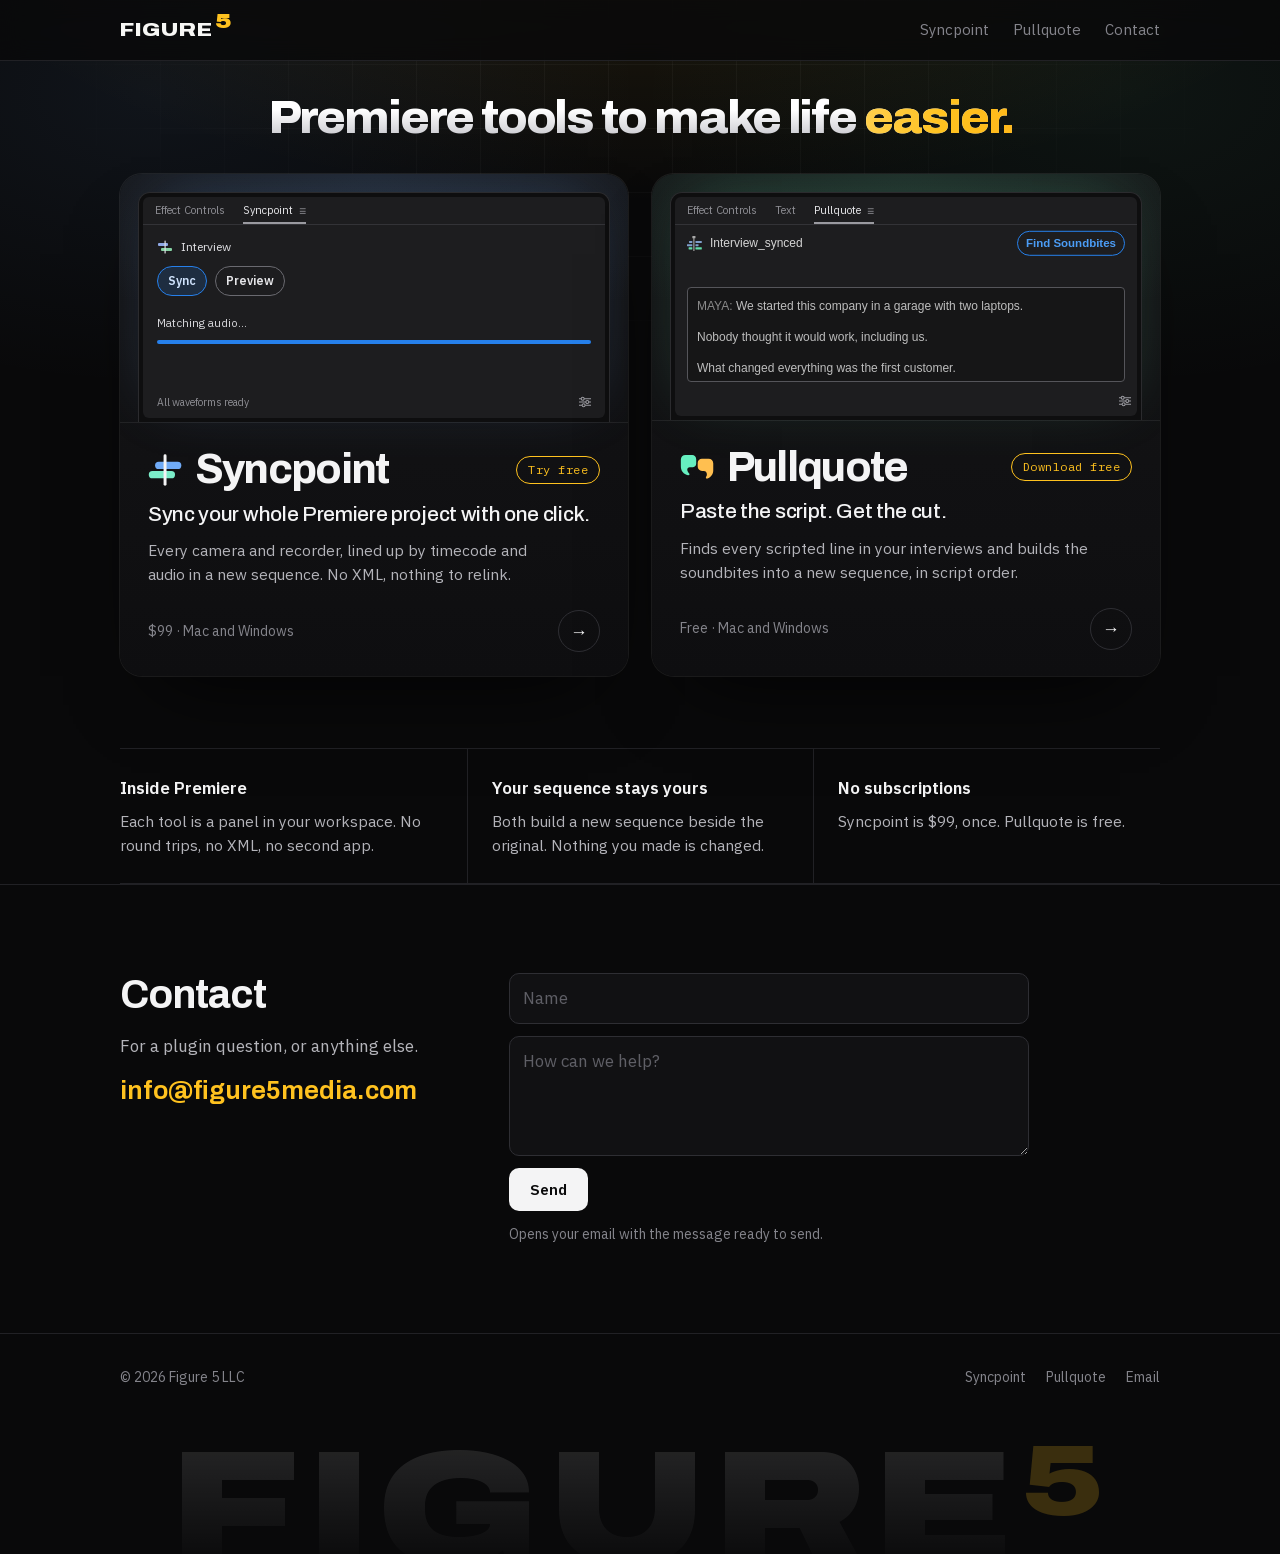
<file: index.html>
<!doctype html>
<html lang="en">
<head>
<meta charset="utf-8">
<meta name="viewport" content="width=device-width,initial-scale=1,viewport-fit=cover">
<title>Figure 5 · Premiere tools to make life easier</title>
<meta name="description" content="Syncpoint syncs a whole multicam shoot in one click. Pullquote turns a client's script into a cut. Plugins for Adobe Premiere from Figure 5.">
<link rel="canonical" href="https://figure5media.com/">
<meta property="og:type" content="website">
<meta property="og:url" content="https://figure5media.com/">
<meta property="og:title" content="Figure 5 · Premiere tools to make life easier">
<meta property="og:description" content="Sync a whole shoot in one click. Turn a client's script into a cut.">
<meta property="og:site_name" content="Figure 5">
<meta property="og:image" content="https://figure5media.com/og.png">
<meta property="og:image:width" content="1200">
<meta property="og:image:height" content="630">
<meta property="og:image:alt" content="Figure 5: Premiere tools to make life easier. Syncpoint and Pullquote.">
<meta name="twitter:card" content="summary_large_image">
<link rel="alternate" type="text/markdown" href="https://figure5media.com/index.md">
<!-- What search engines and AI assistants read about the maker and its tools, in their own terms. -->
<script type="application/ld+json">
{
  "@context": "https://schema.org",
  "@graph": [
    { "@type": "Organization", "@id": "https://figure5media.com/#org", "name": "Figure 5", "legalName": "Figure 5 LLC", "url": "https://figure5media.com/",
      "description": "Figure 5 makes plugins for Adobe Premiere (Syncpoint and Pullquote) and is a post-production studio in Los Angeles.", "email": "info@figure5media.com" },
    { "@type": "SoftwareApplication", "name": "Syncpoint", "url": "https://syncpoint.video/", "applicationCategory": "MultimediaApplication", "applicationSubCategory": "Video editing plugin",
      "description": "A plugin for Adobe Premiere that syncs a whole timeline of multicam footage in one press, by timecode and audio together.",
      "operatingSystem": "macOS, Windows", "offers": { "@type": "Offer", "price": "99", "priceCurrency": "USD" }, "publisher": { "@id": "https://figure5media.com/#org" } },
    { "@type": "SoftwareApplication", "name": "Pullquote", "url": "https://figure5media.com/pullquote", "applicationCategory": "MultimediaApplication", "applicationSubCategory": "Video editing plugin",
      "description": "A free plugin for Adobe Premiere that matches a pasted script to the sequence's transcript and builds the soundbites into a new sequence in script order.",
      "offers": { "@type": "Offer", "price": "0", "priceCurrency": "USD" }, "publisher": { "@id": "https://figure5media.com/#org" } }
  ]
}
</script>
<meta name="theme-color" content="#09090a">
<link rel="icon" href="favicon.ico">
<link rel="icon" type="image/png" sizes="32x32" href="favicon-32x32.png">
<link rel="apple-touch-icon" href="apple-touch-icon.png">
<link rel="preload" href="fonts/Archivo.woff2" as="font" type="font/woff2" crossorigin>
<link rel="stylesheet" href="site.css?v=20261124f">
<script>document.documentElement.className = "js";</script>
</head>
<body class="home">
<a class="skip" href="#main">Skip to content</a>

<header class="top">
  <div class="wrap">
    <a class="mark" href="./" aria-label="Figure 5, home">FIGURE<sup>5</sup></a>
    <nav class="links" aria-label="Main">
      <a href="https://syncpoint.video/">Syncpoint</a>
      <a href="pullquote.html">Pullquote</a>
      <a href="#contact">Contact</a>
    </nav>
  </div>
</header>

<main id="main">
  <div class="wrap intro">
    <h1 class="rise">Premiere tools to make life <em>easier.</em></h1>
  </div>

    <svg width="0" height="0" style="position:absolute" aria-hidden="true"><defs>
      <symbol id="i-lock" viewBox="0 0 12 12"><rect x="2.5" y="5.5" width="7" height="5" rx="1" fill="none" stroke="currentColor"/><path d="M4 5.5V4a2 2 0 0 1 4 0v1.5" fill="none" stroke="currentColor"/></symbol>
      <symbol id="i-eye" viewBox="0 0 12 12"><path d="M1 6s1.8-3.2 5-3.2S11 6 11 6 9.2 9.2 6 9.2 1 6 1 6z" fill="none" stroke="currentColor"/><circle cx="6" cy="6" r="1.5" fill="currentColor"/></symbol>
      <symbol id="i-film" viewBox="0 0 12 12"><rect x="1.5" y="3" width="7" height="6" rx="1" fill="none" stroke="currentColor"/><path d="M8.5 5.2 11 4v4L8.5 6.8" fill="none" stroke="currentColor"/></symbol>
      <symbol id="i-seq" viewBox="0 0 16 14"><rect x="1" y="3" width="10" height="3" rx="1" fill="#8fa9e6"/><rect x="4" y="8" width="11" height="3" rx="1" fill="#86d3a4"/><rect x="7.5" y="0.5" width="1.2" height="13" rx=".6" fill="#e0e0e4"/></symbol>
      <symbol id="i-sel" viewBox="0 0 12 12"><path d="M3 1.5v8.5l2.3-2.1 1.6 3.3 1.3-.6-1.6-3.2H9.5z" fill="currentColor"/></symbol>
      <symbol id="i-trk" viewBox="0 0 12 12"><path d="M1 3.5h6M1 8.5h6M7 1.5l3 2-3 2M7 6.5l3 2-3 2" fill="none" stroke="currentColor"/></symbol>
      <symbol id="i-razor" viewBox="0 0 12 12"><path d="M2 10 8.5 3.5M7 2l3 3-1.5 1.5-3-3z" fill="none" stroke="currentColor"/></symbol>
      <symbol id="i-pen" viewBox="0 0 12 12"><path d="M6 1.5 9.5 6 6 10.5 2.5 6z" fill="none" stroke="currentColor"/><circle cx="6" cy="6" r="1" fill="currentColor"/></symbol>
      <symbol id="i-hand" viewBox="0 0 12 12"><path d="M3.5 7V4a.8.8 0 0 1 1.6 0v2.5V2.8a.8.8 0 0 1 1.6 0v3.7V3.3a.8.8 0 0 1 1.6 0v4.2c0 1.8-1.2 3-2.9 3-1.2 0-1.9-.5-2.6-1.5L1.7 7.3a.8.8 0 0 1 1.3-.9z" fill="none" stroke="currentColor" stroke-width=".9"/></symbol>
      <symbol id="i-type" viewBox="0 0 12 12"><path d="M2.5 2.5h7M6 2.5v7.5" fill="none" stroke="currentColor" stroke-width="1.2"/></symbol>
      <symbol id="i-find" viewBox="0 0 12 12"><circle cx="5" cy="5" r="3" fill="none" stroke="currentColor"/><path d="M7.3 7.3 10 10" stroke="currentColor"/></symbol>
      <symbol id="i-folder" viewBox="0 0 12 12"><path d="M1.5 3h3l1 1h5v5.5h-9z" fill="none" stroke="currentColor"/></symbol>
      <symbol id="i-proj" viewBox="0 0 12 12"><rect x="1.5" y="2" width="9" height="8" rx="1" fill="none" stroke="currentColor"/><path d="M1.5 4.5h9" stroke="currentColor"/></symbol>
      <symbol id="i-sliders" viewBox="0 0 13 11"><g stroke="currentColor" stroke-width="1.1"><path d="M0 2h13M0 5.5h13M0 9h13"/></g><g fill="#1d1d1f" stroke="currentColor" stroke-width="1.1"><circle cx="4" cy="2" r="1.6"/><circle cx="9" cy="5.5" r="1.6"/><circle cx="5" cy="9" r="1.6"/></g></symbol>
      <symbol id="i-check" viewBox="0 0 14 14"><circle cx="7" cy="7" r="7" fill="#3fbf7f"/><path d="M4 7.2 6.1 9.2 10 5" fill="none" stroke="#0e0e0f" stroke-width="1.6"/></symbol>
    </defs></svg>


  <!-- One big card for each tool; the whole card is the link. Each shows the tool itself, drawn as Premiere
       draws it and playing by itself: Syncpoint's Timeline lining up, Pullquote's panel finding a script and
       then building its sequence. -->
  <section class="wrap cards" aria-label="Tools">
    <!-- Each card is a whole-card link to the tool's page, and its pill downloads the tool in one click, for people who already know they want it. -->
    <div class="card rise" style="--glow: 112, 171, 247">
      <a class="card-link" href="https://syncpoint.video/" aria-label="Syncpoint"></a>
      <div class="shot">
    <div class="demo mini flip" id="spMini" data-stage="before" aria-hidden="true">
      <div class="pn sp card-panel" aria-hidden="true">
        <div class="ptabs"><span>Effect Controls</span><span class="on">Syncpoint <i class="hb">≡</i></span></div>
        <div class="sp-seq"><svg width="16" height="14"><use href="#i-seq"/></svg><span>Interview</span></div>
        <div class="sp-btns"><span class="sp-btn sync">Sync</span><span class="sp-btn">Preview</span></div>
        <div class="sp-main">
          <div class="sp-state s-before"><b>Drop clips in the timeline, then press Sync.</b>Creates a new sequence · original unchanged</div>
          <div class="sp-state s-running"><p>Matching audio…</p><div class="bar"><i></i></div></div>
          <div class="sp-state s-done">
            <p class="ans"><svg width="14" height="14"><use href="#i-check"/></svg>Synced in 8 s</p>
            <p class="sub">New sequence created · original unchanged</p>
            <p class="det"><i class="tri"></i>Details</p>
            <p class="drow">9 clips in place</p>
            <p class="drow">1 clip at the end <i class="tri r"></i></p>
            <p class="drow">3 groups sync together · 9 clips <i class="tri r"></i></p>
          </div>
        </div>
        <div class="sp-foot"><span>All waveforms ready</span><svg width="13" height="11" class="ic"><use href="#i-sliders"/></svg></div>
      </div>
      <div class="pn tlp" aria-hidden="true">
        <div class="ptabs"><span class="ttab orig on"><i class="lb g"></i>Interview <i class="hb">≡</i></span><span class="ttab syn on"><i class="lb g"></i>Interview_synced <i class="hb">≡</i></span></div>
        <div class="tlg">
          <div class="tl-tools">
            <svg class="on"><use href="#i-sel"/></svg><svg><use href="#i-trk"/></svg><svg><use href="#i-razor"/></svg><svg><use href="#i-pen"/></svg><svg><use href="#i-hand"/></svg><svg><use href="#i-type"/></svg>
          </div>
          <div class="tcbox"><span class="tc" data-a="00:00:00:00" data-b="00:45:36:12">00:00:00:00</span></div>
          <div class="ruler">
            <span class="tick" style="left:0%">00:00:00:00</span>
            <span class="tick" style="left:25%">00:30:00:00</span>
            <span class="tick" style="left:50%">01:00:00:00</span>
            <span class="tick" style="left:75%">01:30:00:00</span>
            <div class="mk ok" style="left:3%"><span>SYNCED</span></div>
            <div class="mk bad" style="left:88%"><span>UNSYNCED</span></div>
            <i class="minor"></i><i class="ticks"></i>
            <i class="phead"></i>
          </div>
          <div class="heads">
            <div class="th"><span class="patch"></span><svg class="ic"><use href="#i-lock"/></svg><span class="tgt">V2</span><svg class="ic"><use href="#i-film"/></svg><svg class="ic"><use href="#i-eye"/></svg></div>
            <div class="th"><span class="patch on">V1</span><svg class="ic"><use href="#i-lock"/></svg><span class="tgt on">V1</span><svg class="ic"><use href="#i-film"/></svg><svg class="ic"><use href="#i-eye"/></svg></div>
            <div class="th"><span class="patch on">A1</span><svg class="ic"><use href="#i-lock"/></svg><span class="tgt on">A1</span><span class="ms">M</span><span class="ms">S</span></div>
            <div class="th"><span class="patch"></span><svg class="ic"><use href="#i-lock"/></svg><span class="tgt on">A2</span><span class="ms">M</span><span class="ms">S</span></div>
          </div>
          <div class="lane">
            <div class="rowline" style="top:calc(var(--rowH) - 1px)"></div>
            <div class="rowline" style="top:calc(2 * var(--rowH) - 1px)"></div>
            <div class="rowline" style="top:calc(3 * var(--rowH) - 1px)"></div>
            <!-- before: the editor's clips end to end, each camera's sound under it, the recorder's files after;
                 after: each camera on its own track over the recorder, camera sound replaced, the drone at the end -->
            <div class="clip v" style="--xb:48;  --rb:1; --xa:5;  --ra:0; --w:12; --d:0ms">B Cam 01.mov</div>
            <div class="clip v" style="--xb:0;   --rb:1; --xa:4;  --ra:1; --w:16; --d:40ms">A Cam 01.mov</div>
            <div class="clip v" style="--xb:60;  --rb:1; --xa:31; --ra:0; --w:9;  --d:80ms">B Cam 02.mov</div>
            <div class="clip v" style="--xb:16;  --rb:1; --xa:30; --ra:1; --w:14; --d:120ms">A Cam 02.mov</div>
            <div class="clip v x" style="--xb:80;  --rb:1; --xa:88; --ra:1; --w:7; --d:160ms">Drone 01.mp4</div>
            <div class="clip v" style="--xb:30;  --rb:1; --xa:56; --ra:1; --w:18; --d:200ms">A Cam 03.mov</div>
            <div class="clip v" style="--xb:69;  --rb:1; --xa:58; --ra:0; --w:11; --d:240ms">B Cam 03.mov</div>
            <div class="clip au ca" style="--xb:48;  --rb:2; --xa:5;  --ra:2; --w:12; --d:0ms"></div>
            <div class="clip au ca" style="--xb:0;   --rb:2; --xa:4;  --ra:2; --w:16; --d:40ms"></div>
            <div class="clip au ca" style="--xb:60;  --rb:2; --xa:31; --ra:2; --w:9;  --d:80ms"></div>
            <div class="clip au ca" style="--xb:16;  --rb:2; --xa:30; --ra:2; --w:14; --d:120ms"></div>
            <div class="clip au ca" style="--xb:30;  --rb:2; --xa:56; --ra:2; --w:18; --d:200ms"></div>
            <div class="clip au ca" style="--xb:69;  --rb:2; --xa:58; --ra:2; --w:11; --d:240ms"></div>
            <div class="clip au" style="--xb:0;  --rb:3; --xa:3;  --ra:2; --w:19; --d:300ms">Zoom 01.wav</div>
            <div class="clip au" style="--xb:19; --rb:3; --xa:29; --ra:2; --w:21; --d:340ms">Zoom 02.wav</div>
            <div class="clip au" style="--xb:40; --rb:3; --xa:54; --ra:2; --w:26; --d:380ms">Zoom 03.wav</div>
            <div class="playhead"></div>
          </div>
          <div class="zoombar"><i></i></div>
        </div>
      </div>
    </div>
      </div>
      <div class="card-text">
        <div class="card-top">
          <h2><svg viewBox="3 3 26 26" aria-hidden="true">
            <rect x="8.4" y="9.75" width="20" height="5.5" rx="2.75" fill="var(--blue)"/>
            <rect x="3.6" y="16.75" width="20" height="5.5" rx="2.75" fill="var(--mint)"/>
            <rect x="14.875" y="4" width="2.25" height="24" rx="1.125" fill="var(--text-strong)"/>
          </svg>Syncpoint</h2>
          <a class="pill dl" href="https://syncpoint.video/download">Try free</a>
        </div>
        <p class="tagline">Sync your whole Premiere project with one click.</p>
        <p class="what">Every camera and recorder, lined up by timecode and audio in a new sequence. No XML, nothing to relink.</p>
        <div class="card-foot"><span class="fine">$99 · Mac and Windows</span><span class="go" aria-hidden="true"></span></div>
      </div>
    </div>

    <div class="card rise" style="--glow: 98, 219, 168">
      <a class="card-link" href="pullquote.html" aria-label="Pullquote"></a>
      <div class="shot">
    <div class="demo mini flip" id="pqMini" data-stage="empty" aria-hidden="true">
      <div class="pn card-panel">
        <div class="ptabs"><span>Effect Controls</span><span>Text</span><span class="on">Pullquote <i class="hb">≡</i></span></div>
        <div class="pq-body">
          <div class="pq-brand"><svg width="15" height="15" viewBox="0 0 16 16"><rect x="2.2" y="5.3" width="3.5" height="2.1" rx="0.4" fill="#7F9ECC"/><rect x="9" y="5.3" width="6.8" height="2.1" rx="0.4" fill="#7F9ECC"/><rect x="0" y="8.7" width="5.7" height="2.1" rx="0.4" fill="#7F9ECC"/><rect x="9" y="8.7" width="3.3" height="2.1" rx="0.4" fill="#7F9ECC"/><rect x="1.7" y="12.1" width="4" height="2.2" rx="0.4" fill="#62DBA8"/><rect x="9" y="12.1" width="6.8" height="2.2" rx="0.4" fill="#62DBA8"/><rect x="5.7" y="0" width="3.3" height="2.4" rx="0.4" fill="#A8A8A8"/><rect x="6.75" y="1.5" width="1.2" height="14.5" fill="#A8A8A8"/></svg><span class="pq-name">Interview_synced</span><span class="pq-find"><svg class="ic"><use href="#i-find"/></svg>Search</span><span class="pq-back">Back to Script</span><span class="pq-edit">New Script</span><span class="pq-go">Find Soundbites</span></div>
          <div class="pq-meter"><i></i></div>
          <div class="pq-main">
            <div class="pq-sum"><span class="pq-count"><span class="lg"><i class="sw found"></i>2 found</span><span class="lg"><i class="sw check"></i>1 to check</span></span><span class="pq-building">Building · passage 2 of 3</span><span class="pq-links"><span class="pq-link">+ Add soundbite</span><span class="pq-link">Original script</span></span></div>

            <div class="pq-doc">
            <div class="pq-box">Paste the script here</div>
            <div class="blk" style="--d:0ms"><span class="said">MAYA: </span><span class="ig">···</span> We started this company in a garage with two laptops.</div>
            <div class="blk check" style="--d:150ms"><span class="pct">Check</span>Nobody thought it would work, including us.</div>
            <div class="blk" style="--d:300ms">What changed everything was the first customer.</div>
            </div>
            <div class="pq-done"><div class="pd-top"><svg width="14" height="14" viewBox="0 0 14 14"><circle cx="7" cy="7" r="7" fill="#3FBF7F"/><path d="M4 7.2L6.1 9.2L10 5" stroke="#16181A" stroke-width="1.6" fill="none"/></svg><div><div class="pd-t">Sequence created</div><div class="pd-n">Interview_synced – Script 1</div></div></div><div class="pd-stats"><div><b>3</b><span>soundbites</span></div><div><b>96%</b><span>accuracy</span></div><div><b>0</b><span>not found</span></div></div></div>
          </div>
          <div class="pq-foot"><span class="pq-sp">Need to sync cameras and audio? <i>Syncpoint</i> does it in one click.</span><span class="showig">Show hidden</span><span class="grow"></span><span class="sp-btn build">Build Sequence</span><svg width="13" height="11" class="ic"><use href="#i-sliders"/></svg></div>
        </div>
      </div>
      <div class="pn tlp" aria-hidden="true">
        <div class="ptabs"><span class="ttab orig on"><i class="lb g"></i>Interview_synced <i class="hb">≡</i></span><span class="ttab syn on"><i class="lb g"></i>Interview_synced – Script 1 <i class="hb">≡</i></span></div>
        <div class="tlg">
          <div class="tl-tools">
            <svg class="on"><use href="#i-sel"/></svg><svg><use href="#i-trk"/></svg><svg><use href="#i-razor"/></svg><svg><use href="#i-pen"/></svg><svg><use href="#i-hand"/></svg><svg><use href="#i-type"/></svg>
          </div>
          <div class="tcbox"><span class="tc" data-a="00:00:00:00" data-b="00:00:00:00">00:00:00:00</span></div>
          <div class="ruler">
            <span class="tick" style="left:0%" data-a="00:00:00:00" data-b="00:00:00:00">00:00:00:00</span>
            <span class="tick" style="left:25%" data-a="00:22:30:00" data-b="00:00:30:00">00:22:30:00</span>
            <span class="tick" style="left:50%" data-a="00:45:00:00" data-b="00:01:00:00">00:45:00:00</span>
            <span class="tick" style="left:75%" data-a="01:07:30:00" data-b="00:01:30:00">01:07:30:00</span>
            <i class="minor"></i><i class="ticks"></i>
            <i class="phead"></i>
          </div>
          <div class="heads">
            <div class="th"><span class="patch"></span><svg class="ic"><use href="#i-lock"/></svg><span class="tgt">V2</span><svg class="ic"><use href="#i-film"/></svg><svg class="ic"><use href="#i-eye"/></svg></div>
            <div class="th"><span class="patch on">V1</span><svg class="ic"><use href="#i-lock"/></svg><span class="tgt on">V1</span><svg class="ic"><use href="#i-film"/></svg><svg class="ic"><use href="#i-eye"/></svg></div>
            <div class="th"><span class="patch on">A1</span><svg class="ic"><use href="#i-lock"/></svg><span class="tgt on">A1</span><span class="ms">M</span><span class="ms">S</span></div>
            <div class="th"><span class="patch"></span><svg class="ic"><use href="#i-lock"/></svg><span class="tgt on">A2</span><span class="ms">M</span><span class="ms">S</span></div>
          </div>
          <div class="lane">
            <div class="rowline" style="top:calc(var(--rowH) - 1px)"></div>
            <div class="rowline" style="top:calc(2 * var(--rowH) - 1px)"></div>
            <div class="rowline" style="top:calc(3 * var(--rowH) - 1px)"></div>
            <!-- before: the synced interview, both cameras over the recorder; after: the soundbites the script
                 asks for, each with both cameras and the recorder, closed up in script order -->
            <div class="clip v src" style="--xb:3; --rb:0; --xa:3; --w:92">B Cam 01.mov</div>
            <div class="clip v src" style="--xb:2; --rb:1; --xa:2; --w:94">A Cam 01.mov</div>
            <div class="clip au src" style="--xb:2; --rb:2; --xa:2; --w:95">Zoom 01.wav</div>
            <div class="clip v seg" style="--xb:52; --rb:0; --xa:2; --w:13; --d:0ms">B Cam 01.mov</div>
            <div class="clip v seg" style="--xb:52; --rb:1; --xa:2; --w:13; --d:0ms">A Cam 01.mov</div>
            <div class="clip au seg" style="--xb:52; --rb:2; --xa:2; --w:13; --d:0ms">Zoom 01.wav</div>
            <div class="clip v seg" style="--xb:14; --rb:0; --xa:15; --w:10; --d:70ms">B Cam 01.mov</div>
            <div class="clip v seg" style="--xb:14; --rb:1; --xa:15; --w:10; --d:70ms">A Cam 01.mov</div>
            <div class="clip au seg" style="--xb:14; --rb:2; --xa:15; --w:10; --d:70ms">Zoom 01.wav</div>
            <div class="clip v seg" style="--xb:74; --rb:0; --xa:25; --w:11; --d:140ms">B Cam 01.mov</div>
            <div class="clip v seg" style="--xb:74; --rb:1; --xa:25; --w:11; --d:140ms">A Cam 01.mov</div>
            <div class="clip au seg" style="--xb:74; --rb:2; --xa:25; --w:11; --d:140ms">Zoom 01.wav</div>
            <div class="playhead"></div>
          </div>
          <div class="zoombar"><i></i></div>
        </div>
      </div>
    </div>
      </div>
      <div class="card-text">
        <div class="card-top">
          <h2><svg viewBox="53 55 320 320" aria-hidden="true"><path fill="#66EFC0" d="M104 103 H167 C189 103 205 120 205 142 V182 C205 202 193 216 175 216 H143 C130 216 121 226 121 239 C121 253 128 265 139 276 C147 284 139 295 128 292 C86 281 61 250 61 209 V147 C61 121 79 103 104 103 Z"/><path fill="#FFBF50" d="M259 137 H321 C347 137 365 155 365 181 V248 C365 281 345 310 311 323 C300 327 291 316 298 307 C309 293 305 278 302 269 C299 259 291 251 278 251 H260 C236 251 219 233 219 210 V178 C219 154 236 137 259 137 Z"/></svg>Pullquote</h2>
          <a class="pill dl" href="/downloads/Pullquote.ccx" download="Pullquote.ccx">Download free</a>
        </div>
        <p class="tagline">Paste the script. Get the cut.</p>
        <p class="what">Finds every scripted line in your interviews and builds the soundbites into a new sequence, in script order.</p>
        <div class="card-foot"><span class="fine">Free · Mac and Windows</span><span class="go" aria-hidden="true"></span></div>
      </div>
    </div>
  </section>

  <div class="wrap">
    <div class="promises reveal">
      <div><b>Inside Premiere</b><span>Each tool is a panel in your workspace. No round trips, no XML, no second app.</span></div>
      <div><b>Your sequence stays yours</b><span>Both build a new sequence beside the original. Nothing you made is changed.</span></div>
      <div><b>No subscriptions</b><span>Syncpoint is $99, once. Pullquote is free.</span></div>
    </div>
  </div>

  <section id="contact" class="band">
    <div class="wrap split reveal">
      <div class="stack">
        <h2>Contact</h2>
        <p>For a plugin question, or anything else.</p>
        <a class="email" href="mailto:info@figure5media.com">info@figure5media.com</a>
      </div>
      <form id="contactForm">
        <input type="text" name="name" placeholder="Name" aria-label="Name" required>
        <textarea name="message" placeholder="How can we help?" aria-label="Message" required></textarea>
        <button class="btn solid" type="submit">Send</button>
        <p class="fine">Opens your email with the message ready to send.</p>
      </form>
    </div>
  </section>
</main>

<footer class="big">
  <div class="wrap">
    <p>© 2026 Figure 5 LLC</p>
    <nav aria-label="Footer">
      <a href="https://syncpoint.video/">Syncpoint</a>
      <a href="pullquote.html">Pullquote</a>
      <a href="mailto:info@figure5media.com">Email</a>
    </nav>
  </div>
  <div class="watermark" aria-hidden="true">FIGURE<sup>5</sup></div>
</footer>

<script src="demos.js?v=20261124f"></script>
<script>
  /* The contact form. The site is plain files on GitHub Pages, with nothing behind it to receive a form, so Send
     opens the visitor's own email with the message written and addressed. (The old site's form was marked up
     for Netlify, which this site was never on: it sent nothing.) */
  var f = document.getElementById("contactForm");
  f.addEventListener("submit", function (e) {
    e.preventDefault();
    var name = f.elements.name.value.trim(), msg = f.elements.message.value.trim();
    location.href = "mailto:info@figure5media.com?subject=" + encodeURIComponent("From " + name + ", via figure5media.com") + "&body=" + encodeURIComponent(msg + "\n\n" + name);
  });
</script>
</body>
</html>
</file>
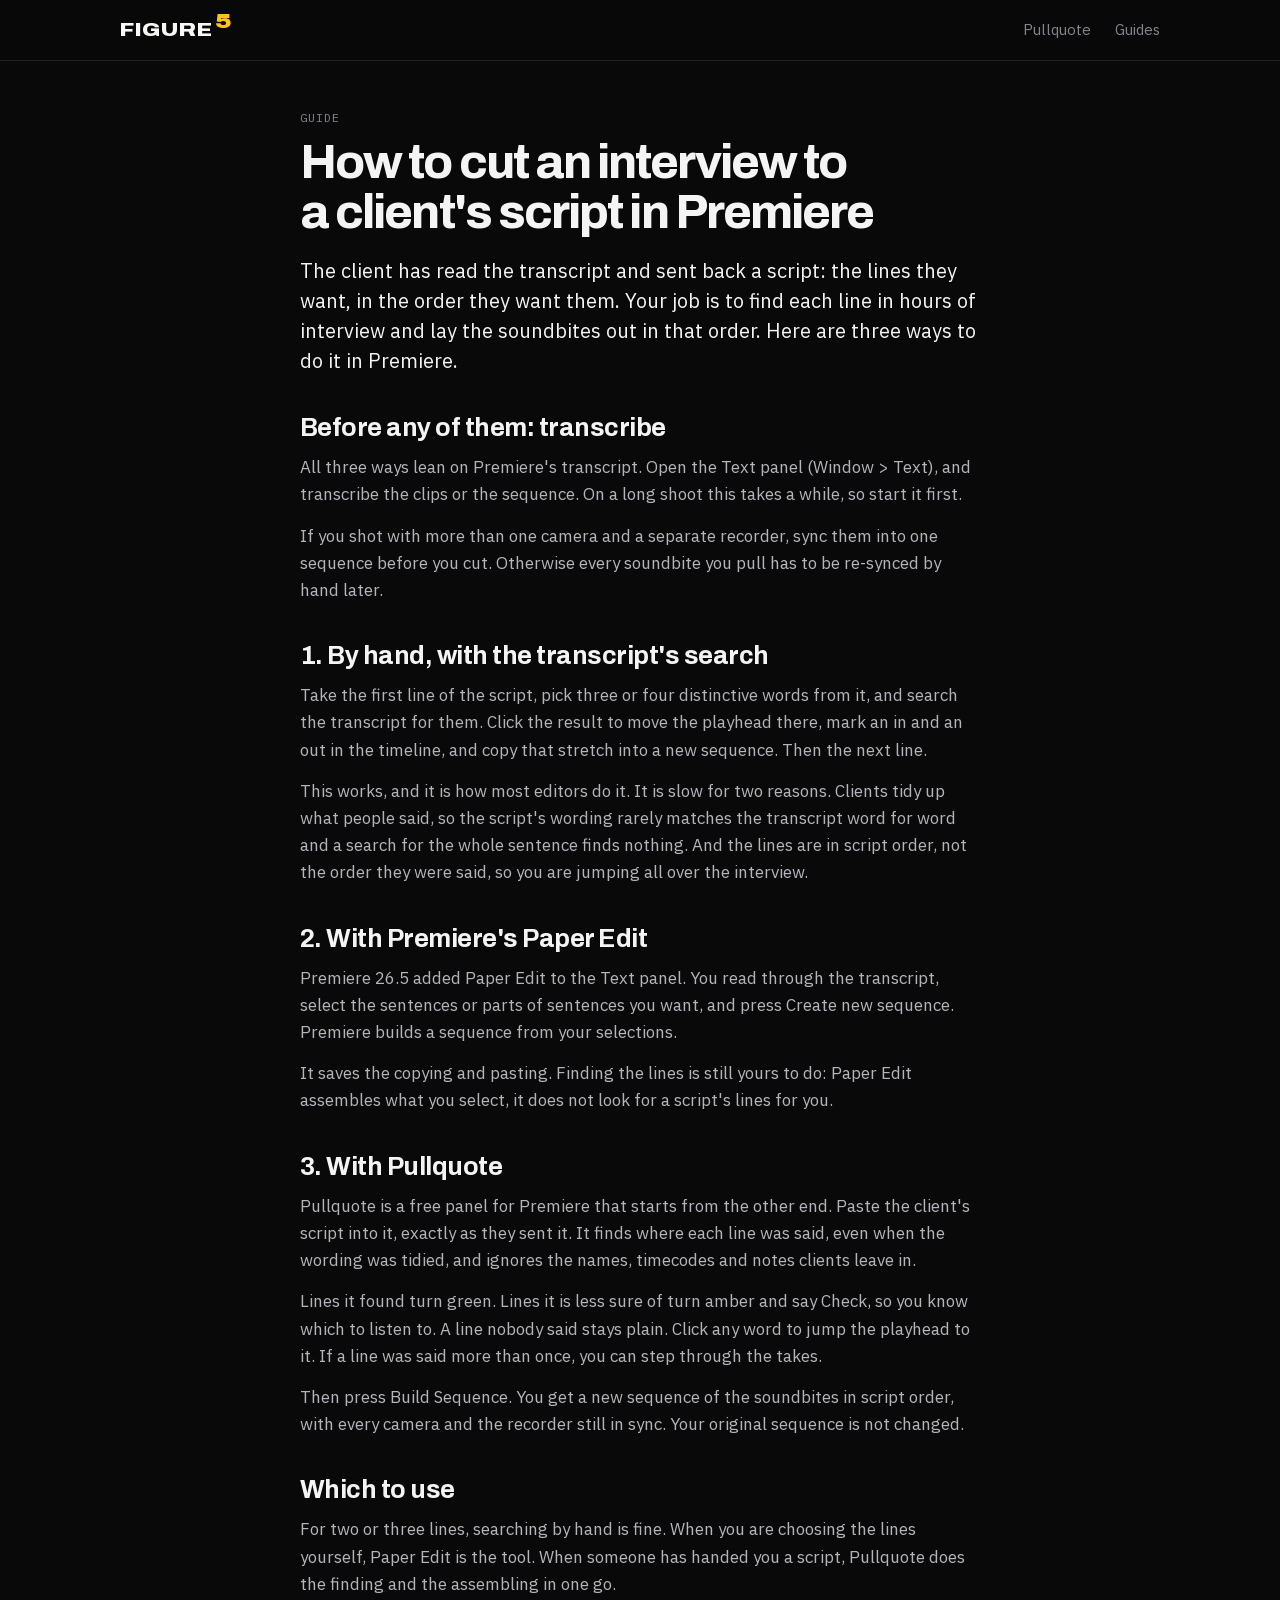
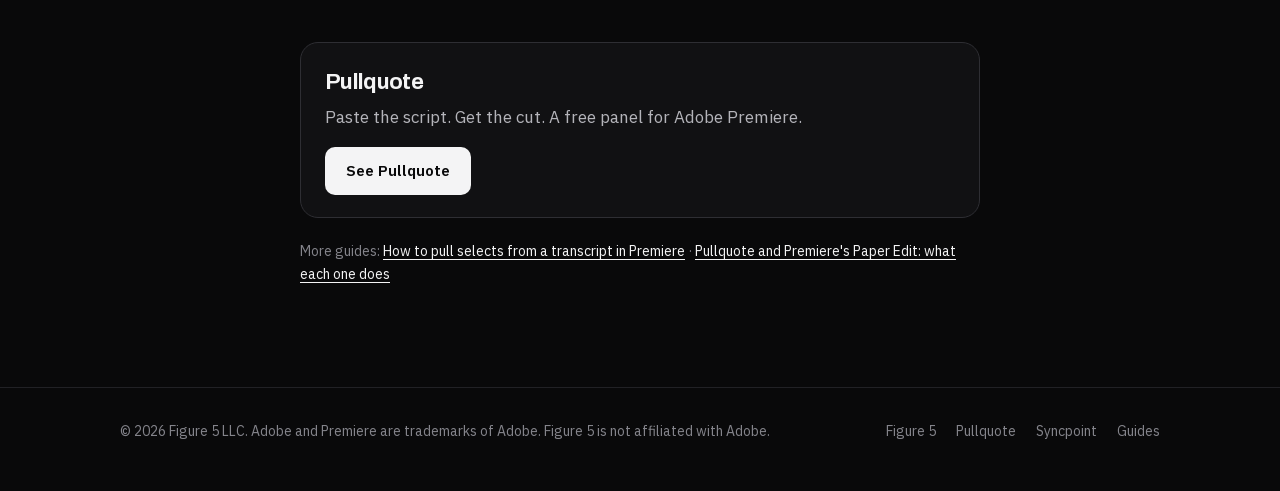
<file: cut-interview-to-script-premiere.html>
<!doctype html>
<html lang="en">
<head>
<meta charset="utf-8">
<meta name="viewport" content="width=device-width,initial-scale=1,viewport-fit=cover">
<title>How to cut an interview to a client&#x27;s script in Premiere · Figure 5</title>
<meta name="description" content="The client sends a script of the lines they want. Three ways to find those lines in your interview footage and build the cut in Premiere, from slowest to fastest.">
<link rel="canonical" href="https://figure5media.com/cut-interview-to-script-premiere">
<meta property="og:type" content="article">
<meta property="og:url" content="https://figure5media.com/cut-interview-to-script-premiere">
<meta property="og:title" content="How to cut an interview to a client&#x27;s script in Premiere">
<meta property="og:description" content="The client sends a script of the lines they want. Three ways to find those lines in your interview footage and build the cut in Premiere, from slowest to fastest.">
<meta property="og:site_name" content="Figure 5">
<meta property="og:image" content="https://figure5media.com/og-pullquote.png">
<meta property="og:image:width" content="1200">
<meta property="og:image:height" content="630">
<meta name="twitter:card" content="summary_large_image">
<meta name="theme-color" content="#09090a">
<link rel="alternate" type="text/markdown" href="https://figure5media.com/cut-interview-to-script-premiere.md">
<link rel="icon" href="favicon.ico">
<link rel="icon" type="image/png" sizes="32x32" href="favicon-32x32.png">
<link rel="apple-touch-icon" href="apple-touch-icon.png">
<link rel="preload" href="fonts/Archivo.woff2" as="font" type="font/woff2" crossorigin>
<link rel="stylesheet" href="site.css">
<script type="application/ld+json">
{
  "@context": "https://schema.org",
  "@type": "Article",
  "headline": "How to cut an interview to a client's script in Premiere",
  "description": "The client sends a script of the lines they want. Three ways to find those lines in your interview footage and build the cut in Premiere, from slowest to fastest.",
  "datePublished": "2026-11-21",
  "dateModified": "2026-11-21",
  "mainEntityOfPage": "https://figure5media.com/cut-interview-to-script-premiere",
  "author": {
    "@type": "Organization",
    "name": "Figure 5",
    "url": "https://figure5media.com/"
  },
  "publisher": {
    "@type": "Organization",
    "name": "Figure 5 LLC",
    "url": "https://figure5media.com/"
  },
  "about": {
    "@type": "SoftwareApplication",
    "name": "Pullquote",
    "url": "https://figure5media.com/pullquote"
  }
}
</script>
</head>
<body class="guide">
<a class="skip" href="#main">Skip to content</a>
<header class="top">
  <div class="wrap">
    <a class="mark" href="./" aria-label="Figure 5, home">FIGURE<sup>5</sup></a>
    <nav class="links" aria-label="Main">
      <a href="pullquote.html">Pullquote</a>
      <a href="guides.html">Guides</a>
    </nav>
  </div>
</header>
<main id="main" class="wrap article">

  <p class="label">Guide</p>
  <h1>How to cut an interview to a client&#x27;s script in Premiere</h1>
  <p class="lede">The client has read the transcript and sent back a script: the lines they want, in the order they want them. Your job is to find each line in hours of interview and lay the soundbites out in that order. Here are three ways to do it in Premiere.</p>
  <h2>Before any of them: transcribe</h2>
  <p>All three ways lean on Premiere&#x27;s transcript. Open the Text panel (Window &gt; Text), and transcribe the clips or the sequence. On a long shoot this takes a while, so start it first.</p>
  <p>If you shot with more than one camera and a separate recorder, sync them into one sequence before you cut. Otherwise every soundbite you pull has to be re-synced by hand later.</p>
  <h2>1. By hand, with the transcript&#x27;s search</h2>
  <p>Take the first line of the script, pick three or four distinctive words from it, and search the transcript for them. Click the result to move the playhead there, mark an in and an out in the timeline, and copy that stretch into a new sequence. Then the next line.</p>
  <p>This works, and it is how most editors do it. It is slow for two reasons. Clients tidy up what people said, so the script&#x27;s wording rarely matches the transcript word for word and a search for the whole sentence finds nothing. And the lines are in script order, not the order they were said, so you are jumping all over the interview.</p>
  <h2>2. With Premiere&#x27;s Paper Edit</h2>
  <p>Premiere 26.5 added Paper Edit to the Text panel. You read through the transcript, select the sentences or parts of sentences you want, and press Create new sequence. Premiere builds a sequence from your selections.</p>
  <p>It saves the copying and pasting. Finding the lines is still yours to do: Paper Edit assembles what you select, it does not look for a script&#x27;s lines for you.</p>
  <h2>3. With Pullquote</h2>
  <p>Pullquote is a free panel for Premiere that starts from the other end. Paste the client&#x27;s script into it, exactly as they sent it. It finds where each line was said, even when the wording was tidied, and ignores the names, timecodes and notes clients leave in.</p>
  <p>Lines it found turn green. Lines it is less sure of turn amber and say Check, so you know which to listen to. A line nobody said stays plain. Click any word to jump the playhead to it. If a line was said more than once, you can step through the takes.</p>
  <p>Then press Build Sequence. You get a new sequence of the soundbites in script order, with every camera and the recorder still in sync. Your original sequence is not changed.</p>
  <h2>Which to use</h2>
  <p>For two or three lines, searching by hand is fine. When you are choosing the lines yourself, Paper Edit is the tool. When someone has handed you a script, Pullquote does the finding and the assembling in one go.</p>
  <aside class="guide-cta">
    <div><b>Pullquote</b><span>Paste the script. Get the cut. A free panel for Adobe Premiere.</span></div>
    <a class="btn solid" href="pullquote.html">See Pullquote</a>
  </aside>
  <p class="fine">More guides: <a href="pull-selects-from-transcript-premiere.html">How to pull selects from a transcript in Premiere</a> · <a href="pullquote-vs-paper-edit.html">Pullquote and Premiere&#x27;s Paper Edit: what each one does</a></p>
</main>
<footer>
  <div class="wrap">
    <p>© 2026 Figure 5 LLC. Adobe and Premiere are trademarks of Adobe. Figure 5 is not affiliated with Adobe.</p>
    <nav aria-label="Footer">
      <a href="./">Figure 5</a>
      <a href="pullquote.html">Pullquote</a>
      <a href="https://syncpoint.video/">Syncpoint</a>
      <a href="guides.html">Guides</a>
    </nav>
  </div>
</footer>
</body>
</html>
</file>
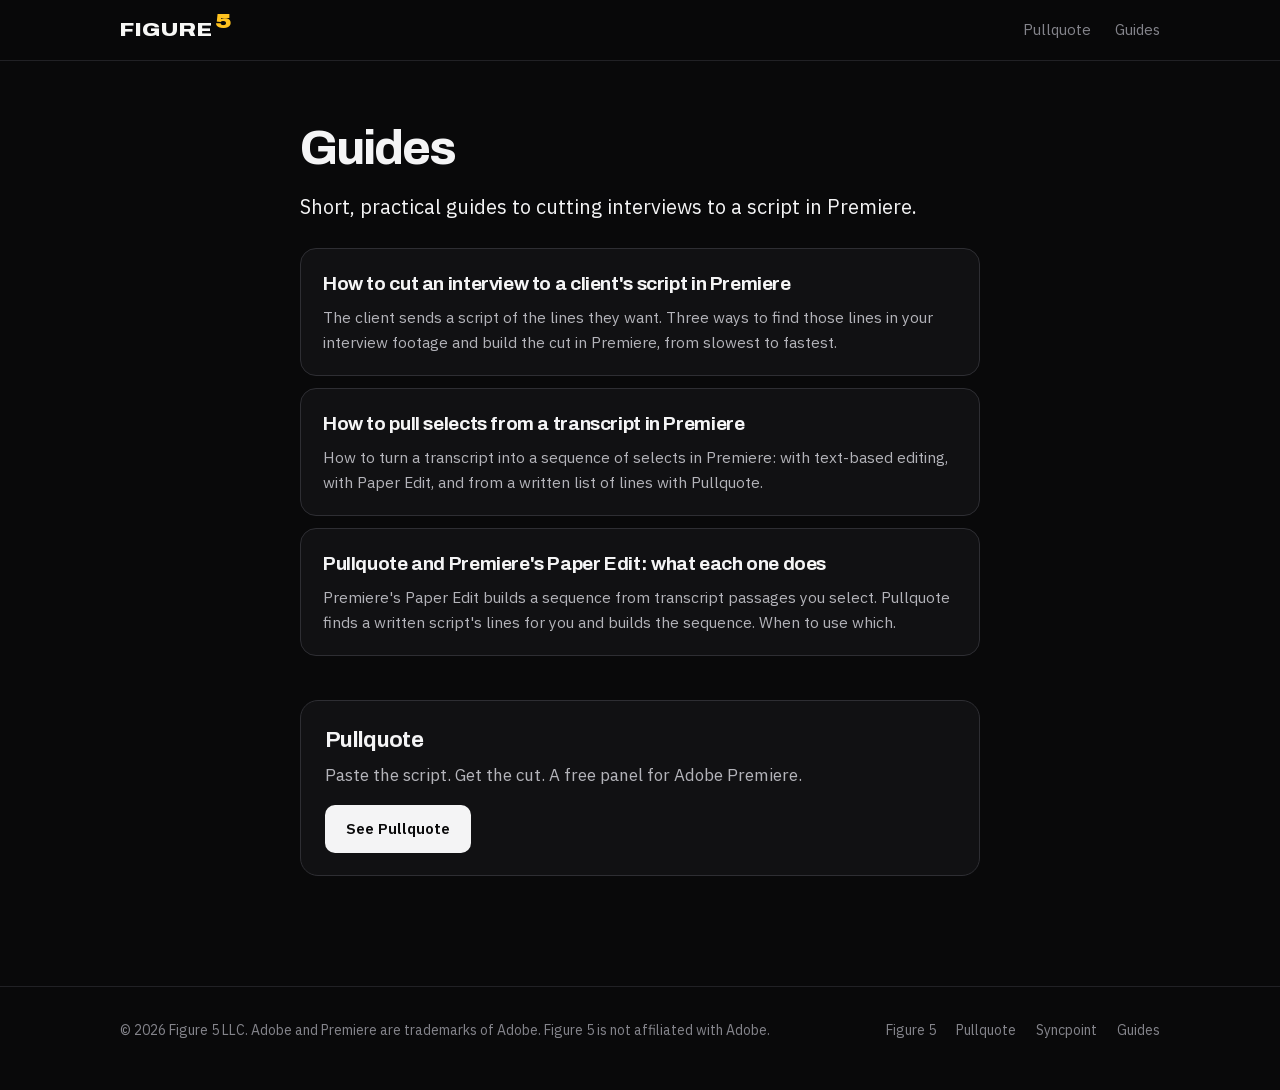
<file: guides.html>
<!doctype html>
<html lang="en">
<head>
<meta charset="utf-8">
<meta name="viewport" content="width=device-width,initial-scale=1,viewport-fit=cover">
<title>Guides: cutting interviews to a script in Premiere · Figure 5</title>
<meta name="description" content="Short, practical guides to finding a script's lines in interview footage and building the cut in Adobe Premiere.">
<link rel="canonical" href="https://figure5media.com/guides">
<meta property="og:type" content="article">
<meta property="og:url" content="https://figure5media.com/guides">
<meta property="og:title" content="Guides: cutting interviews to a script in Premiere">
<meta property="og:description" content="Short, practical guides to finding a script's lines in interview footage and building the cut in Adobe Premiere.">
<meta property="og:site_name" content="Figure 5">
<meta property="og:image" content="https://figure5media.com/og-pullquote.png">
<meta property="og:image:width" content="1200">
<meta property="og:image:height" content="630">
<meta name="twitter:card" content="summary_large_image">
<meta name="theme-color" content="#09090a">
<link rel="alternate" type="text/markdown" href="https://figure5media.com/guides.md">
<link rel="icon" href="favicon.ico">
<link rel="icon" type="image/png" sizes="32x32" href="favicon-32x32.png">
<link rel="apple-touch-icon" href="apple-touch-icon.png">
<link rel="preload" href="fonts/Archivo.woff2" as="font" type="font/woff2" crossorigin>
<link rel="stylesheet" href="site.css">
<script type="application/ld+json">
{
  "@context": "https://schema.org",
  "@type": "CollectionPage",
  "name": "Guides to cutting interviews in Premiere",
  "url": "https://figure5media.com/guides",
  "hasPart": [
    {
      "@type": "Article",
      "headline": "How to cut an interview to a client's script in Premiere",
      "url": "https://figure5media.com/cut-interview-to-script-premiere"
    },
    {
      "@type": "Article",
      "headline": "How to pull selects from a transcript in Premiere",
      "url": "https://figure5media.com/pull-selects-from-transcript-premiere"
    },
    {
      "@type": "Article",
      "headline": "Pullquote and Premiere's Paper Edit: what each one does",
      "url": "https://figure5media.com/pullquote-vs-paper-edit"
    }
  ]
}
</script>
</head>
<body class="guide">
<a class="skip" href="#main">Skip to content</a>
<header class="top">
  <div class="wrap">
    <a class="mark" href="./" aria-label="Figure 5, home">FIGURE<sup>5</sup></a>
    <nav class="links" aria-label="Main">
      <a href="pullquote.html">Pullquote</a>
      <a href="guides.html">Guides</a>
    </nav>
  </div>
</header>
<main id="main" class="wrap article">

  <h1>Guides</h1>
  <p class="lede">Short, practical guides to cutting interviews to a script in Premiere.</p>
  <ul class="guide-list">
    <li><a href="cut-interview-to-script-premiere.html"><b>How to cut an interview to a client&#x27;s script in Premiere</b><span>The client sends a script of the lines they want. Three ways to find those lines in your interview footage and build the cut in Premiere, from slowest to fastest.</span></a></li>
    <li><a href="pull-selects-from-transcript-premiere.html"><b>How to pull selects from a transcript in Premiere</b><span>How to turn a transcript into a sequence of selects in Premiere: with text-based editing, with Paper Edit, and from a written list of lines with Pullquote.</span></a></li>
    <li><a href="pullquote-vs-paper-edit.html"><b>Pullquote and Premiere&#x27;s Paper Edit: what each one does</b><span>Premiere&#x27;s Paper Edit builds a sequence from transcript passages you select. Pullquote finds a written script&#x27;s lines for you and builds the sequence. When to use which.</span></a></li>
  </ul>
  <aside class="guide-cta">
    <div><b>Pullquote</b><span>Paste the script. Get the cut. A free panel for Adobe Premiere.</span></div>
    <a class="btn solid" href="pullquote.html">See Pullquote</a>
  </aside>
</main>
<footer>
  <div class="wrap">
    <p>© 2026 Figure 5 LLC. Adobe and Premiere are trademarks of Adobe. Figure 5 is not affiliated with Adobe.</p>
    <nav aria-label="Footer">
      <a href="./">Figure 5</a>
      <a href="pullquote.html">Pullquote</a>
      <a href="https://syncpoint.video/">Syncpoint</a>
      <a href="guides.html">Guides</a>
    </nav>
  </div>
</footer>
</body>
</html>
</file>
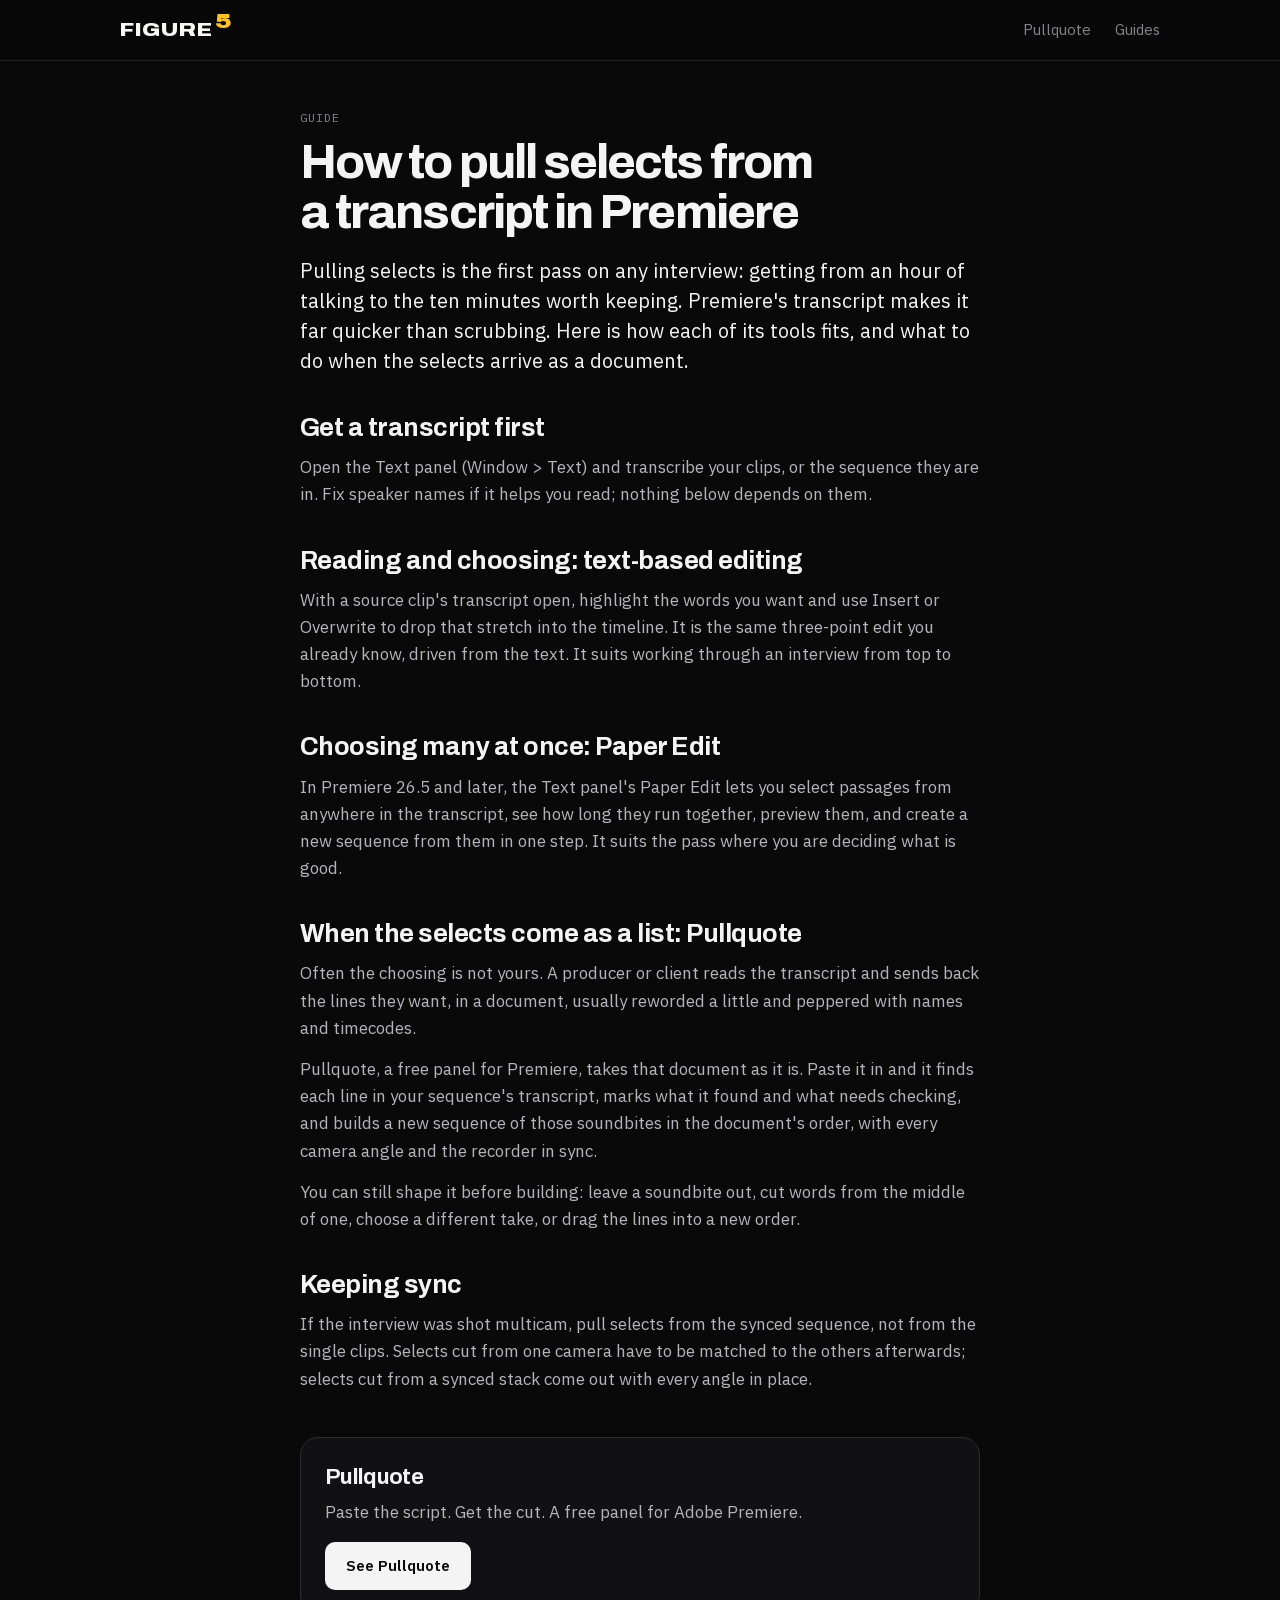
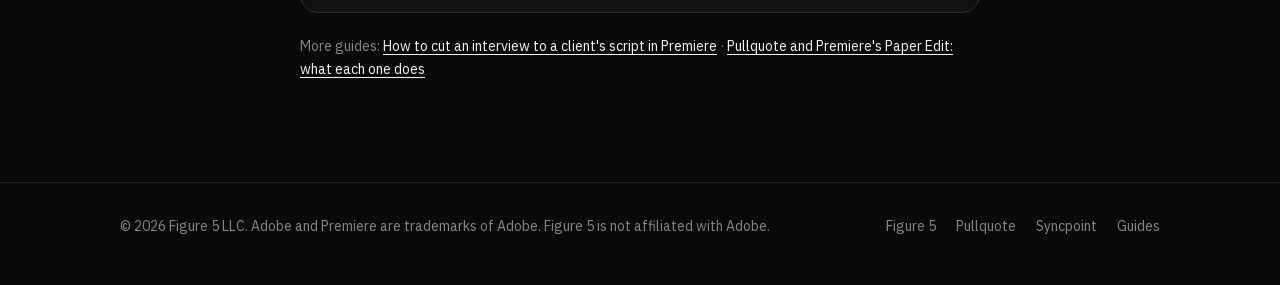
<file: pull-selects-from-transcript-premiere.html>
<!doctype html>
<html lang="en">
<head>
<meta charset="utf-8">
<meta name="viewport" content="width=device-width,initial-scale=1,viewport-fit=cover">
<title>How to pull selects from a transcript in Premiere · Figure 5</title>
<meta name="description" content="How to turn a transcript into a sequence of selects in Premiere: with text-based editing, with Paper Edit, and from a written list of lines with Pullquote.">
<link rel="canonical" href="https://figure5media.com/pull-selects-from-transcript-premiere">
<meta property="og:type" content="article">
<meta property="og:url" content="https://figure5media.com/pull-selects-from-transcript-premiere">
<meta property="og:title" content="How to pull selects from a transcript in Premiere">
<meta property="og:description" content="How to turn a transcript into a sequence of selects in Premiere: with text-based editing, with Paper Edit, and from a written list of lines with Pullquote.">
<meta property="og:site_name" content="Figure 5">
<meta property="og:image" content="https://figure5media.com/og-pullquote.png">
<meta property="og:image:width" content="1200">
<meta property="og:image:height" content="630">
<meta name="twitter:card" content="summary_large_image">
<meta name="theme-color" content="#09090a">
<link rel="alternate" type="text/markdown" href="https://figure5media.com/pull-selects-from-transcript-premiere.md">
<link rel="icon" href="favicon.ico">
<link rel="icon" type="image/png" sizes="32x32" href="favicon-32x32.png">
<link rel="apple-touch-icon" href="apple-touch-icon.png">
<link rel="preload" href="fonts/Archivo.woff2" as="font" type="font/woff2" crossorigin>
<link rel="stylesheet" href="site.css">
<script type="application/ld+json">
{
  "@context": "https://schema.org",
  "@type": "Article",
  "headline": "How to pull selects from a transcript in Premiere",
  "description": "How to turn a transcript into a sequence of selects in Premiere: with text-based editing, with Paper Edit, and from a written list of lines with Pullquote.",
  "datePublished": "2026-11-21",
  "dateModified": "2026-11-21",
  "mainEntityOfPage": "https://figure5media.com/pull-selects-from-transcript-premiere",
  "author": {
    "@type": "Organization",
    "name": "Figure 5",
    "url": "https://figure5media.com/"
  },
  "publisher": {
    "@type": "Organization",
    "name": "Figure 5 LLC",
    "url": "https://figure5media.com/"
  },
  "about": {
    "@type": "SoftwareApplication",
    "name": "Pullquote",
    "url": "https://figure5media.com/pullquote"
  }
}
</script>
</head>
<body class="guide">
<a class="skip" href="#main">Skip to content</a>
<header class="top">
  <div class="wrap">
    <a class="mark" href="./" aria-label="Figure 5, home">FIGURE<sup>5</sup></a>
    <nav class="links" aria-label="Main">
      <a href="pullquote.html">Pullquote</a>
      <a href="guides.html">Guides</a>
    </nav>
  </div>
</header>
<main id="main" class="wrap article">

  <p class="label">Guide</p>
  <h1>How to pull selects from a transcript in Premiere</h1>
  <p class="lede">Pulling selects is the first pass on any interview: getting from an hour of talking to the ten minutes worth keeping. Premiere&#x27;s transcript makes it far quicker than scrubbing. Here is how each of its tools fits, and what to do when the selects arrive as a document.</p>
  <h2>Get a transcript first</h2>
  <p>Open the Text panel (Window &gt; Text) and transcribe your clips, or the sequence they are in. Fix speaker names if it helps you read; nothing below depends on them.</p>
  <h2>Reading and choosing: text-based editing</h2>
  <p>With a source clip&#x27;s transcript open, highlight the words you want and use Insert or Overwrite to drop that stretch into the timeline. It is the same three-point edit you already know, driven from the text. It suits working through an interview from top to bottom.</p>
  <h2>Choosing many at once: Paper Edit</h2>
  <p>In Premiere 26.5 and later, the Text panel&#x27;s Paper Edit lets you select passages from anywhere in the transcript, see how long they run together, preview them, and create a new sequence from them in one step. It suits the pass where you are deciding what is good.</p>
  <h2>When the selects come as a list: Pullquote</h2>
  <p>Often the choosing is not yours. A producer or client reads the transcript and sends back the lines they want, in a document, usually reworded a little and peppered with names and timecodes.</p>
  <p>Pullquote, a free panel for Premiere, takes that document as it is. Paste it in and it finds each line in your sequence&#x27;s transcript, marks what it found and what needs checking, and builds a new sequence of those soundbites in the document&#x27;s order, with every camera angle and the recorder in sync.</p>
  <p>You can still shape it before building: leave a soundbite out, cut words from the middle of one, choose a different take, or drag the lines into a new order.</p>
  <h2>Keeping sync</h2>
  <p>If the interview was shot multicam, pull selects from the synced sequence, not from the single clips. Selects cut from one camera have to be matched to the others afterwards; selects cut from a synced stack come out with every angle in place.</p>
  <aside class="guide-cta">
    <div><b>Pullquote</b><span>Paste the script. Get the cut. A free panel for Adobe Premiere.</span></div>
    <a class="btn solid" href="pullquote.html">See Pullquote</a>
  </aside>
  <p class="fine">More guides: <a href="cut-interview-to-script-premiere.html">How to cut an interview to a client&#x27;s script in Premiere</a> · <a href="pullquote-vs-paper-edit.html">Pullquote and Premiere&#x27;s Paper Edit: what each one does</a></p>
</main>
<footer>
  <div class="wrap">
    <p>© 2026 Figure 5 LLC. Adobe and Premiere are trademarks of Adobe. Figure 5 is not affiliated with Adobe.</p>
    <nav aria-label="Footer">
      <a href="./">Figure 5</a>
      <a href="pullquote.html">Pullquote</a>
      <a href="https://syncpoint.video/">Syncpoint</a>
      <a href="guides.html">Guides</a>
    </nav>
  </div>
</footer>
</body>
</html>
</file>
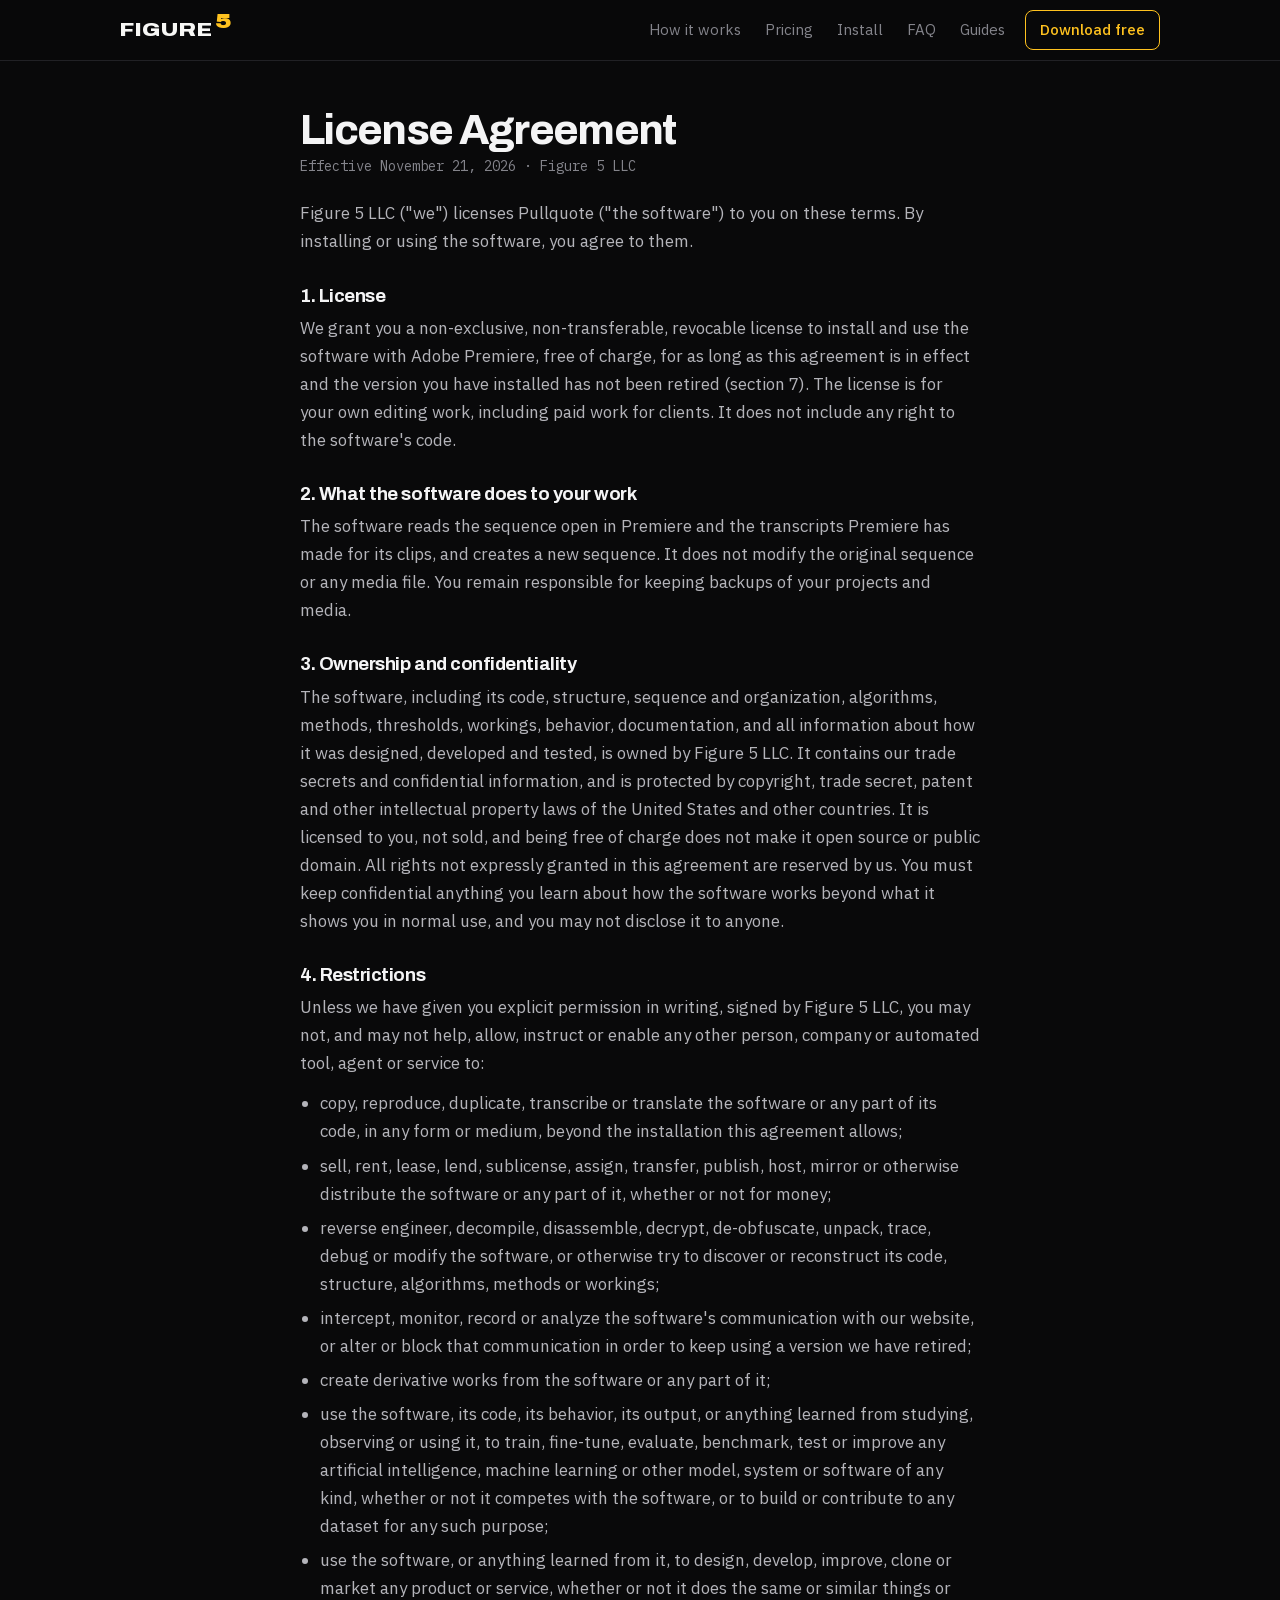
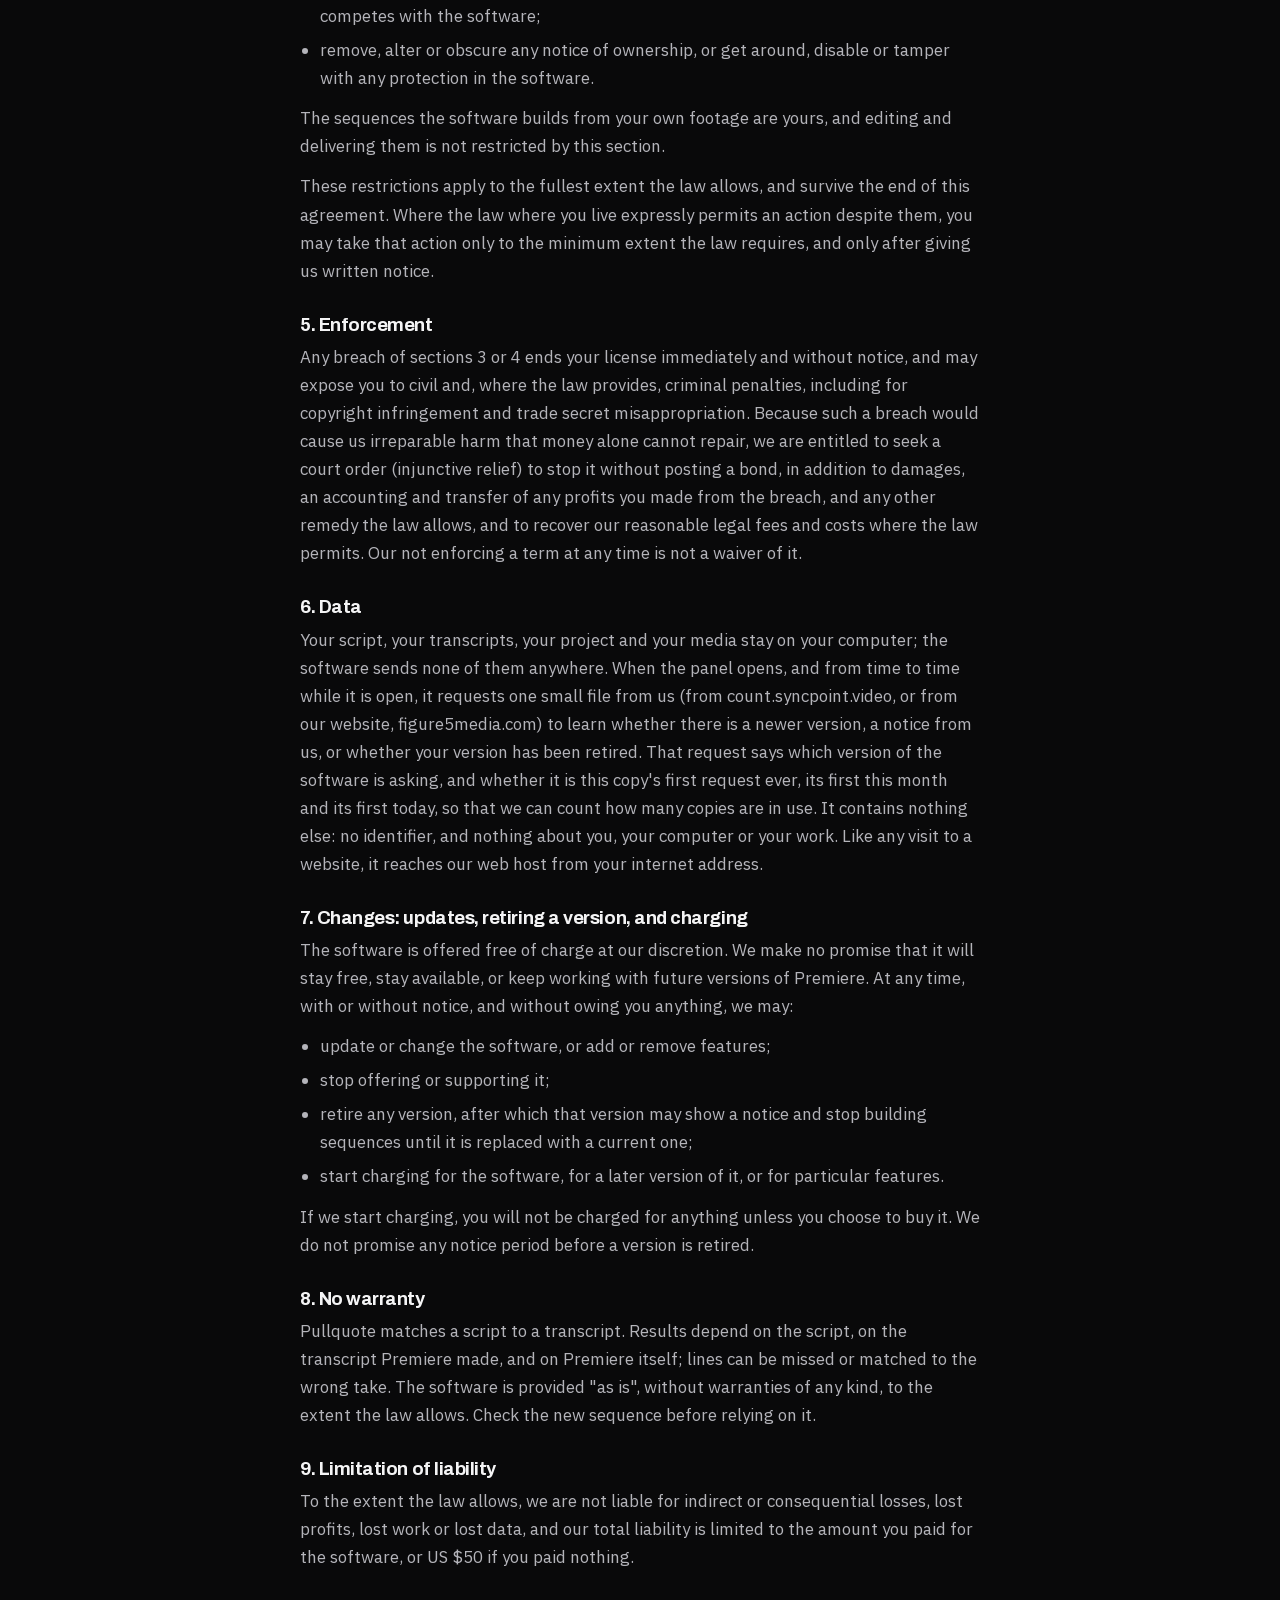
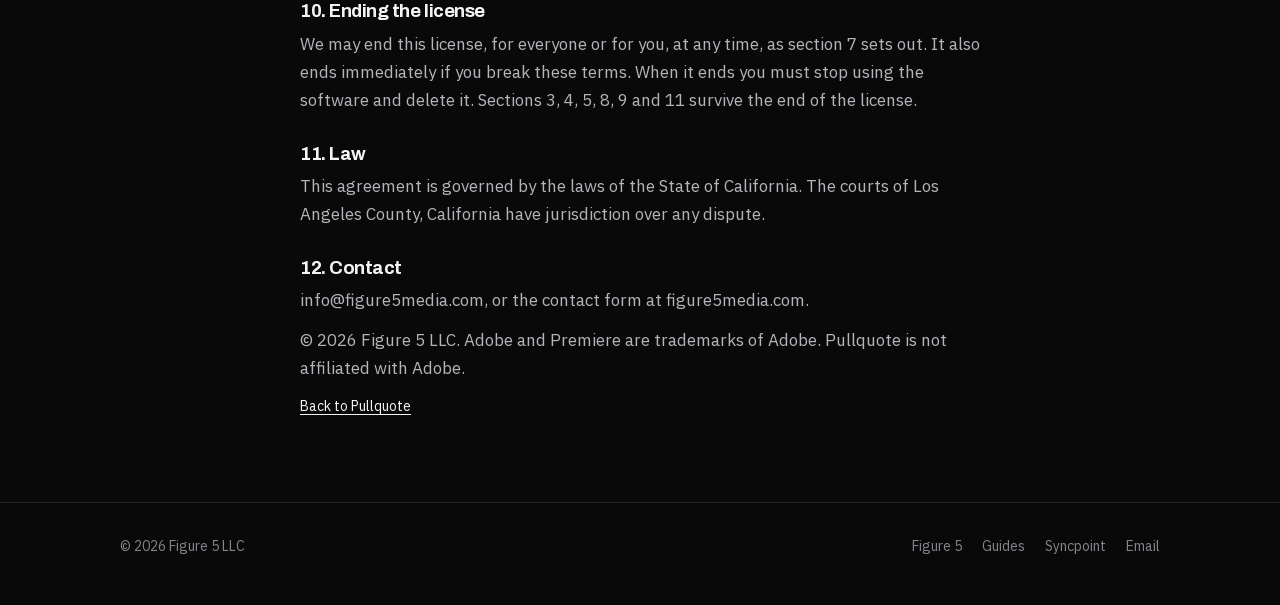
<file: pullquote-license.html>
<!doctype html>
<!-- Pullquote's page, laid out as syncpoint.video's: the name and one line, the demo, what it does, the
     price, the questions. data-download: "" until the installable file exists (shows "Download opens soon"),
     "on" once DOWNLOAD below points at it. -->
<html lang="en" data-download="on">
<head>
<meta charset="utf-8">
<meta name="viewport" content="width=device-width,initial-scale=1,viewport-fit=cover">
<title>Pullquote license agreement · Figure 5</title>
<meta name="description" content="The license agreement for Pullquote, the free Premiere plugin from Figure 5. The same text the panel shows on first run.">
<link rel="canonical" href="https://figure5media.com/pullquote-license">
<meta property="og:type" content="website">
<meta property="og:url" content="https://figure5media.com/pullquote">
<meta property="og:title" content="Pullquote · Paste the script, get the cut">
<meta property="og:description" content="A free Premiere plugin that matches a client script to your transcript and builds the soundbite sequence.">
<meta property="og:site_name" content="Figure 5">
<meta property="og:image" content="https://figure5media.com/og-pullquote.png">
<meta property="og:image:width" content="1200">
<meta property="og:image:height" content="630">
<meta property="og:image:alt" content="The Pullquote logo and name: paste the script, get the cut. A free plugin for Adobe Premiere.">
<meta name="twitter:card" content="summary_large_image">
<link rel="alternate" type="text/markdown" href="https://figure5media.com/pullquote.md">
<!-- What search engines and AI assistants read about the product, in their own terms. -->

<meta name="theme-color" content="#09090a">
<link rel="icon" href="favicon.ico">
<link rel="icon" type="image/png" sizes="32x32" href="favicon-32x32.png">
<link rel="apple-touch-icon" href="apple-touch-icon.png">
<link rel="preload" href="fonts/Archivo.woff2" as="font" type="font/woff2" crossorigin>
<link rel="stylesheet" href="site.css?v=20261124g">
</head>
<body>
<header class="top">
  <div class="wrap">
    <a class="mark" href="./" aria-label="Figure 5, home">FIGURE<sup>5</sup></a>
    <nav class="links sections" aria-label="Sections">
      <a href="pullquote.html#how">How it works</a>
      <a href="pullquote.html#pricing">Pricing</a>
      <a href="pullquote.html#install">Install</a>
      <a href="pullquote.html#faq">FAQ</a>
      <a class="opt" href="guides.html">Guides</a>
    </nav>
    <a class="btn small" href="/downloads/Pullquote.ccx" download="Pullquote.ccx" data-dl>Download free</a>
  </div>
</header>
<main id="main" class="wrap lic">
<h1>License Agreement</h1>
<p class="lic-date">Effective November 21, 2026 · Figure 5 LLC</p>
<p>Figure 5 LLC ("we") licenses Pullquote ("the software") to you on these terms. By installing or using the software, you agree to them.</p>
<h2>1. License</h2>
<p>We grant you a non-exclusive, non-transferable, revocable license to install and use the software with Adobe Premiere, free of charge, for as long as this agreement is in effect and the version you have installed has not been retired (section 7). The license is for your own editing work, including paid work for clients. It does not include any right to the software's code.</p>
<h2>2. What the software does to your work</h2>
<p>The software reads the sequence open in Premiere and the transcripts Premiere has made for its clips, and creates a new sequence. It does not modify the original sequence or any media file. You remain responsible for keeping backups of your projects and media.</p>
<h2>3. Ownership and confidentiality</h2>
<p>The software, including its code, structure, sequence and organization, algorithms, methods, thresholds, workings, behavior, documentation, and all information about how it was designed, developed and tested, is owned by Figure 5 LLC. It contains our trade secrets and confidential information, and is protected by copyright, trade secret, patent and other intellectual property laws of the United States and other countries. It is licensed to you, not sold, and being free of charge does not make it open source or public domain. All rights not expressly granted in this agreement are reserved by us. You must keep confidential anything you learn about how the software works beyond what it shows you in normal use, and you may not disclose it to anyone.</p>
<h2>4. Restrictions</h2>
<p>Unless we have given you explicit permission in writing, signed by Figure 5 LLC, you may not, and may not help, allow, instruct or enable any other person, company or automated tool, agent or service to:</p>
<ul>
<li>copy, reproduce, duplicate, transcribe or translate the software or any part of its code, in any form or medium, beyond the installation this agreement allows;</li>
<li>sell, rent, lease, lend, sublicense, assign, transfer, publish, host, mirror or otherwise distribute the software or any part of it, whether or not for money;</li>
<li>reverse engineer, decompile, disassemble, decrypt, de-obfuscate, unpack, trace, debug or modify the software, or otherwise try to discover or reconstruct its code, structure, algorithms, methods or workings;</li>
<li>intercept, monitor, record or analyze the software's communication with our website, or alter or block that communication in order to keep using a version we have retired;</li>
<li>create derivative works from the software or any part of it;</li>
<li>use the software, its code, its behavior, its output, or anything learned from studying, observing or using it, to train, fine-tune, evaluate, benchmark, test or improve any artificial intelligence, machine learning or other model, system or software of any kind, whether or not it competes with the software, or to build or contribute to any dataset for any such purpose;</li>
<li>use the software, or anything learned from it, to design, develop, improve, clone or market any product or service, whether or not it does the same or similar things or competes with the software;</li>
<li>remove, alter or obscure any notice of ownership, or get around, disable or tamper with any protection in the software.</li>
</ul>
<p>The sequences the software builds from your own footage are yours, and editing and delivering them is not restricted by this section.</p>
<p>These restrictions apply to the fullest extent the law allows, and survive the end of this agreement. Where the law where you live expressly permits an action despite them, you may take that action only to the minimum extent the law requires, and only after giving us written notice.</p>
<h2>5. Enforcement</h2>
<p>Any breach of sections 3 or 4 ends your license immediately and without notice, and may expose you to civil and, where the law provides, criminal penalties, including for copyright infringement and trade secret misappropriation. Because such a breach would cause us irreparable harm that money alone cannot repair, we are entitled to seek a court order (injunctive relief) to stop it without posting a bond, in addition to damages, an accounting and transfer of any profits you made from the breach, and any other remedy the law allows, and to recover our reasonable legal fees and costs where the law permits. Our not enforcing a term at any time is not a waiver of it.</p>
<h2>6. Data</h2>
<p>Your script, your transcripts, your project and your media stay on your computer; the software sends none of them anywhere. When the panel opens, and from time to time while it is open, it requests one small file from us (from count.syncpoint.video, or from our website, figure5media.com) to learn whether there is a newer version, a notice from us, or whether your version has been retired. That request says which version of the software is asking, and whether it is this copy's first request ever, its first this month and its first today, so that we can count how many copies are in use. It contains nothing else: no identifier, and nothing about you, your computer or your work. Like any visit to a website, it reaches our web host from your internet address.</p>
<h2>7. Changes: updates, retiring a version, and charging</h2>
<p>The software is offered free of charge at our discretion. We make no promise that it will stay free, stay available, or keep working with future versions of Premiere. At any time, with or without notice, and without owing you anything, we may:</p>
<ul>
<li>update or change the software, or add or remove features;</li>
<li>stop offering or supporting it;</li>
<li>retire any version, after which that version may show a notice and stop building sequences until it is replaced with a current one;</li>
<li>start charging for the software, for a later version of it, or for particular features.</li>
</ul>
<p>If we start charging, you will not be charged for anything unless you choose to buy it. We do not promise any notice period before a version is retired.</p>
<h2>8. No warranty</h2>
<p>Pullquote matches a script to a transcript. Results depend on the script, on the transcript Premiere made, and on Premiere itself; lines can be missed or matched to the wrong take. The software is provided "as is", without warranties of any kind, to the extent the law allows. Check the new sequence before relying on it.</p>
<h2>9. Limitation of liability</h2>
<p>To the extent the law allows, we are not liable for indirect or consequential losses, lost profits, lost work or lost data, and our total liability is limited to the amount you paid for the software, or US $50 if you paid nothing.</p>
<h2>10. Ending the license</h2>
<p>We may end this license, for everyone or for you, at any time, as section 7 sets out. It also ends immediately if you break these terms. When it ends you must stop using the software and delete it. Sections 3, 4, 5, 8, 9 and 11 survive the end of the license.</p>
<h2>11. Law</h2>
<p>This agreement is governed by the laws of the State of California. The courts of Los Angeles County, California have jurisdiction over any dispute.</p>
<h2>12. Contact</h2>
<p>info@figure5media.com, or the contact form at figure5media.com.</p>
<p>© 2026 Figure 5 LLC. Adobe and Premiere are trademarks of Adobe. Pullquote is not affiliated with Adobe.</p>
<p class="fine"><a href="pullquote.html">Back to Pullquote</a></p>
</main>
<footer>
  <div class="wrap">
    <p>© 2026 Figure 5 LLC</p>
    <nav aria-label="Footer">
      <a href="./">Figure 5</a>
      <a href="guides.html">Guides</a>
      <a href="https://syncpoint.video/">Syncpoint</a>
      <a href="mailto:info@figure5media.com">Email</a>
    </nav>
  </div>
</footer>
</body>
</html>
</file>
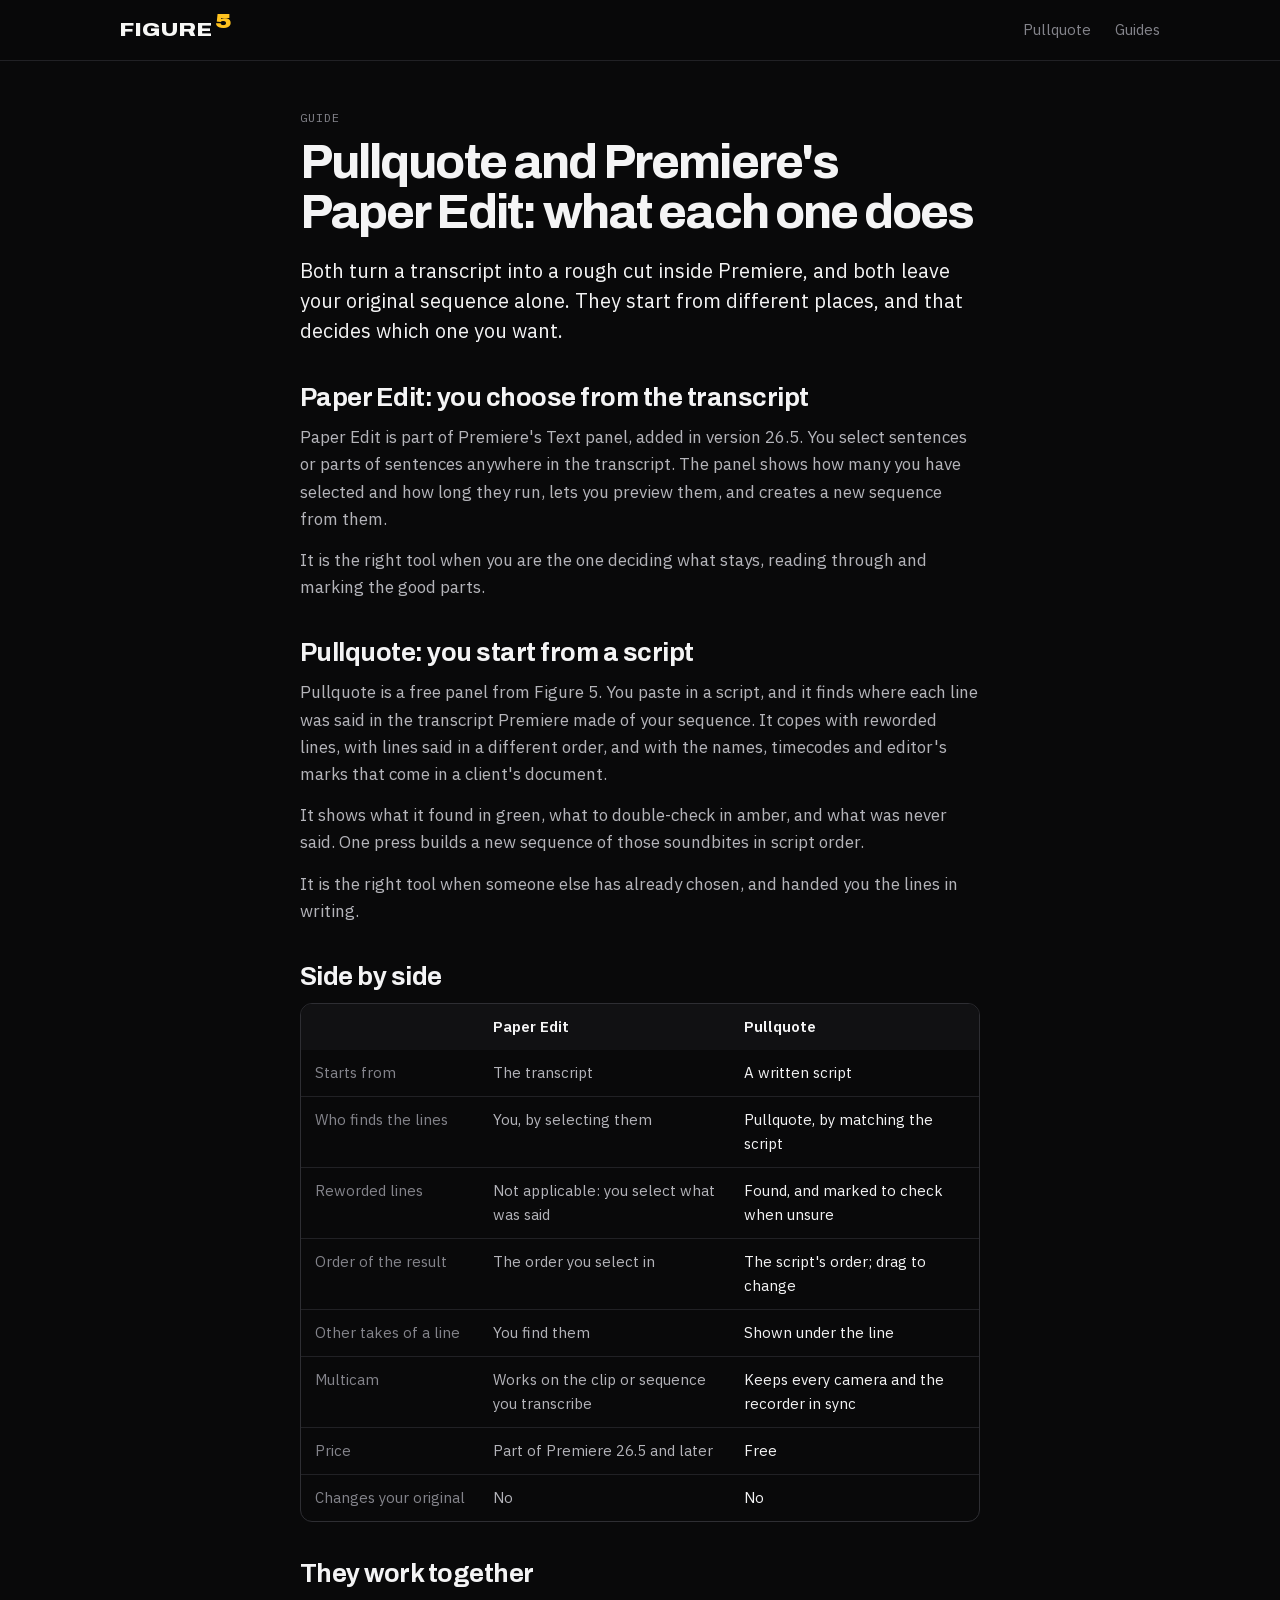
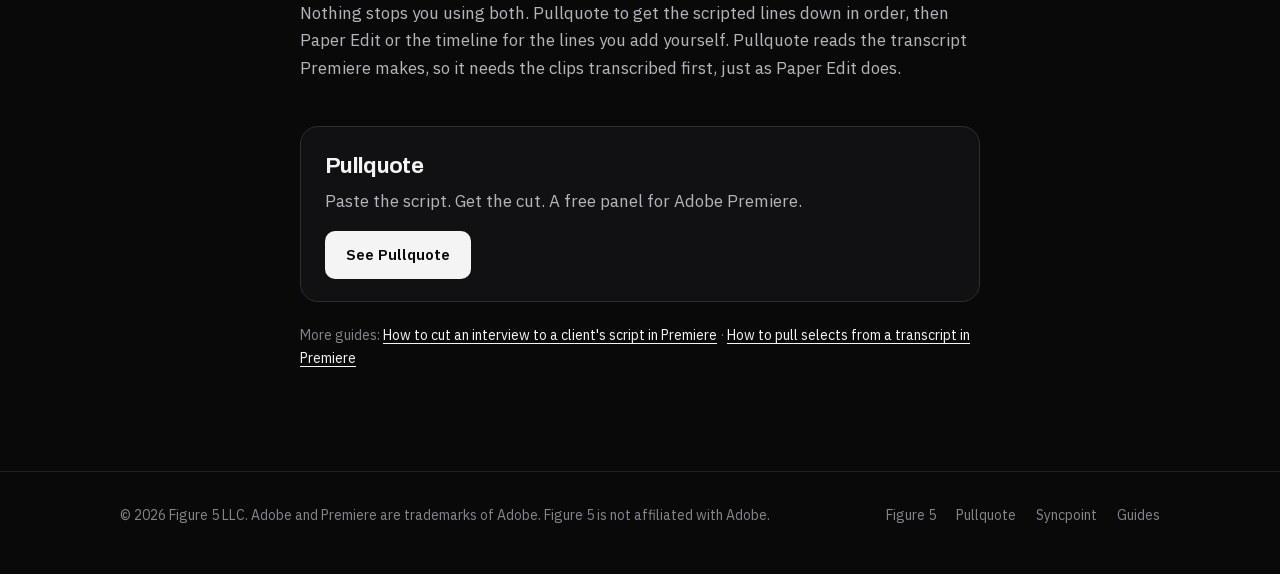
<file: pullquote-vs-paper-edit.html>
<!doctype html>
<html lang="en">
<head>
<meta charset="utf-8">
<meta name="viewport" content="width=device-width,initial-scale=1,viewport-fit=cover">
<title>Pullquote and Premiere&#x27;s Paper Edit: what each one does · Figure 5</title>
<meta name="description" content="Premiere&#x27;s Paper Edit builds a sequence from transcript passages you select. Pullquote finds a written script&#x27;s lines for you and builds the sequence. When to use which.">
<link rel="canonical" href="https://figure5media.com/pullquote-vs-paper-edit">
<meta property="og:type" content="article">
<meta property="og:url" content="https://figure5media.com/pullquote-vs-paper-edit">
<meta property="og:title" content="Pullquote and Premiere&#x27;s Paper Edit: what each one does">
<meta property="og:description" content="Premiere&#x27;s Paper Edit builds a sequence from transcript passages you select. Pullquote finds a written script&#x27;s lines for you and builds the sequence. When to use which.">
<meta property="og:site_name" content="Figure 5">
<meta property="og:image" content="https://figure5media.com/og-pullquote.png">
<meta property="og:image:width" content="1200">
<meta property="og:image:height" content="630">
<meta name="twitter:card" content="summary_large_image">
<meta name="theme-color" content="#09090a">
<link rel="alternate" type="text/markdown" href="https://figure5media.com/pullquote-vs-paper-edit.md">
<link rel="icon" href="favicon.ico">
<link rel="icon" type="image/png" sizes="32x32" href="favicon-32x32.png">
<link rel="apple-touch-icon" href="apple-touch-icon.png">
<link rel="preload" href="fonts/Archivo.woff2" as="font" type="font/woff2" crossorigin>
<link rel="stylesheet" href="site.css">
<script type="application/ld+json">
{
  "@context": "https://schema.org",
  "@type": "Article",
  "headline": "Pullquote and Premiere's Paper Edit: what each one does",
  "description": "Premiere's Paper Edit builds a sequence from transcript passages you select. Pullquote finds a written script's lines for you and builds the sequence. When to use which.",
  "datePublished": "2026-11-21",
  "dateModified": "2026-11-21",
  "mainEntityOfPage": "https://figure5media.com/pullquote-vs-paper-edit",
  "author": {
    "@type": "Organization",
    "name": "Figure 5",
    "url": "https://figure5media.com/"
  },
  "publisher": {
    "@type": "Organization",
    "name": "Figure 5 LLC",
    "url": "https://figure5media.com/"
  },
  "about": {
    "@type": "SoftwareApplication",
    "name": "Pullquote",
    "url": "https://figure5media.com/pullquote"
  }
}
</script>
</head>
<body class="guide">
<a class="skip" href="#main">Skip to content</a>
<header class="top">
  <div class="wrap">
    <a class="mark" href="./" aria-label="Figure 5, home">FIGURE<sup>5</sup></a>
    <nav class="links" aria-label="Main">
      <a href="pullquote.html">Pullquote</a>
      <a href="guides.html">Guides</a>
    </nav>
  </div>
</header>
<main id="main" class="wrap article">

  <p class="label">Guide</p>
  <h1>Pullquote and Premiere&#x27;s Paper Edit: what each one does</h1>
  <p class="lede">Both turn a transcript into a rough cut inside Premiere, and both leave your original sequence alone. They start from different places, and that decides which one you want.</p>
  <h2>Paper Edit: you choose from the transcript</h2>
  <p>Paper Edit is part of Premiere&#x27;s Text panel, added in version 26.5. You select sentences or parts of sentences anywhere in the transcript. The panel shows how many you have selected and how long they run, lets you preview them, and creates a new sequence from them.</p>
  <p>It is the right tool when you are the one deciding what stays, reading through and marking the good parts.</p>
  <h2>Pullquote: you start from a script</h2>
  <p>Pullquote is a free panel from Figure 5. You paste in a script, and it finds where each line was said in the transcript Premiere made of your sequence. It copes with reworded lines, with lines said in a different order, and with the names, timecodes and editor&#x27;s marks that come in a client&#x27;s document.</p>
  <p>It shows what it found in green, what to double-check in amber, and what was never said. One press builds a new sequence of those soundbites in script order.</p>
  <p>It is the right tool when someone else has already chosen, and handed you the lines in writing.</p>
  <h2>Side by side</h2>
  <div class="cmp"><table><thead><tr><th></th><th>Paper Edit</th><th>Pullquote</th></tr></thead><tbody><tr><th>Starts from</th><td>The transcript</td><td>A written script</td></tr><tr><th>Who finds the lines</th><td>You, by selecting them</td><td>Pullquote, by matching the script</td></tr><tr><th>Reworded lines</th><td>Not applicable: you select what was said</td><td>Found, and marked to check when unsure</td></tr><tr><th>Order of the result</th><td>The order you select in</td><td>The script&#x27;s order; drag to change</td></tr><tr><th>Other takes of a line</th><td>You find them</td><td>Shown under the line</td></tr><tr><th>Multicam</th><td>Works on the clip or sequence you transcribe</td><td>Keeps every camera and the recorder in sync</td></tr><tr><th>Price</th><td>Part of Premiere 26.5 and later</td><td>Free</td></tr><tr><th>Changes your original</th><td>No</td><td>No</td></tr></tbody></table></div>
  <h2>They work together</h2>
  <p>Nothing stops you using both. Pullquote to get the scripted lines down in order, then Paper Edit or the timeline for the lines you add yourself. Pullquote reads the transcript Premiere makes, so it needs the clips transcribed first, just as Paper Edit does.</p>
  <aside class="guide-cta">
    <div><b>Pullquote</b><span>Paste the script. Get the cut. A free panel for Adobe Premiere.</span></div>
    <a class="btn solid" href="pullquote.html">See Pullquote</a>
  </aside>
  <p class="fine">More guides: <a href="cut-interview-to-script-premiere.html">How to cut an interview to a client&#x27;s script in Premiere</a> · <a href="pull-selects-from-transcript-premiere.html">How to pull selects from a transcript in Premiere</a></p>
</main>
<footer>
  <div class="wrap">
    <p>© 2026 Figure 5 LLC. Adobe and Premiere are trademarks of Adobe. Figure 5 is not affiliated with Adobe.</p>
    <nav aria-label="Footer">
      <a href="./">Figure 5</a>
      <a href="pullquote.html">Pullquote</a>
      <a href="https://syncpoint.video/">Syncpoint</a>
      <a href="guides.html">Guides</a>
    </nav>
  </div>
</footer>
</body>
</html>
</file>
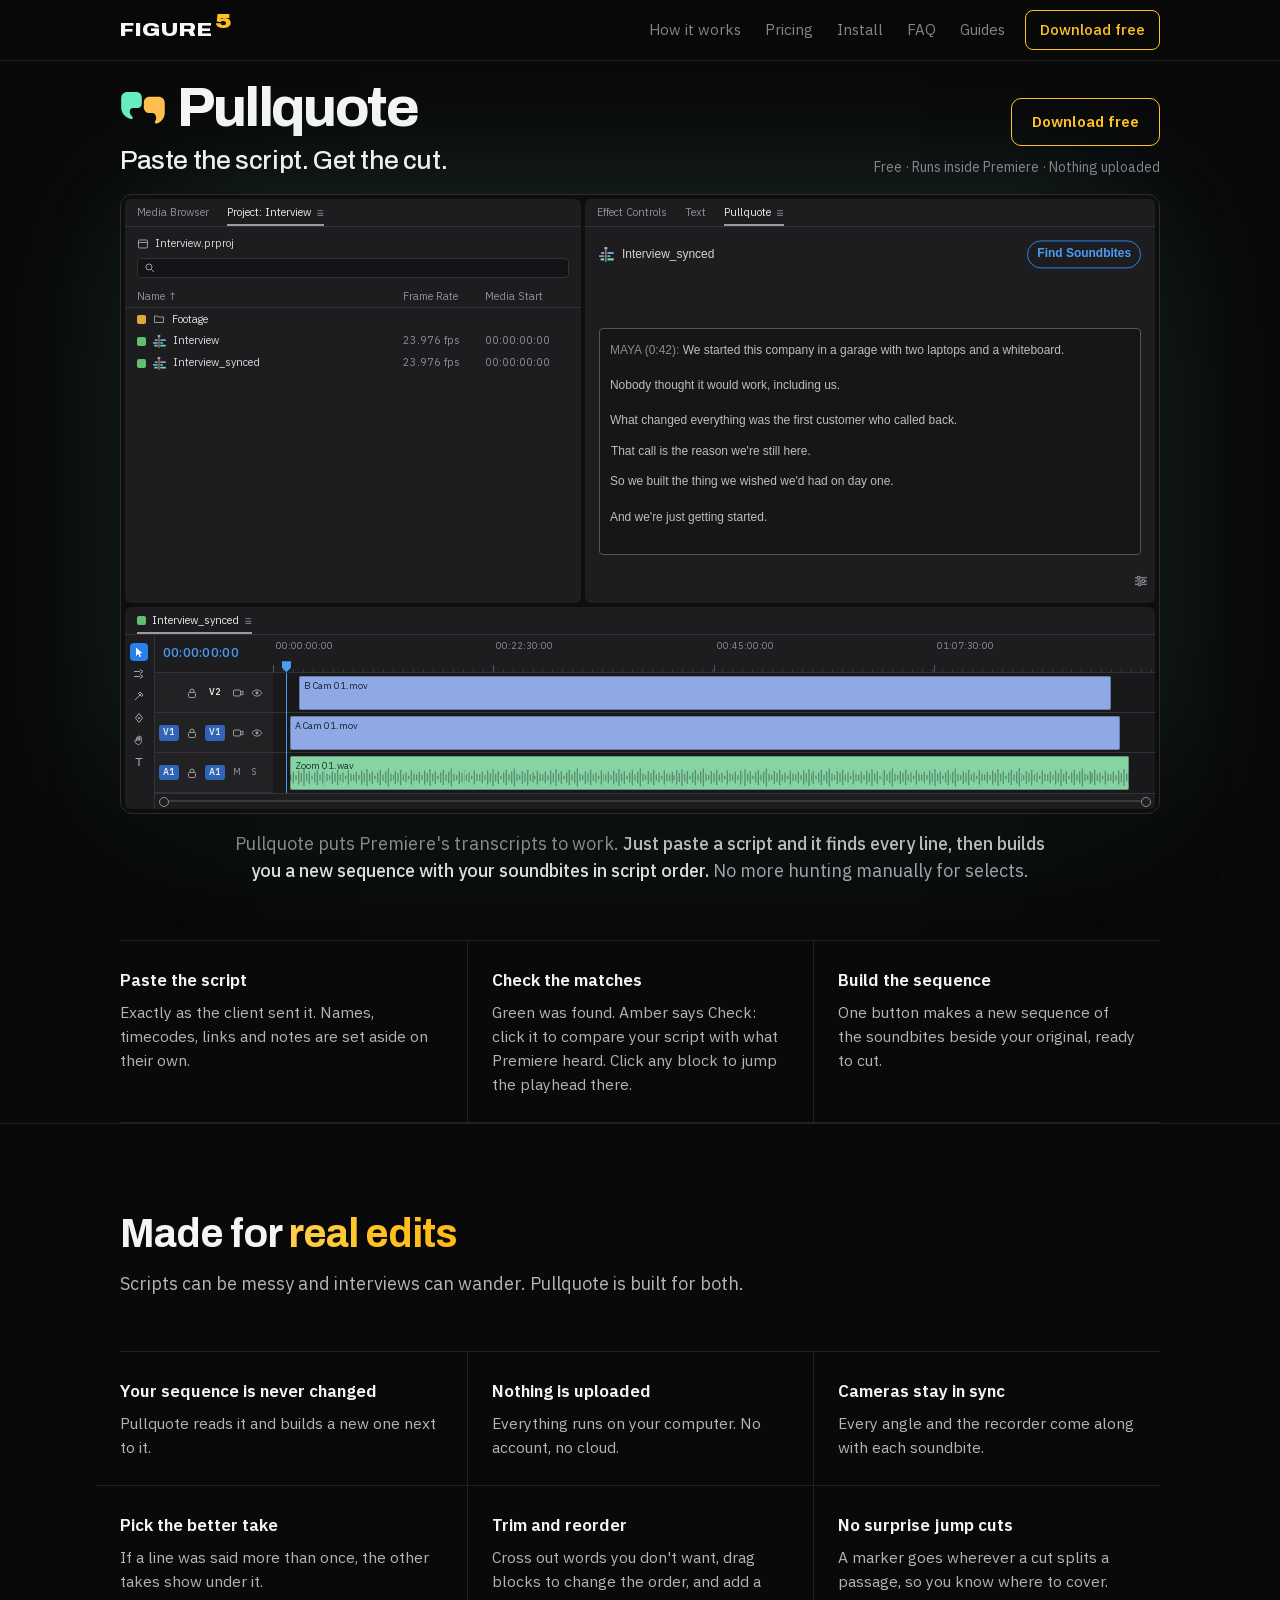
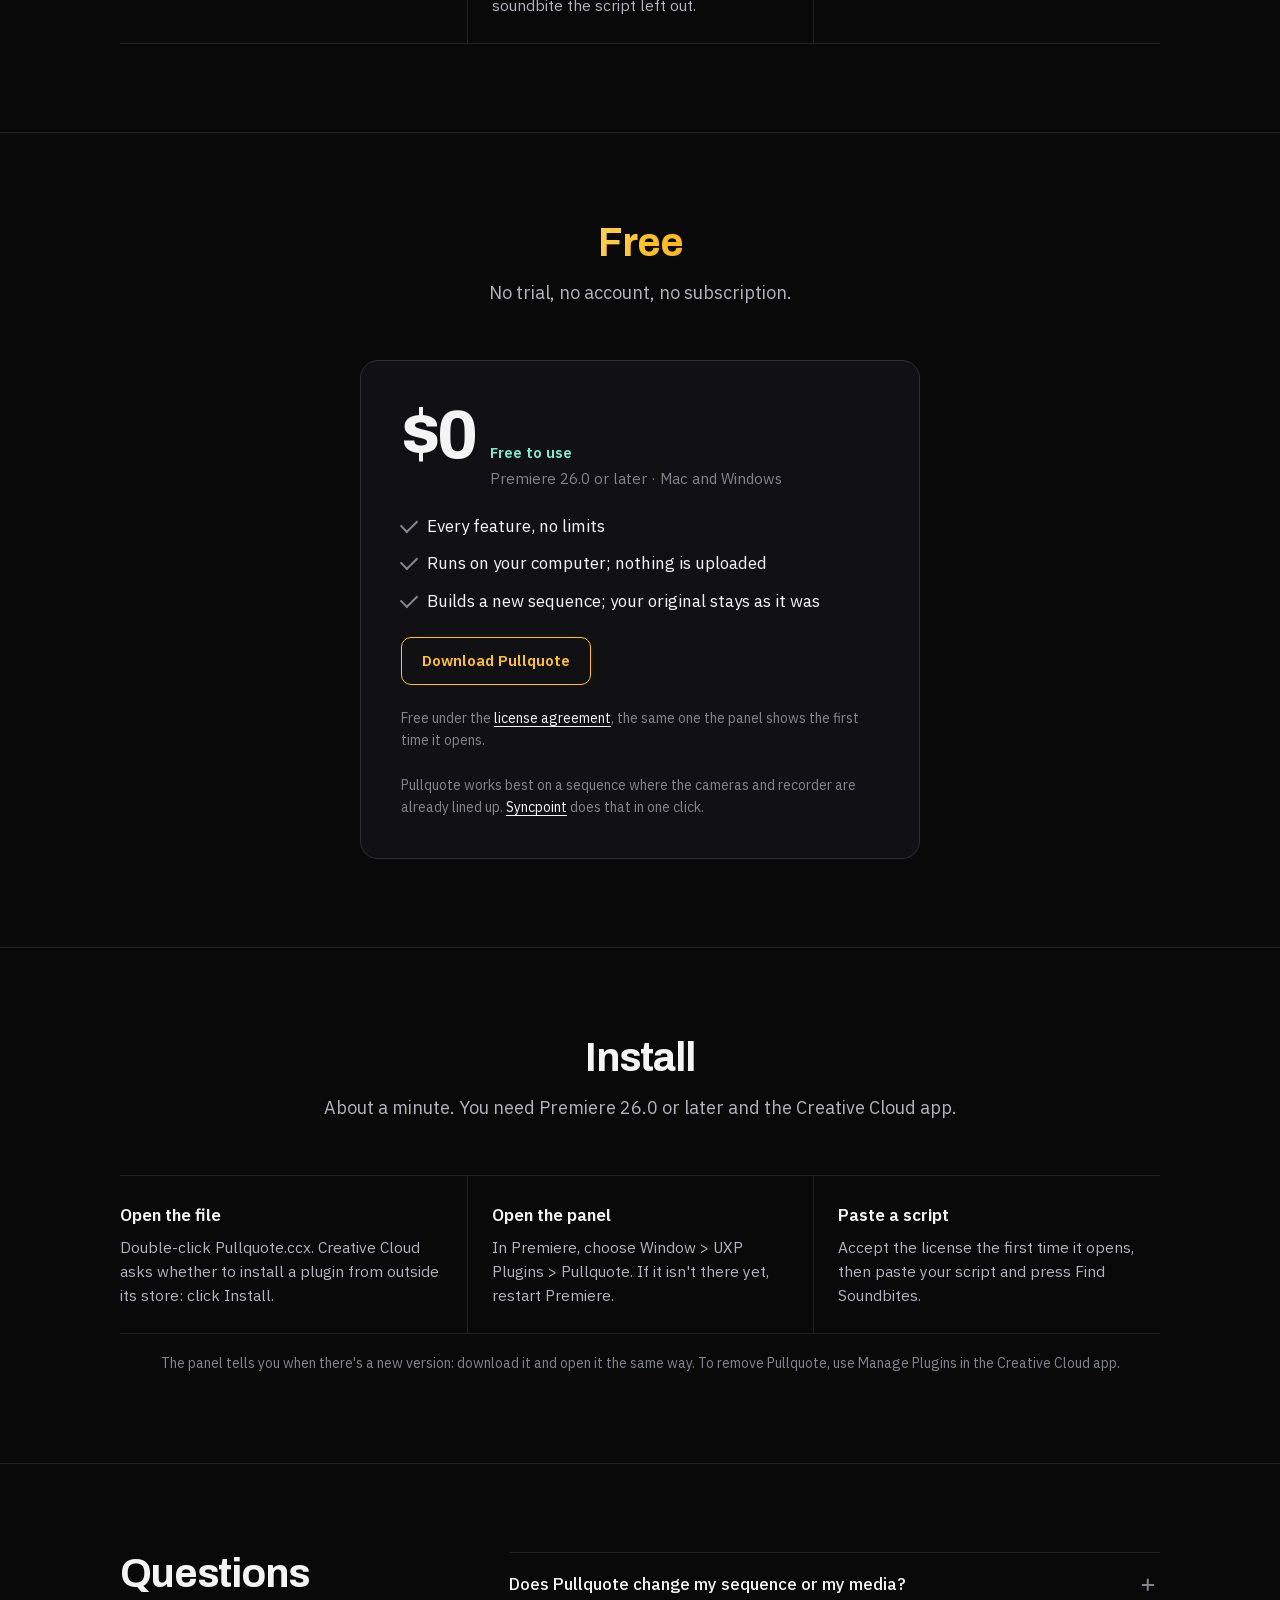
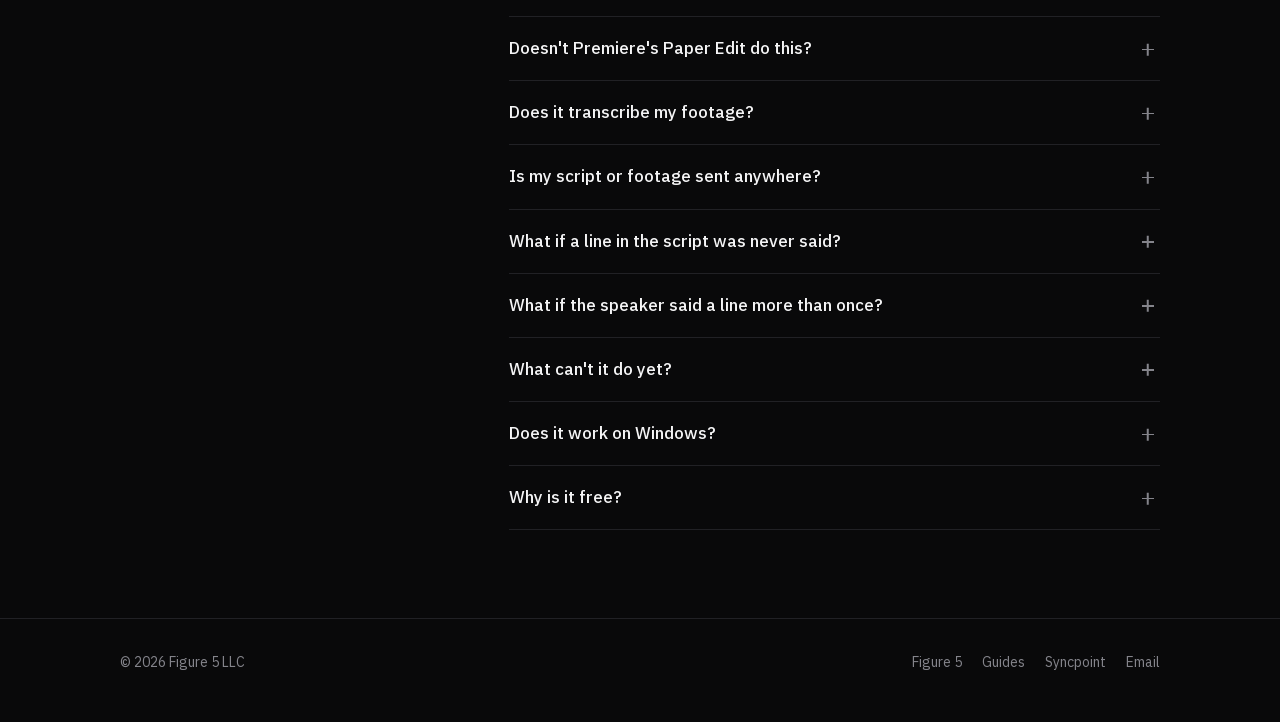
<file: pullquote.html>
<!doctype html>
<!-- Pullquote's page, laid out as syncpoint.video's: the name and one line, the demo, what it does, the
     price, the questions. data-download: "" until the installable file exists (shows "Download opens soon"),
     "on" once DOWNLOAD below points at it. -->
<html lang="en" data-download="on">
<head>
<meta charset="utf-8">
<meta name="viewport" content="width=device-width,initial-scale=1,viewport-fit=cover">
<title>Pullquote · Turn a script into a soundbite sequence in Premiere · Free plugin</title>
<meta name="description" content="Pullquote is a free plugin for Adobe Premiere. Paste the client's script and it finds every line in Premiere's transcript, then builds the soundbites into a new sequence in script order, with every camera in sync.">
<link rel="canonical" href="https://figure5media.com/pullquote">
<meta property="og:type" content="website">
<meta property="og:url" content="https://figure5media.com/pullquote">
<meta property="og:title" content="Pullquote · Paste the script, get the cut">
<meta property="og:description" content="A free Premiere plugin that matches a client script to your transcript and builds the soundbite sequence.">
<meta property="og:site_name" content="Figure 5">
<meta property="og:image" content="https://figure5media.com/og-pullquote.png">
<meta property="og:image:width" content="1200">
<meta property="og:image:height" content="630">
<meta property="og:image:alt" content="The Pullquote logo and name: paste the script, get the cut. A free plugin for Adobe Premiere.">
<meta name="twitter:card" content="summary_large_image">
<link rel="alternate" type="text/markdown" href="https://figure5media.com/pullquote.md">
<!-- What search engines and AI assistants read about the product, in their own terms. -->
<script type="application/ld+json">
{
  "@context": "https://schema.org",
  "@type": "SoftwareApplication",
  "name": "Pullquote",
  "url": "https://figure5media.com/pullquote",
  "description": "A free plugin (panel) for Adobe Premiere that matches a pasted script to the transcript Premiere makes of a sequence, finds where each scripted line was said, and builds a new sequence of those soundbites in script order with every camera angle and the audio recorder in sync. A faster way to make a paper edit or pull selects from an interview.",
  "applicationCategory": "MultimediaApplication",
  "applicationSubCategory": "Video editing plugin",
  "softwareRequirements": "Adobe Premiere 26.0 or later, with transcripts made in Premiere's Text panel",
  "operatingSystem": "macOS, Windows",
  "softwareVersion": "1.0.1",
  "downloadUrl": "https://figure5media.com/downloads/Pullquote.ccx",
  "image": "https://figure5media.com/og-pullquote.png",
  "offers": { "@type": "Offer", "price": "0", "priceCurrency": "USD", "description": "Free to use; no account, no subscription" },
  "publisher": { "@type": "Organization", "name": "Figure 5 LLC", "url": "https://figure5media.com/" }
}
</script>
<!-- The questions below, word for word (made from the page's own FAQ by assemble.py). -->
<script type="application/ld+json">
{
  "@context": "https://schema.org",
  "@type": "FAQPage",
  "mainEntity": [
    {
      "@type": "Question",
      "name": "Does Pullquote change my sequence or my media?",
      "acceptedAnswer": {
        "@type": "Answer",
        "text": "No. It reads the sequence in front of you and builds a new one beside it, named with \"Script 1\" at the end. Your original timeline and every media file stay exactly as they were."
      }
    },
    {
      "@type": "Question",
      "name": "Doesn't Premiere's Paper Edit do this?",
      "acceptedAnswer": {
        "@type": "Answer",
        "text": "Paper Edit builds a cut from passages you find and highlight in the transcript yourself. Pullquote starts from the script instead: it finds each line for you, shows the other takes when a line was said more than once, and builds the whole sequence in one press."
      }
    },
    {
      "@type": "Question",
      "name": "Does it transcribe my footage?",
      "acceptedAnswer": {
        "@type": "Answer",
        "text": "No. It reads the transcripts Premiere makes in its Text panel. Clips without a transcript are skipped and named, so you know which ones to transcribe."
      }
    },
    {
      "@type": "Question",
      "name": "Is my script or footage sent anywhere?",
      "acceptedAnswer": {
        "@type": "Answer",
        "text": "No. Everything runs on your computer. Nothing is uploaded, and there is no account."
      }
    },
    {
      "@type": "Question",
      "name": "What if a line in the script was never said?",
      "acceptedAnswer": {
        "@type": "Answer",
        "text": "It stays plain in the panel, outside the green and amber blocks, and is left out of the new sequence. The line under the sequence's name counts how many were found, how many to check, and how many weren't found."
      }
    },
    {
      "@type": "Question",
      "name": "What if the speaker said a line more than once?",
      "acceptedAnswer": {
        "@type": "Answer",
        "text": "Pullquote picks one and shows the other takes under it. Click through them and choose the one you want before you build, or duplicate the block to keep two takes."
      }
    },
    {
      "@type": "Question",
      "name": "What can't it do yet?",
      "acceptedAnswer": {
        "@type": "Answer",
        "text": "Clips with a speed change aren't read yet. Your sequence's own markers don't carry into the new one."
      }
    },
    {
      "@type": "Question",
      "name": "Does it work on Windows?",
      "acceptedAnswer": {
        "@type": "Answer",
        "text": "Yes. Pullquote runs the same on Mac and Windows."
      }
    },
    {
      "@type": "Question",
      "name": "Why is it free?",
      "acceptedAnswer": {
        "@type": "Answer",
        "text": "We built it for our own edits and it saved us hours, so we're sharing it. If it's useful to you, have a look at Syncpoint, which is how we pay for the time."
      }
    }
  ]
}
</script>
<meta name="theme-color" content="#09090a">
<link rel="icon" href="favicon.ico">
<link rel="icon" type="image/png" sizes="32x32" href="favicon-32x32.png">
<link rel="apple-touch-icon" href="apple-touch-icon.png">
<link rel="preload" href="fonts/Archivo.woff2" as="font" type="font/woff2" crossorigin>
<link rel="stylesheet" href="site.css?v=20261124g">
</head>
<body>
<a class="skip" href="#main">Skip to content</a>

<header class="top follow">
  <div class="wrap">
    <a class="mark" href="./" aria-label="Figure 5, home">FIGURE<sup>5</sup></a>
    <nav class="links sections" aria-label="Sections">
      <a href="#how">How it works</a>
      <a href="#pricing">Pricing</a>
      <a href="#install">Install</a>
      <a href="#faq">FAQ</a>
      <a class="opt" href="guides.html">Guides</a>
    </nav>
    <a class="btn small" href="#pricing" data-dl>Download free</a>
  </div>
</header>

<main id="main">
    <svg width="0" height="0" style="position:absolute" aria-hidden="true"><defs>
      <symbol id="i-lock" viewBox="0 0 12 12"><rect x="2.5" y="5.5" width="7" height="5" rx="1" fill="none" stroke="currentColor"/><path d="M4 5.5V4a2 2 0 0 1 4 0v1.5" fill="none" stroke="currentColor"/></symbol>
      <symbol id="i-eye" viewBox="0 0 12 12"><path d="M1 6s1.8-3.2 5-3.2S11 6 11 6 9.2 9.2 6 9.2 1 6 1 6z" fill="none" stroke="currentColor"/><circle cx="6" cy="6" r="1.5" fill="currentColor"/></symbol>
      <symbol id="i-film" viewBox="0 0 12 12"><rect x="1.5" y="3" width="7" height="6" rx="1" fill="none" stroke="currentColor"/><path d="M8.5 5.2 11 4v4L8.5 6.8" fill="none" stroke="currentColor"/></symbol>
      <symbol id="i-seq" viewBox="0 0 16 14"><rect x="1" y="3" width="10" height="3" rx="1" fill="#8fa9e6"/><rect x="4" y="8" width="11" height="3" rx="1" fill="#86d3a4"/><rect x="7.5" y="0.5" width="1.2" height="13" rx=".6" fill="#e0e0e4"/></symbol>
      <symbol id="i-sel" viewBox="0 0 12 12"><path d="M3 1.5v8.5l2.3-2.1 1.6 3.3 1.3-.6-1.6-3.2H9.5z" fill="currentColor"/></symbol>
      <symbol id="i-trk" viewBox="0 0 12 12"><path d="M1 3.5h6M1 8.5h6M7 1.5l3 2-3 2M7 6.5l3 2-3 2" fill="none" stroke="currentColor"/></symbol>
      <symbol id="i-razor" viewBox="0 0 12 12"><path d="M2 10 8.5 3.5M7 2l3 3-1.5 1.5-3-3z" fill="none" stroke="currentColor"/></symbol>
      <symbol id="i-pen" viewBox="0 0 12 12"><path d="M6 1.5 9.5 6 6 10.5 2.5 6z" fill="none" stroke="currentColor"/><circle cx="6" cy="6" r="1" fill="currentColor"/></symbol>
      <symbol id="i-hand" viewBox="0 0 12 12"><path d="M3.5 7V4a.8.8 0 0 1 1.6 0v2.5V2.8a.8.8 0 0 1 1.6 0v3.7V3.3a.8.8 0 0 1 1.6 0v4.2c0 1.8-1.2 3-2.9 3-1.2 0-1.9-.5-2.6-1.5L1.7 7.3a.8.8 0 0 1 1.3-.9z" fill="none" stroke="currentColor" stroke-width=".9"/></symbol>
      <symbol id="i-type" viewBox="0 0 12 12"><path d="M2.5 2.5h7M6 2.5v7.5" fill="none" stroke="currentColor" stroke-width="1.2"/></symbol>
      <symbol id="i-find" viewBox="0 0 12 12"><circle cx="5" cy="5" r="3" fill="none" stroke="currentColor"/><path d="M7.3 7.3 10 10" stroke="currentColor"/></symbol>
      <symbol id="i-folder" viewBox="0 0 12 12"><path d="M1.5 3h3l1 1h5v5.5h-9z" fill="none" stroke="currentColor"/></symbol>
      <symbol id="i-proj" viewBox="0 0 12 12"><rect x="1.5" y="2" width="9" height="8" rx="1" fill="none" stroke="currentColor"/><path d="M1.5 4.5h9" stroke="currentColor"/></symbol>
      <symbol id="i-sliders" viewBox="0 0 13 11"><g stroke="currentColor" stroke-width="1.1"><path d="M0 2h13M0 5.5h13M0 9h13"/></g><g fill="#1d1d1f" stroke="currentColor" stroke-width="1.1"><circle cx="4" cy="2" r="1.6"/><circle cx="9" cy="5.5" r="1.6"/><circle cx="5" cy="9" r="1.6"/></g></symbol>
      <symbol id="i-check" viewBox="0 0 14 14"><circle cx="7" cy="7" r="7" fill="#3fbf7f"/><path d="M4 7.2 6.1 9.2 10 5" fill="none" stroke="#0e0e0f" stroke-width="1.6"/></symbol>
    </defs></svg>


  <div class="wrap hero">
    <div class="hero-name">
      <h1><svg viewBox="53 55 320 320" aria-hidden="true"><path fill="#66EFC0" d="M104 103 H167 C189 103 205 120 205 142 V182 C205 202 193 216 175 216 H143 C130 216 121 226 121 239 C121 253 128 265 139 276 C147 284 139 295 128 292 C86 281 61 250 61 209 V147 C61 121 79 103 104 103 Z"/><path fill="#FFBF50" d="M259 137 H321 C347 137 365 155 365 181 V248 C365 281 345 310 311 323 C300 327 291 316 298 307 C309 293 305 278 302 269 C299 259 291 251 278 251 H260 C236 251 219 233 219 210 V178 C219 154 236 137 259 137 Z"/></svg>Pullquote</h1>
      <p class="tagline">Paste the script. Get the cut.</p>
    </div>
    <div class="hero-buy">
      <div class="cta-row">
        <a class="btn gold" href="#pricing" data-dl>Download free</a>
        <span class="soon">Download opens soon</span>
      </div>
      <p class="fine">Free · Runs inside Premiere · Nothing uploaded</p>
    </div>
  </div>

  <div class="wrap demo-wrap">
    <div class="demo pq" id="pqDemo" data-stage="empty" role="img" aria-label="An example in Premiere: a client's script is pasted into the Pullquote panel and Find Soundbites is pressed. Four passages are found in the interview and turn green, one turns amber to check, and one is not found. Pressing Build Sequence makes a new sequence, Interview_synced – Script 1, holding those five soundbites in script order with both cameras and the recorder in sync, and the panel says the sequence was created, with how many soundbites, how accurate, and which line was not found.">
      <div class="pn proj" aria-hidden="true">
        <div class="ptabs"><span>Media Browser</span><span class="on">Project: Interview <i class="hb">≡</i></span></div>
        <div class="proj-file"><svg class="ic"><use href="#i-proj"/></svg>Interview.prproj</div>
        <div class="proj-search"><svg class="ic"><use href="#i-find"/></svg></div>
        <div class="proj-cols"><span>Name ↑</span><span>Frame Rate</span><span>Media Start</span></div>
        <div class="proj-row"><span><i class="lb y"></i><svg class="ic"><use href="#i-folder"/></svg>Footage</span><span></span><span></span></div>
        <div class="proj-row"><span><i class="lb g"></i><svg width="13" height="13" style="flex:none" viewBox="0 0 16 16"><rect x="2.2" y="5.3" width="3.5" height="2.1" rx="0.4" fill="#7F9ECC"/><rect x="9" y="5.3" width="6.8" height="2.1" rx="0.4" fill="#7F9ECC"/><rect x="0" y="8.7" width="5.7" height="2.1" rx="0.4" fill="#7F9ECC"/><rect x="9" y="8.7" width="3.3" height="2.1" rx="0.4" fill="#7F9ECC"/><rect x="1.7" y="12.1" width="4" height="2.2" rx="0.4" fill="#62DBA8"/><rect x="9" y="12.1" width="6.8" height="2.2" rx="0.4" fill="#62DBA8"/><rect x="5.7" y="0" width="3.3" height="2.4" rx="0.4" fill="#A8A8A8"/><rect x="6.75" y="1.5" width="1.2" height="14.5" fill="#A8A8A8"/></svg>Interview</span><span class="num">23.976 fps</span><span class="num">00:00:00:00</span></div>
        <div class="proj-row"><span><i class="lb g"></i><svg width="13" height="13" style="flex:none" viewBox="0 0 16 16"><rect x="2.2" y="5.3" width="3.5" height="2.1" rx="0.4" fill="#7F9ECC"/><rect x="9" y="5.3" width="6.8" height="2.1" rx="0.4" fill="#7F9ECC"/><rect x="0" y="8.7" width="5.7" height="2.1" rx="0.4" fill="#7F9ECC"/><rect x="9" y="8.7" width="3.3" height="2.1" rx="0.4" fill="#7F9ECC"/><rect x="1.7" y="12.1" width="4" height="2.2" rx="0.4" fill="#62DBA8"/><rect x="9" y="12.1" width="6.8" height="2.2" rx="0.4" fill="#62DBA8"/><rect x="5.7" y="0" width="3.3" height="2.4" rx="0.4" fill="#A8A8A8"/><rect x="6.75" y="1.5" width="1.2" height="14.5" fill="#A8A8A8"/></svg>Interview_synced</span><span class="num">23.976 fps</span><span class="num">00:00:00:00</span></div>
        <div class="proj-row new"><span><i class="lb g"></i><svg width="13" height="13" style="flex:none" viewBox="0 0 16 16"><rect x="2.2" y="5.3" width="3.5" height="2.1" rx="0.4" fill="#7F9ECC"/><rect x="9" y="5.3" width="6.8" height="2.1" rx="0.4" fill="#7F9ECC"/><rect x="0" y="8.7" width="5.7" height="2.1" rx="0.4" fill="#7F9ECC"/><rect x="9" y="8.7" width="3.3" height="2.1" rx="0.4" fill="#7F9ECC"/><rect x="1.7" y="12.1" width="4" height="2.2" rx="0.4" fill="#62DBA8"/><rect x="9" y="12.1" width="6.8" height="2.2" rx="0.4" fill="#62DBA8"/><rect x="5.7" y="0" width="3.3" height="2.4" rx="0.4" fill="#A8A8A8"/><rect x="6.75" y="1.5" width="1.2" height="14.5" fill="#A8A8A8"/></svg>Interview_synced – Script 1</span><span class="num">23.976 fps</span><span class="num">00:00:00:00</span></div>
      </div>

      <div class="pn" aria-hidden="true">
        <div class="ptabs"><span>Effect Controls</span><span>Text</span><span class="on">Pullquote <i class="hb">≡</i></span></div>
        <div class="pq-body">
          <div class="pq-brand"><svg width="15" height="15" viewBox="0 0 16 16"><rect x="2.2" y="5.3" width="3.5" height="2.1" rx="0.4" fill="#7F9ECC"/><rect x="9" y="5.3" width="6.8" height="2.1" rx="0.4" fill="#7F9ECC"/><rect x="0" y="8.7" width="5.7" height="2.1" rx="0.4" fill="#7F9ECC"/><rect x="9" y="8.7" width="3.3" height="2.1" rx="0.4" fill="#7F9ECC"/><rect x="1.7" y="12.1" width="4" height="2.2" rx="0.4" fill="#62DBA8"/><rect x="9" y="12.1" width="6.8" height="2.2" rx="0.4" fill="#62DBA8"/><rect x="5.7" y="0" width="3.3" height="2.4" rx="0.4" fill="#A8A8A8"/><rect x="6.75" y="1.5" width="1.2" height="14.5" fill="#A8A8A8"/></svg><span class="pq-name">Interview_synced</span><span class="pq-find"><svg class="ic"><use href="#i-find"/></svg>Search</span><span class="pq-back">Back to Script</span><span class="pq-edit">New Script</span><span class="pq-go">Find Soundbites</span></div>
          <div class="pq-meter"><i></i></div>
          <div class="pq-main">
            <div class="pq-sum"><span class="pq-count"><span class="lg"><i class="sw found"></i>4 found</span><span class="lg"><i class="sw check"></i>1 to check</span><span class="lg"><i class="sw nf"></i>1 not found</span></span><span class="pq-building">Building · passage 4 of 5</span><span class="pq-links"><span class="pq-link">+ Add soundbite</span><span class="pq-link">Original script</span></span></div>
            <div class="pq-hint">Click a line to go to it in the timeline</div>
            <div class="pq-doc">
            <div class="pq-box">Paste the script here</div>
            <div class="blk" style="--d:0ms"><span class="said">MAYA (0:42): </span><span class="ig">···</span> We started this company in a garage with two laptops and a whiteboard.</div>
            <div class="blk check" style="--d:150ms"><span class="pct">Check</span>Nobody thought it would work, including us.</div>
            <div class="blk" style="--d:300ms">What changed everything was the first customer who called back.<div class="tk"><svg width="7" height="10"><path d="M5.5 1L1.5 5L5.5 9" stroke="#4b9cf5" stroke-width="1.4" fill="none"/></svg><span class="tcount">Take 1 of 2<span class="tdots"><i class="tdot cur"></i><i class="tdot"></i></span></span><svg width="7" height="10"><path d="M1.5 1L5.5 5L1.5 9" stroke="#4b9cf5" stroke-width="1.4" fill="none"/></svg><svg class="tdup" width="11" height="11"><rect x="3.7" y="3.7" width="6.6" height="6.6" rx="1" stroke="#4b9cf5" stroke-width="1.3" fill="none"/><path d="M1 7.3V1.7A0.7 0.7 0 0 1 1.7 1H7.3" stroke="#4b9cf5" stroke-width="1.3" fill="none"/></svg></div></div>
            <div class="plain">That call is the reason we're still here.</div>
            <div class="blk" style="--d:450ms">So we built the thing we wished we'd had on day one.</div>
            <div class="blk" style="--d:600ms">And we're just getting started.</div>
            </div>
            <div class="pq-done"><div class="pd-top"><svg width="14" height="14" viewBox="0 0 14 14"><circle cx="7" cy="7" r="7" fill="#3FBF7F"/><path d="M4 7.2L6.1 9.2L10 5" stroke="#16181A" stroke-width="1.6" fill="none"/></svg><div><div class="pd-t">Sequence created</div><div class="pd-n">Interview_synced – Script 1</div></div></div><div class="pd-stats"><div><b>5</b><span>soundbites</span></div><div><b>88%</b><span>accuracy</span></div><div><b>1</b><span>not found</span></div></div><div class="pd-lh"><span>Not found in the transcript</span><span class="pq-link">Copy</span></div><div class="pd-li">That call is the reason we're still here.</div></div>
          </div>
          <div class="pq-foot"><span class="pq-sp">Need to sync cameras and audio? <i>Syncpoint</i> does it in one click.</span><span class="showig">Show hidden</span><span class="grow"></span><span class="sp-btn build">Build Sequence</span><svg width="13" height="11" class="ic"><use href="#i-sliders"/></svg></div>
        </div>
      </div>

      <div class="pn tlp" aria-hidden="true">
        <div class="ptabs"><span class="ttab orig on"><i class="lb g"></i>Interview_synced <i class="hb">≡</i></span><span class="ttab syn on"><i class="lb g"></i>Interview_synced – Script 1 <i class="hb">≡</i></span></div>
        <div class="tlg">
          <div class="tl-tools">
            <svg class="on"><use href="#i-sel"/></svg><svg><use href="#i-trk"/></svg><svg><use href="#i-razor"/></svg><svg><use href="#i-pen"/></svg><svg><use href="#i-hand"/></svg><svg><use href="#i-type"/></svg>
          </div>
          <div class="tcbox"><span class="tc" id="pqTc">00:00:00:00</span></div>
          <div class="ruler">
            <span class="tick" style="left:0%" data-a="00:00:00:00" data-b="00:00:00:00">00:00:00:00</span>
            <span class="tick" style="left:25%" data-a="00:22:30:00" data-b="00:00:30:00">00:22:30:00</span>
            <span class="tick" style="left:50%" data-a="00:45:00:00" data-b="00:01:00:00">00:45:00:00</span>
            <span class="tick" style="left:75%" data-a="01:07:30:00" data-b="00:01:30:00">01:07:30:00</span>
            <i class="minor"></i><i class="ticks"></i>
            <i class="phead"></i>
          </div>
          <div class="heads">
            <div class="th"><span class="patch"></span><svg class="ic"><use href="#i-lock"/></svg><span class="tgt">V2</span><svg class="ic"><use href="#i-film"/></svg><svg class="ic"><use href="#i-eye"/></svg></div>
            <div class="th"><span class="patch on">V1</span><svg class="ic"><use href="#i-lock"/></svg><span class="tgt on">V1</span><svg class="ic"><use href="#i-film"/></svg><svg class="ic"><use href="#i-eye"/></svg></div>
            <div class="th"><span class="patch on">A1</span><svg class="ic"><use href="#i-lock"/></svg><span class="tgt on">A1</span><span class="ms">M</span><span class="ms">S</span></div>
            <div class="th"><span class="patch"></span><svg class="ic"><use href="#i-lock"/></svg><span class="tgt on">A2</span><span class="ms">M</span><span class="ms">S</span></div>
          </div>
          <div class="lane">
            <div class="rowline" style="top:calc(var(--rowH) - 1px)"></div>
            <div class="rowline" style="top:calc(2 * var(--rowH) - 1px)"></div>
            <div class="rowline" style="top:calc(3 * var(--rowH) - 1px)"></div>
            <!-- before: the synced interview, both cameras over the recorder; after: the soundbites the script
                 asks for, each with both cameras and the recorder, closed up in script order -->
            <div class="clip v src" style="--xb:3; --rb:0; --xa:3; --w:92">B Cam 01.mov</div>
            <div class="clip v src" style="--xb:2; --rb:1; --xa:2; --w:94">A Cam 01.mov</div>
            <div class="clip au src" style="--xb:2; --rb:2; --xa:2; --w:95">Zoom 01.wav</div>
            <div class="clip v seg" style="--xb:52; --rb:0; --xa:2; --w:9; --d:0ms">B Cam 01.mov</div>
            <div class="clip v seg" style="--xb:52; --rb:1; --xa:2; --w:9; --d:0ms">A Cam 01.mov</div>
            <div class="clip au seg" style="--xb:52; --rb:2; --xa:2; --w:9; --d:0ms">Zoom 01.wav</div>
            <div class="clip v seg" style="--xb:12; --rb:0; --xa:11; --w:7; --d:70ms">B Cam 01.mov</div>
            <div class="clip v seg" style="--xb:12; --rb:1; --xa:11; --w:7; --d:70ms">A Cam 01.mov</div>
            <div class="clip au seg" style="--xb:12; --rb:2; --xa:11; --w:7; --d:70ms">Zoom 01.wav</div>
            <div class="clip v seg" style="--xb:70; --rb:0; --xa:18; --w:6; --d:140ms">B Cam 01.mov</div>
            <div class="clip v seg" style="--xb:70; --rb:1; --xa:18; --w:6; --d:140ms">A Cam 01.mov</div>
            <div class="clip au seg" style="--xb:70; --rb:2; --xa:18; --w:6; --d:140ms">Zoom 01.wav</div>
            <div class="clip v seg" style="--xb:30; --rb:0; --xa:24; --w:10; --d:210ms">B Cam 01.mov</div>
            <div class="clip v seg" style="--xb:30; --rb:1; --xa:24; --w:10; --d:210ms">A Cam 01.mov</div>
            <div class="clip au seg" style="--xb:30; --rb:2; --xa:24; --w:10; --d:210ms">Zoom 01.wav</div>
            <div class="clip v seg" style="--xb:84; --rb:0; --xa:34; --w:8; --d:280ms">B Cam 01.mov</div>
            <div class="clip v seg" style="--xb:84; --rb:1; --xa:34; --w:8; --d:280ms">A Cam 01.mov</div>
            <div class="clip au seg" style="--xb:84; --rb:2; --xa:34; --w:8; --d:280ms">Zoom 01.wav</div>
            <div class="playhead"></div>
          </div>
          <div class="zoombar"><i></i></div>
        </div>
      </div>
    </div>
    <p class="lede demo-lede">Pullquote puts Premiere's transcripts to work. <strong>Just paste a script and it finds every line, then builds you a new sequence with your soundbites in script order.</strong> No more hunting manually for selects.</p>
  </div>

  <div class="wrap" id="how">
    <div class="promises steps">
      <div class="lit"><b>Paste the script</b><span>Exactly as the client sent it. Names, timecodes, links and notes are set aside on their own.</span></div>
      <div class="lit"><b>Check the matches</b><span>Green was found. Amber says Check: click it to compare your script with what Premiere heard. Click any block to jump the playhead there.</span></div>
      <div class="lit"><b>Build the sequence</b><span>One button makes a new sequence of the soundbites beside your original, ready to cut.</span></div>
    </div>
  </div>

  <section id="handles">
    <div class="wrap">
      <div class="head">
        <h2>Made for <em>real edits</em></h2>
        <p>Scripts can be messy and interviews can wander. Pullquote is built for both.</p>
      </div>
      <div class="promises">
        <div class="lit"><b>Your sequence is never changed</b><span>Pullquote reads it and builds a new one next to it.</span></div>
        <div class="lit"><b>Nothing is uploaded</b><span>Everything runs on your computer. No account, no cloud.</span></div>
        <div class="lit"><b>Cameras stay in sync</b><span>Every angle and the recorder come along with each soundbite.</span></div>
        <div class="lit"><b>Pick the better take</b><span>If a line was said more than once, the other takes show under it.</span></div>
        <div class="lit"><b>Trim and reorder</b><span>Cross out words you don't want, drag blocks to change the order, and add a soundbite the script left out.</span></div>
        <div class="lit"><b>No surprise jump cuts</b><span>A marker goes wherever a cut splits a passage, so you know where to cover.</span></div>
      </div>
    </div>
  </section>

  <section id="pricing">
    <div class="wrap">
      <div class="head center">
        <h2><em>Free</em></h2>
        <p>No trial, no account, no subscription.</p>
      </div>
      <div class="price-card lit edge">
        <div class="price">
          <b>$0</b>
          <div class="price-tag"><span>Free to use</span><em>Premiere 26.0 or later · Mac and Windows</em></div>
        </div>
        <ul>
          <li>Every feature, no limits</li>
          <li>Runs on your computer; nothing is uploaded</li>
          <li>Builds a new sequence; your original stays as it was</li>
        </ul>
        <div class="cta-row">
          <a class="btn gold" href="#pricing" data-dl>Download Pullquote</a>
          <span class="soon">Download opens soon. <a href="mailto:info@figure5media.com?subject=Pullquote">Email us</a> to hear when.</span>
        </div>
        <p class="fine">Free under the <a href="pullquote-license.html">license agreement</a>, the same one the panel shows the first time it opens.</p>
        <p class="fine">Pullquote works best on a sequence where the cameras and recorder are already lined up. <a href="https://syncpoint.video/">Syncpoint</a> does that in one click.</p>
      </div>
    </div>
  </section>

  <section id="install">
    <div class="wrap">
      <div class="head center">
        <h2>Install</h2>
        <p>About a minute. You need Premiere 26.0 or later and the Creative Cloud app.</p>
      </div>
      <div class="promises steps">
        <div class="lit"><b>Open the file</b><span>Double-click Pullquote.ccx. Creative Cloud asks whether to install a plugin from outside its store: click Install.</span></div>
        <div class="lit"><b>Open the panel</b><span>In Premiere, choose Window &gt; UXP Plugins &gt; Pullquote. If it isn't there yet, restart Premiere.</span></div>
        <div class="lit"><b>Paste a script</b><span>Accept the license the first time it opens, then paste your script and press Find Soundbites.</span></div>
      </div>
      <p class="fine" style="margin: 18px auto 0; text-align: center;">The panel tells you when there's a new version: download it and open it the same way. To remove Pullquote, use Manage Plugins in the Creative Cloud app.</p>
    </div>
  </section>

  <section id="faq">
    <div class="wrap faq-grid">
      <h2>Questions</h2>
      <div class="faq">
        <details><summary>Does Pullquote change my sequence or my media?</summary><p>No. It reads the sequence in front of you and builds a new one beside it, named with "Script 1" at the end. Your original timeline and every media file stay exactly as they were.</p></details>
        <details><summary>Doesn't Premiere's Paper Edit do this?</summary><p>Paper Edit builds a cut from passages you find and highlight in the transcript yourself. Pullquote starts from the script instead: it finds each line for you, shows the other takes when a line was said more than once, and builds the whole sequence in one press.</p></details>
        <details><summary>Does it transcribe my footage?</summary><p>No. It reads the transcripts Premiere makes in its Text panel. Clips without a transcript are skipped and named, so you know which ones to transcribe.</p></details>
        <details><summary>Is my script or footage sent anywhere?</summary><p>No. Everything runs on your computer. Nothing is uploaded, and there is no account.</p></details>
        <details><summary>What if a line in the script was never said?</summary><p>It stays plain in the panel, outside the green and amber blocks, and is left out of the new sequence. The line under the sequence's name counts how many were found, how many to check, and how many weren't found.</p></details>
        <details><summary>What if the speaker said a line more than once?</summary><p>Pullquote picks one and shows the other takes under it. Click through them and choose the one you want before you build, or duplicate the block to keep two takes.</p></details>
        <details><summary>What can't it do yet?</summary><p>Clips with a speed change aren't read yet. Your sequence's own markers don't carry into the new one.</p></details>
        <details><summary>Does it work on Windows?</summary><p>Yes. Pullquote runs the same on Mac and Windows.</p></details>
        <details><summary>Why is it free?</summary><p>We built it for our own edits and it saved us hours, so we're sharing it. If it's useful to you, have a look at <a href="https://syncpoint.video/">Syncpoint</a>, which is how we pay for the time.</p></details>
      </div>
    </div>
  </section>
</main>

<footer>
  <div class="wrap">
    <p>© 2026 Figure 5 LLC</p>
    <nav aria-label="Footer">
      <a href="./">Figure 5</a>
      <a href="guides.html">Guides</a>
      <a href="https://syncpoint.video/">Syncpoint</a>
      <a href="mailto:info@figure5media.com">Email</a>
    </nav>
  </div>
</footer>

<script src="demos.js?v=20261124g"></script>
<script>
  /* The download: a lasting address that never changes between versions (each release overwrites the file; a
     copy named with its version sits beside it). data-download="" on <html> above puts "Download opens soon"
     back. A press downloads the file and nothing else: the page stays where it is. */
  var DOWNLOAD = "/downloads/Pullquote.ccx";
  if (document.documentElement.getAttribute("data-download") === "on" && DOWNLOAD)
    document.querySelectorAll("[data-dl]").forEach(function (b) {
      b.href = DOWNLOAD;
      b.setAttribute("download", "Pullquote.ccx");
    });
</script>
</body>
</html>
</file>
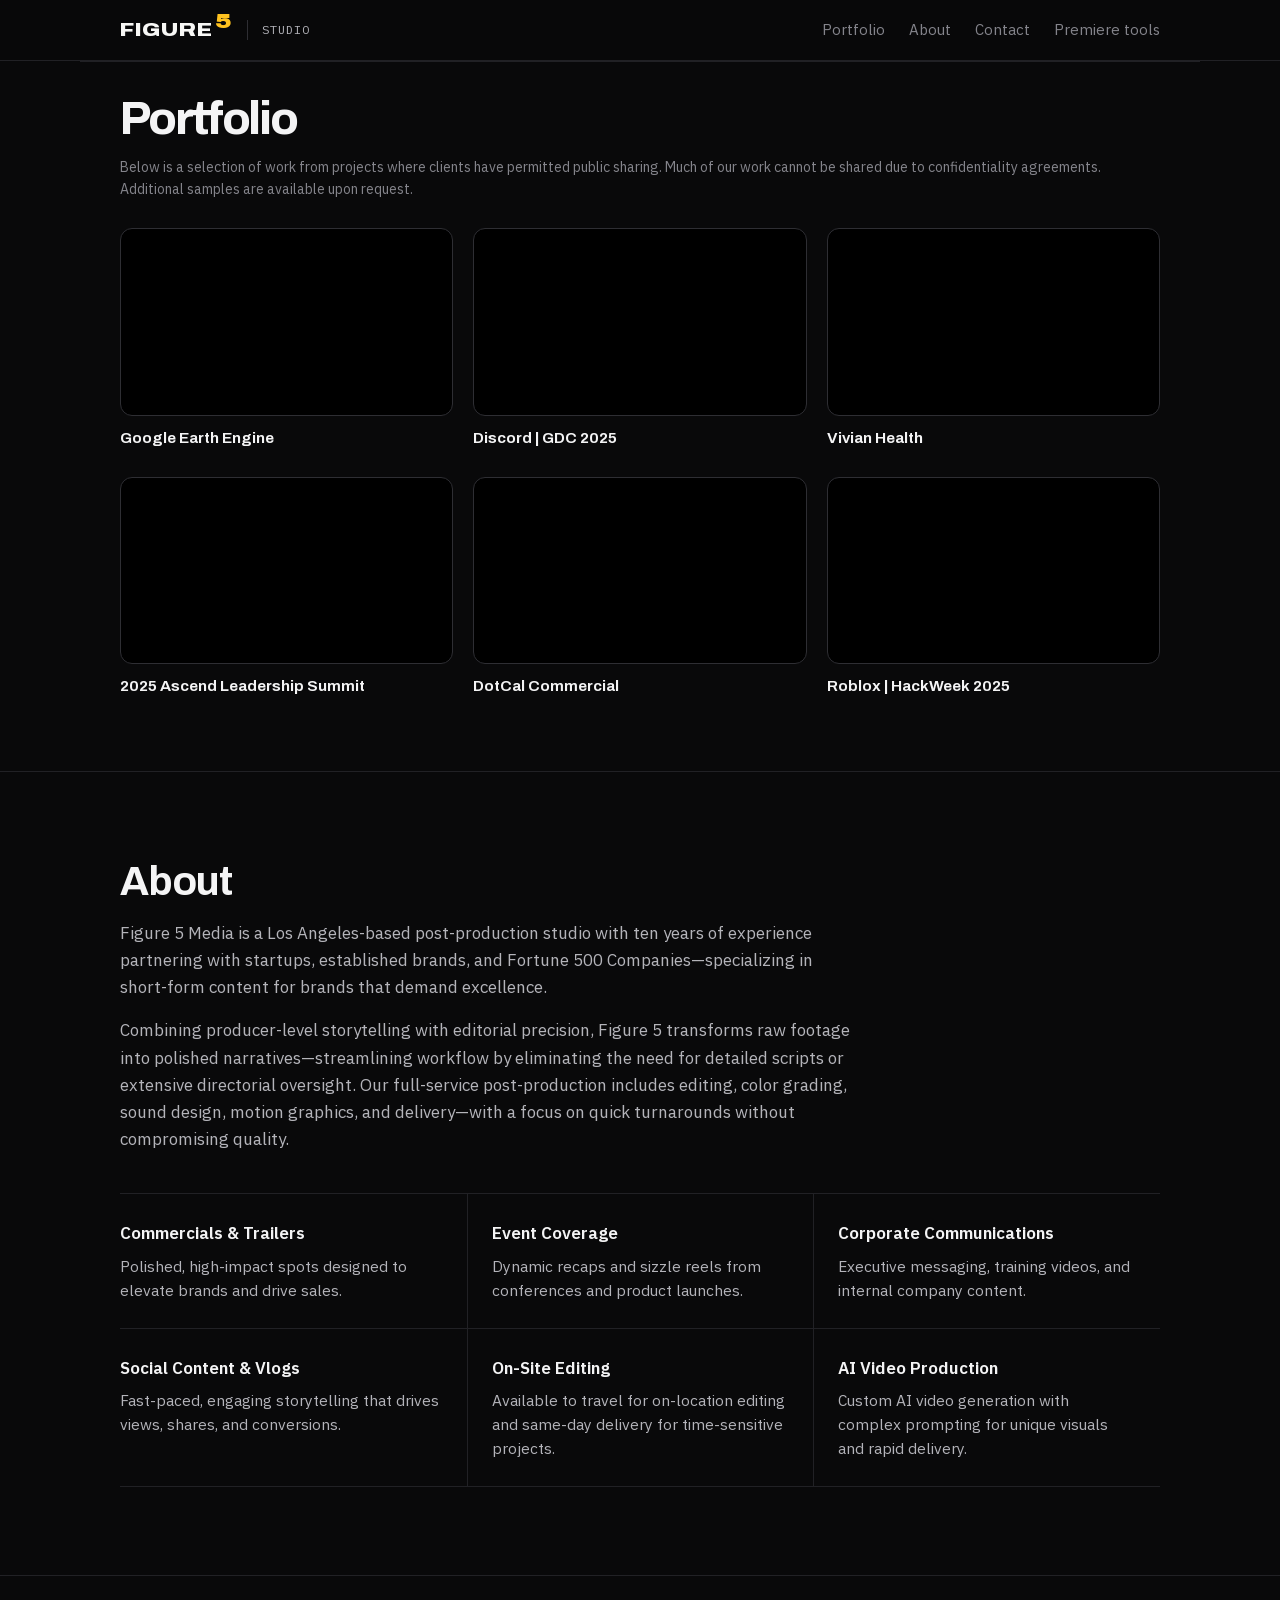
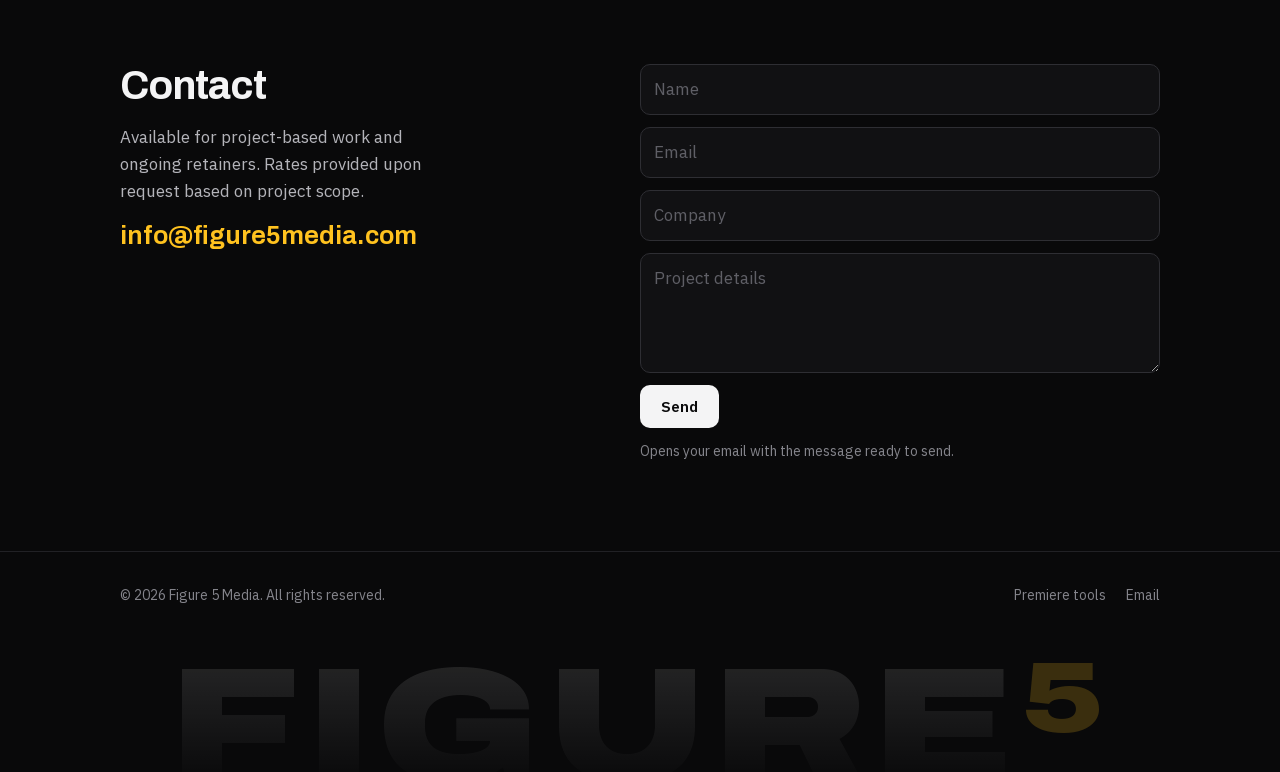
<file: studio.html>
<!doctype html>
<!-- The studio's page: post-production services and portfolio. Same stylesheet, header and footer as the rest
     of the site. Portfolio first, then About with the services, then Contact. Not linked from the home page.
     The page as it was before this restyle is ../redesign-source/studio-before-restyle.html. -->
<html lang="en">
<head>
<meta charset="utf-8">
<meta name="viewport" content="width=device-width,initial-scale=1,viewport-fit=cover">
<title>Figure 5 Studio · Post-Production Services · Los Angeles Video Editing</title>
<meta name="description" content="Figure 5 Media - Los Angeles post-production studio specializing in short-form content for Fortune 500 companies. Professional video editing, color grading, sound design, and motion graphics.">
<link rel="canonical" href="https://figure5media.com/studio">
<meta property="og:type" content="website">
<meta property="og:url" content="https://figure5media.com/studio">
<meta property="og:title" content="Figure 5 Studio | Post-Production Services">
<meta property="og:description" content="Los Angeles post-production studio specializing in short-form content for Fortune 500 companies, tech platforms, and entertainment clients.">
<meta property="og:site_name" content="Figure 5">
<meta property="og:image" content="https://figure5media.com/apple-touch-icon.png">
<meta name="twitter:card" content="summary">
<meta name="theme-color" content="#09090a">
<link rel="icon" href="favicon.ico">
<link rel="icon" type="image/png" sizes="32x32" href="favicon-32x32.png">
<link rel="apple-touch-icon" href="apple-touch-icon.png">
<link rel="preload" href="fonts/Archivo.woff2" as="font" type="font/woff2" crossorigin>
<link rel="stylesheet" href="site.css">
</head>
<body class="studio">
<a class="skip" href="#main">Skip to content</a>

<header class="top">
  <div class="wrap">
    <a class="mark" href="./" aria-label="Figure 5, home">FIGURE<sup>5</sup></a>
    <span class="label where">Studio</span>
    <nav class="links" aria-label="Sections">
      <a href="#portfolio">Portfolio</a>
      <a href="#about">About</a>
      <a href="#contact">Contact</a>
      <a class="opt" href="./">Premiere tools</a>
    </nav>
  </div>
</header>

<main id="main">
  <section id="portfolio" class="wrap folio">
    <div class="folio-head">
      <h1>Portfolio</h1>
      <p class="fine">Below is a selection of work from projects where clients have permitted public sharing. Much of our work cannot be shared due to confidentiality agreements. Additional samples are available upon request.</p>
    </div>
    <div class="videos">
      <figure>
        <iframe src="https://www.youtube.com/embed/6eJ3z_a2NyM" title="Google Earth Engine" allow="accelerometer; autoplay; clipboard-write; encrypted-media; gyroscope; picture-in-picture" allowfullscreen loading="lazy"></iframe>
        <figcaption>Google Earth Engine</figcaption>
      </figure>
      <figure>
        <iframe src="https://www.youtube.com/embed/FQ8WRW521vM" title="Discord | GDC 2025" allow="accelerometer; autoplay; clipboard-write; encrypted-media; gyroscope; picture-in-picture" allowfullscreen loading="lazy"></iframe>
        <figcaption>Discord | GDC 2025</figcaption>
      </figure>
      <figure>
        <iframe src="https://www.youtube.com/embed/XGLihCr7Vt4" title="Vivian Health" allow="accelerometer; autoplay; clipboard-write; encrypted-media; gyroscope; picture-in-picture" allowfullscreen loading="lazy"></iframe>
        <figcaption>Vivian Health</figcaption>
      </figure>
      <figure>
        <iframe src="https://www.youtube.com/embed/T0Vyf8dXSfM" title="2025 Ascend Leadership Summit" allow="accelerometer; autoplay; clipboard-write; encrypted-media; gyroscope; picture-in-picture" allowfullscreen loading="lazy"></iframe>
        <figcaption>2025 Ascend Leadership Summit</figcaption>
      </figure>
      <figure>
        <iframe src="https://www.youtube.com/embed/BuDzWPIQxMg" title="DotCal Commercial" allow="accelerometer; autoplay; clipboard-write; encrypted-media; gyroscope; picture-in-picture" allowfullscreen loading="lazy"></iframe>
        <figcaption>DotCal Commercial</figcaption>
      </figure>
      <figure>
        <iframe src="https://www.youtube.com/embed/5Hd-er8vZkQ" title="Roblox | HackWeek 2025" allow="accelerometer; autoplay; clipboard-write; encrypted-media; gyroscope; picture-in-picture" allowfullscreen loading="lazy"></iframe>
        <figcaption>Roblox | HackWeek 2025</figcaption>
      </figure>
    </div>
  </section>

  <section id="about" class="band">
    <div class="wrap stack">
      <h2>About</h2>
      <p class="about">Figure 5 Media is a Los Angeles-based post-production studio with ten years of experience partnering with startups, established brands, and Fortune 500 Companies—specializing in short-form content for brands that demand excellence.</p>
      <p class="about">Combining producer-level storytelling with editorial precision, Figure 5 transforms raw footage into polished narratives—streamlining workflow by eliminating the need for detailed scripts or extensive directorial oversight. Our full-service post-production includes editing, color grading, sound design, motion graphics, and delivery—with a focus on quick turnarounds without compromising quality.</p>
    </div>
    <div class="wrap">
    <div class="promises services">
      <div><b>Commercials &amp; Trailers</b><span>Polished, high-impact spots designed to elevate brands and drive sales.</span></div>
      <div><b>Event Coverage</b><span>Dynamic recaps and sizzle reels from conferences and product launches.</span></div>
      <div><b>Corporate Communications</b><span>Executive messaging, training videos, and internal company content.</span></div>
      <div><b>Social Content &amp; Vlogs</b><span>Fast-paced, engaging storytelling that drives views, shares, and conversions.</span></div>
      <div><b>On-Site Editing</b><span>Available to travel for on-location editing and same-day delivery for time-sensitive projects.</span></div>
      <div><b>AI Video Production</b><span>Custom AI video generation with complex prompting for unique visuals and rapid delivery.</span></div>
    </div>
    </div>
  </section>

  <section id="contact" class="band">
    <div class="wrap split">
      <div class="stack">
        <h2>Contact</h2>
        <p>Available for project-based work and ongoing retainers. Rates provided upon request based on project scope.</p>
        <a class="email" href="mailto:info@figure5media.com">info@figure5media.com</a>
      </div>
      <form id="contactForm">
        <input type="text" name="name" placeholder="Name" aria-label="Name" required>
        <input type="email" name="email" placeholder="Email" aria-label="Email" required>
        <input type="text" name="company" placeholder="Company" aria-label="Company">
        <textarea name="message" placeholder="Project details" aria-label="Project details" required></textarea>
        <button class="btn solid" type="submit">Send</button>
        <p class="fine">Opens your email with the message ready to send.</p>
      </form>
    </div>
  </section>
</main>

<footer class="big">
  <div class="wrap">
    <p>© 2026 Figure 5 Media. All rights reserved.</p>
    <nav aria-label="Footer">
      <a href="./">Premiere tools</a>
      <a href="mailto:info@figure5media.com">Email</a>
    </nav>
  </div>
  <div class="watermark" aria-hidden="true">FIGURE<sup>5</sup></div>
</footer>

<script>
  /* Contact: the site is plain files with nothing behind it to receive a form, so Send opens the visitor's own
     email with the message written and addressed. */
  var f = document.getElementById("contactForm");
  f.addEventListener("submit", function (e) {
    e.preventDefault();
    var v = function (n) { return f.elements[n].value.trim(); };
    var lines = [v("message"), "", v("name"), v("company"), v("email")].filter(function (x, i) { return x || i === 1; });
    location.href = "mailto:info@figure5media.com?subject=" + encodeURIComponent("Project inquiry from " + v("name")) + "&body=" + encodeURIComponent(lines.join("\n"));
  });
</script>
</body>
</html>
</file>
<file: site.css>
/* Figure 5: one stylesheet for every page.
   The same quiet dark as syncpoint.video, so the family reads as one maker. Premiere is drawn in its
   own grays, so the tools are what stand out; the logo's gold appears once, on the 5. */
@font-face { font-family: "Archivo"; font-weight: 400 900; font-stretch: 75% 125%; font-display: swap; src: url(fonts/Archivo.woff2) format("woff2"); }
@font-face { font-family: "IBM Plex Sans"; font-weight: 400 600; font-display: swap; src: url(fonts/IBMPlexSans.woff2) format("woff2"); }
@font-face { font-family: "IBM Plex Mono"; font-weight: 400; font-display: swap; src: url(fonts/IBMPlexMono-400.woff2) format("woff2"); }

:root {
  color-scheme: dark;
  --bg: #09090a; --surface: #111113; --surface-2: #17171a; --line: #212125; --line-2: #2e2e33;
  --text: #b4b4ba; --text-strong: #f4f4f5; --dim: #84848b; --gold: #ffc21f; --gold-hi: #ffe38a;
  --rose: #ff7f8e; --blue: #70abf7; --mint: #7bedc9;
  /* Premiere, drawn: its panel grays, its blue, its clip colors */
  --pr-bg: #1d1d1f; --pr-panel: #232325; --pr-head: #2a2a2d; --pr-line: #333337; --pr-text: #c8c8cc; --pr-dim: #8d8d93; --pr-blue: #4b9cf5;
  /* The panels' own colours (ui-kit.css, dark) */
  --k-text: #bdbdbd; --k-strong: #d4d4d4; --k-dim: #9a9a9a; --k-faint: #8a8a8a; --k-green: #62dba8; --k-amber: #e2b866; --k-line: #3a3a3a; --k-border: #6e6e6e;
  --display: "Archivo", "Helvetica Neue", Arial, sans-serif;
  --body: "IBM Plex Sans", "Helvetica Neue", Arial, sans-serif;
  --mono: "IBM Plex Mono", ui-monospace, Menlo, monospace;
  --gutter: clamp(16px, 4vw, 40px);
  --wave: url("data:image/svg+xml,%3Csvg xmlns='http://www.w3.org/2000/svg' width='96' height='32'%3E%3Cg fill='rgba(0,0,0,.32)'%3E%3Crect x='0' y='11' width='2' height='10' rx='1'/%3E%3Crect x='4' y='7' width='2' height='18' rx='1'/%3E%3Crect x='8' y='12' width='2' height='8' rx='1'/%3E%3Crect x='12' y='5' width='2' height='22' rx='1'/%3E%3Crect x='16' y='9' width='2' height='14' rx='1'/%3E%3Crect x='20' y='3' width='2' height='26' rx='1'/%3E%3Crect x='24' y='10' width='2' height='12' rx='1'/%3E%3Crect x='28' y='6' width='2' height='20' rx='1'/%3E%3Crect x='32' y='13' width='2' height='6' rx='1'/%3E%3Crect x='36' y='8' width='2' height='16' rx='1'/%3E%3Crect x='40' y='4' width='2' height='24' rx='1'/%3E%3Crect x='44' y='11' width='2' height='10' rx='1'/%3E%3Crect x='48' y='7' width='2' height='18' rx='1'/%3E%3Crect x='52' y='2' width='2' height='28' rx='1'/%3E%3Crect x='56' y='10' width='2' height='12' rx='1'/%3E%3Crect x='60' y='12' width='2' height='8' rx='1'/%3E%3Crect x='64' y='6' width='2' height='20' rx='1'/%3E%3Crect x='68' y='9' width='2' height='14' rx='1'/%3E%3Crect x='72' y='4' width='2' height='24' rx='1'/%3E%3Crect x='76' y='11' width='2' height='10' rx='1'/%3E%3Crect x='80' y='8' width='2' height='16' rx='1'/%3E%3Crect x='84' y='13' width='2' height='6' rx='1'/%3E%3Crect x='88' y='5' width='2' height='22' rx='1'/%3E%3Crect x='92' y='10' width='2' height='12' rx='1'/%3E%3C/g%3E%3C/svg%3E");
}
* { box-sizing: border-box; }
html { scroll-padding-top: 72px; scroll-behavior: smooth; -webkit-text-size-adjust: 100%; }
body { margin: 0; background: var(--bg); color: var(--text); font-family: var(--body); font-size: 1.0625rem; line-height: 1.6; -webkit-font-smoothing: antialiased; }
a { color: inherit; }
p, ul, ol, figure { margin: 0; padding: 0; }
:focus-visible { outline: 2px solid var(--blue); outline-offset: 3px; border-radius: 6px; }
.wrap { max-width: 1120px; margin: 0 auto; padding-inline: var(--gutter); }
h1, h2, h3 { font-family: var(--display); color: var(--text-strong); text-wrap: balance; margin: 0; letter-spacing: -0.025em; }
h1 { font-size: clamp(2.1rem, 4.6vw, 3.4rem); font-weight: 750; line-height: 1.02; letter-spacing: -0.04em; }
h2 { font-size: clamp(1.75rem, 3.6vw, 2.5rem); font-weight: 700; line-height: 1.1; }
h3 { font-size: 1.125rem; font-weight: 650; letter-spacing: -0.01em; }
.skip { position: absolute; left: -999px; top: 0; background: var(--text-strong); color: #0a0a0b; padding: 8px 14px; z-index: 20; }
.skip:focus { left: 0; }
.label { font: 400 0.75rem/1 var(--mono); letter-spacing: 0.09em; text-transform: uppercase; color: var(--dim); }
.lede { max-width: 58ch; font-size: clamp(1.0625rem, 1.9vw, 1.25rem); line-height: 1.5; color: var(--text); text-wrap: pretty; }
.lede strong { color: var(--text-strong); font-weight: 500; }
.fine { font-size: 0.875rem; color: var(--dim); }

/* Buttons: one light button for the main step, quiet outlines for the rest */
.btn { display: inline-flex; align-items: center; justify-content: center; gap: 8px; font-family: var(--body); font-weight: 600; font-size: 0.9375rem;
       padding: 11px 20px; border-radius: 10px; border: 1px solid transparent; text-decoration: none; cursor: pointer; white-space: nowrap; transition: background 160ms, border-color 160ms; }
.btn.solid { background: var(--text-strong); color: #0a0a0b; }
.btn.solid:hover { background: var(--gold); }
.btn.small { padding: 7px 14px; font-size: 0.875rem; border-radius: 8px; }
/* The main step on a tool's page, as the home page's download pills: outlined in gold with gold text, filled gold under the pointer. */
.btn.gold { background: transparent; color: var(--gold); border-color: var(--gold); transition: background 160ms, color 160ms; }
.btn.gold:hover, .btn.gold:focus-visible { background: var(--gold); color: #14110a; }
h2 em { font-style: normal; background: linear-gradient(100deg, #ffd04f 0%, var(--gold) 55%, #ffb81a 100%); -webkit-background-clip: text; background-clip: text; color: transparent; }
.btn.ghost { background: transparent; color: var(--text-strong); border-color: var(--line-2); }
.btn.ghost:hover { border-color: #4a4a51; background: var(--surface); }
/* While no seller is switched on (<html data-checkout="">), Buy gives way to a quiet line. */
[data-checkout=""] [data-buy] { display: none; }
[data-checkout="paddle"] .soon { display: none; }
[data-download=""] [data-dl] { display: none; }
[data-download="on"] .soon { display: none; }
.soon { color: var(--dim); font-size: 0.9375rem; }

/* Header */
header.top { position: sticky; top: env(safe-area-inset-top, 0px); z-index: 10; background: color-mix(in srgb, var(--bg) 82%, transparent); backdrop-filter: blur(12px); -webkit-backdrop-filter: blur(12px); border-bottom: 1px solid var(--line); }
.top .wrap { display: flex; align-items: center; gap: 28px; height: 60px; }
.mark, .watermark { font-family: var(--display); font-weight: 800; font-stretch: 112%; letter-spacing: 0.02em; }
/* The wordmark as ChatGPT drew it for Michael (2026-11-21): heavier, wider, off-white, the yellow 5 raised. Set in
   Archivo at its heaviest and widest, which the site already carries, so it stays text and stays sharp. */
.mark { font-size: 1.125rem; font-weight: 900; font-stretch: 125%; letter-spacing: 0.055em; line-height: 1; color: #f7f7f5; text-decoration: none; display: inline-flex; align-items: flex-start; }
.mark sup { font-size: 1.12em !important; margin-left: 0.1em !important; transform: translateY(-0.34em) !important; }
.mark sup, .watermark sup { color: var(--gold); font-size: 1.05em; line-height: 0.7; margin-left: 0.08em; transform: translateY(-0.28em); display: inline-block; vertical-align: top; }
.brand svg { width: 26px; height: 26px; flex: none; }
.hero h1 { display: inline-flex; align-items: center; gap: 0.2em; }
.hero h1 svg { width: 0.82em; height: 0.82em; flex: none; }
.brand { display: flex; align-items: center; gap: 10px; text-decoration: none; }
.brand span { font-family: var(--display); font-weight: 700; font-size: 1.125rem; color: var(--text-strong); letter-spacing: -0.02em; }
nav.links { display: flex; gap: 24px; margin-left: auto; font-size: 0.9375rem; }
nav.links a { text-decoration: none; color: var(--dim); transition: color 160ms; }
nav.links a:hover { color: var(--gold); }
@media (max-width: 560px) { nav.links { gap: 16px; font-size: 0.875rem; } nav.links .opt { display: none; } }

/* The top of the home page: one sentence, close under the header. */
.intro { display: grid; gap: 14px; padding-block: clamp(28px, 4vw, 52px) clamp(8px, 1.5vw, 16px); }

/* A tool: its name and one line on the left, where to go on the right, lined up with the demo's edges. */
.tool { padding-block: clamp(22px, 3vw, 36px) clamp(36px, 5vw, 56px); }
.tool + .tool { border-top: 1px solid var(--line); }
.tool-head { display: flex; justify-content: space-between; align-items: flex-end; gap: 24px 32px; padding-bottom: clamp(18px, 2.4vw, 26px); }
.tool-name { display: grid; gap: 8px; justify-items: start; }
.tool-name h2, .tool-name h1 { display: inline-flex; align-items: center; gap: 0.25em; font-size: clamp(2rem, 4.6vw, 3rem); font-weight: 750; line-height: 0.95; letter-spacing: -0.045em; }
.tool-name svg { width: 0.82em; height: 0.82em; flex: none; }
.tagline { font-family: var(--display); font-size: clamp(1.125rem, 2.2vw, 1.4375rem); font-weight: 500; line-height: 1.3; color: var(--text-strong); letter-spacing: -0.015em; }
.tool-go { display: grid; gap: 10px; justify-items: end; text-align: right; }
.tag { font: 400 0.6875rem/1 var(--mono); letter-spacing: 0.08em; text-transform: uppercase; color: var(--gold); border: 1px solid color-mix(in srgb, var(--gold) 50%, transparent); padding: 5px 7px; border-radius: 5px; align-self: center; }
@media (max-width: 760px) { .tool-head { flex-direction: column; align-items: flex-start; } .tool-go { justify-items: start; text-align: left; } }

/* THE DEMOS: a corner of Premiere, drawn in its own grays - the Project panel, the tool's panel and the
   Timeline. Each plays by itself. Drawn as on syncpoint.video; Syncpoint's is that page's demo unchanged. */
.demo { position: relative; max-width: 1080px; margin: 0 auto; padding: 4px; display: grid; grid-template-columns: 1.15fr 1fr; gap: 4px;
        background: #0e0e0f; border: 1px solid #2b2b2e; border-radius: 12px; overflow: hidden;
        box-shadow: 0 30px 80px -20px rgba(0,0,0,.75); font-family: var(--body); font-size: 11px; line-height: 1.6; color: var(--pr-text); }
.pn { background: var(--pr-bg); border-radius: 6px; overflow: hidden; display: flex; flex-direction: column; min-width: 0; }
.pn.tlp { grid-column: 1 / -1; }
.ptabs { display: flex; align-items: stretch; gap: 18px; height: 28px; padding: 0 12px; border-bottom: 1px solid var(--pr-line); color: var(--pr-dim); white-space: nowrap; overflow: hidden; flex: none; }
.ptabs span { display: flex; align-items: center; gap: 6px; }
.ptabs .on { color: #e6e6e9; box-shadow: inset 0 -2px 0 #9a9aa0; }
.ptabs .hb { color: var(--pr-dim); font-style: normal; font-size: 12px; }
.lb { width: 9px; height: 9px; border-radius: 2px; flex: none; display: inline-block; }
.lb.g { background: #5fbf6e; } .lb.y { background: #e0a83c; }
.ic { width: 12px; height: 12px; flex: none; color: #9b9ba1; }

/* Project panel */
.proj { padding-bottom: 8px; }
.proj-file { display: flex; align-items: center; gap: 6px; padding: 8px 12px 6px; color: #d6d6da; }
.proj-search { margin: 0 12px 8px; height: 20px; border-radius: 4px; background: #141416; border: 1px solid var(--pr-line); display: flex; align-items: center; padding: 0 6px; }
.proj-cols, .proj-row { display: grid; grid-template-columns: 1fr 74px 84px; gap: 8px; align-items: center; padding: 0 12px; height: 22px; }
.proj-cols { color: var(--pr-dim); border-bottom: 1px solid var(--pr-line); }
.proj-row { color: #d6d6da; }
.proj-row > span:first-child { display: flex; align-items: center; gap: 7px; min-width: 0; overflow: hidden; white-space: nowrap; }
.proj-row .num { color: var(--pr-dim); font-variant-numeric: tabular-nums; }
.proj-row.new { opacity: 0; transition: opacity 300ms ease 700ms, background 300ms ease 700ms; }
:is([data-stage="done"], [data-stage="built"]) .proj-row.new { opacity: 1; background: #2c3a52; }

/* Syncpoint panel, as it looks in Premiere */
.sp-seq { display: flex; align-items: center; gap: 8px; padding: 12px 14px 10px; font-size: 12px; color: #e0e0e4; min-width: 0; }
.sp-seq span { overflow: hidden; text-overflow: ellipsis; white-space: nowrap; }
.sp-btns { display: flex; gap: 8px; padding: 0 14px 12px; }
.sp-btn { font-size: 12px; font-weight: 600; padding: 4px 10px; border-radius: 999px; border: 1.5px solid #6a6a70; color: #e6e6e9; transition: background 120ms, transform 120ms, opacity 200ms; white-space: nowrap; }
.sp-btn.sync { border-color: #2680eb; background: rgba(38,128,235,.16); color: #cfe2fb; }
.press .sp-btn.sync { background: rgba(38,128,235,.45); transform: scale(0.95); }
.sp-main { position: relative; flex: 1; min-height: 142px; padding: 0 14px; font-size: 11.5px; }
.sp-state { position: absolute; inset: 0 14px auto; opacity: 0; transition: opacity 250ms; }
[data-stage="before"] .s-before, [data-stage="running"] .s-running, [data-stage="done"] .s-done { opacity: 1; }
.s-before { top: 14px; text-align: center; color: var(--pr-dim); line-height: 1.55; }
.s-before b { display: block; color: #d6d6da; font-weight: 400; }
.s-running { top: 6px; }
.s-running p { color: #d6d6da; margin-bottom: 8px; }
.bar { height: 4px; border-radius: 2px; background: #3a3a3f; overflow: hidden; }
.bar i { display: block; height: 100%; width: 0; background: #2680eb; }
[data-stage="running"] .bar i { width: 100%; transition: width 1700ms linear; }
.s-done p { display: flex; align-items: center; gap: 6px; }
.s-done .ans { font-size: 12.5px; font-weight: 600; color: #ececef; }
.s-done .sub { margin: 3px 0 0 20px; color: var(--pr-dim); }
.s-done .det { margin-top: 12px; font-weight: 600; color: #e0e0e4; }
.s-done .drow { margin-top: 5px; color: #b9b9bf; }
.tri { width: 0; height: 0; border-left: 4px solid transparent; border-right: 4px solid transparent; border-top: 5px solid #4b9cf5; display: inline-block; }
.tri.r { transform: rotate(-90deg); }
.sp-foot { display: flex; align-items: center; justify-content: space-between; padding: 8px 14px; color: var(--pr-dim); font-size: 10.5px; }

/* Pullquote panel, as it looks in Premiere (its own index.html and ui-kit.css, dark). */
.demo.pq { grid-template-columns: 1fr 1.25fr; }
.pq-body { display: flex; flex-direction: column; padding: 14px 14px 4px; flex: 1; min-height: 0; font-family: -apple-system, "Segoe UI", sans-serif; color: var(--k-text); }
.pq-brand { display: flex; align-items: center; }
.pq-brand svg { flex: none; margin-right: 8px; }
.pq-name { flex: 1; min-width: 0; font-size: 12px; color: var(--k-strong); white-space: nowrap; overflow: hidden; text-overflow: ellipsis; }
.pq-edit { flex: none; margin-left: 10px; padding: 2px 10px; font-size: 11px; border: 1px solid var(--k-line); border-radius: 14px; color: var(--k-text); opacity: 0; transition: opacity 250ms; }
.pq-meter { height: 2px; margin: 7px 0 10px; border-radius: 1px; background: var(--k-line); overflow: hidden; }
.pq-meter i { display: block; height: 2px; width: 0; background: #2680eb; }
.pq-sum { display: flex; align-items: center; height: 16px; margin: -3px 0 8px; font-size: 11px; white-space: nowrap; overflow: hidden; opacity: 0; transition: opacity 300ms ease 500ms; }
.lg { display: flex; align-items: center; margin-right: 14px; }
.sw { width: 10px; height: 10px; margin-right: 6px; border-radius: 2px; flex: none; }
.sw.found { background: rgba(98,219,168,.26); border-left: 2px solid var(--k-green); }
.sw.check { background: rgba(226,184,102,.30); border-left: 2px solid var(--k-amber); }
.sw.nf { border: 1px solid var(--k-border); }
.pq-doc { position: relative; height: 204px; overflow: hidden; padding: 2px 4px 0 0; }
.pq-box { position: absolute; inset: 0 0 8px 0; border: 1px solid #55555a; border-radius: 4px; background: #161617; padding: 7px 9px; font-size: 12px; color: var(--k-faint); transition: opacity 200ms; }
.pq-box::before { content: ""; display: inline-block; width: 1px; height: 14px; background: #d4d4d4; vertical-align: -2px; margin-right: 1px; animation: caret 1.1s steps(1) infinite; }
@keyframes caret { 50% { opacity: 0; } }
.blk, .plain { font-size: 12px; line-height: 1.6; color: var(--k-text); margin: 7px 0; opacity: 0; transition: opacity 250ms, background-color 350ms, border-color 350ms; transition-delay: 0ms, var(--d, 0ms), var(--d, 0ms); }
.blk { padding: 4px 24px 5px 8px; border-radius: 4px; border-left: 2px solid transparent; background-color: transparent; }
.plain { padding: 0 9px 0 10px; }
.blk:first-of-type { margin-top: 0; }
.pct { font-size: 10px; font-weight: 700; color: var(--k-amber); margin-right: 5px; display: none; }
.said { color: var(--k-faint); }
.ig { color: var(--k-faint); font-size: 11px; letter-spacing: 1px; padding: 0 2px; display: none; }
.pq-foot { display: flex; align-items: center; height: 36px; margin-right: -6px; }
.showig { font-size: 11px; color: var(--k-dim); opacity: 0; transition: opacity 250ms; }
.pq-foot .grow { flex: 1; }
.sp-btn.build { border-color: #2680eb; color: #4b9cf5; margin-left: 6px; opacity: .4; }
.press .sp-btn.build { background: rgba(38,128,235,.3); transform: scale(0.95); }
/* Its stages: empty (the box), pasted (the script, plain), matched (blocks), built (the new sequence). */
:is([data-stage="pasted"], [data-stage="matched"], [data-stage="building"], [data-stage="built"]) .pq-box { opacity: 0; }
:is([data-stage="pasted"], [data-stage="matched"], [data-stage="building"], [data-stage="built"]) :is(.blk, .plain) { opacity: 1; }
:is([data-stage="matched"], [data-stage="building"], [data-stage="built"]) :is(.pq-sum, .pq-edit, .showig) { opacity: 1; }
:is([data-stage="matched"], [data-stage="building"], [data-stage="built"]) .blk { border-left-color: var(--k-green); background-color: rgba(98,219,168,.14); }
:is([data-stage="matched"], [data-stage="building"], [data-stage="built"]) .blk.check { border-left-color: var(--k-amber); background-color: rgba(226,184,102,.17); }
:is([data-stage="matched"], [data-stage="building"], [data-stage="built"]) :is(.pct, .ig) { display: inline; }
:is([data-stage="matched"], [data-stage="building"], [data-stage="built"]) .said { display: none; }
:is([data-stage="matched"], [data-stage="building"], [data-stage="built"]) .sp-btn.build { opacity: 1; }

/* Timeline panel */
.tlg { --hw: 118px; --rowH: 40px; --rulerH: 38px; display: grid; grid-template-columns: 30px var(--hw) 1fr; grid-template-rows: var(--rulerH) calc(4 * var(--rowH)) 16px; }
.tl-tools { grid-row: 1 / -1; border-right: 1px solid var(--pr-line); display: flex; flex-direction: column; align-items: center; gap: 6px; padding-top: 8px; }
.tl-tools svg { width: 18px; height: 18px; padding: 3px; border-radius: 4px; color: #a5a5ab; }
.tl-tools svg.on { background: #2680eb; color: #fff; }
.tcbox { display: flex; flex-direction: column; justify-content: center; padding-left: 8px; border-bottom: 1px solid var(--pr-line); }
.tc { font-size: 13px; font-weight: 500; color: #4b9cf5; font-variant-numeric: tabular-nums; letter-spacing: 0.02em; }
.ruler { position: relative; border-bottom: 1px solid var(--pr-line); overflow: hidden; }
.ruler .ticks { position: absolute; left: 0; right: 0; bottom: 0; height: 7px; background: repeating-linear-gradient(90deg, #55555b 0 1px, transparent 1px 25%); }
.ruler .minor { position: absolute; left: 0; right: 0; bottom: 0; height: 3px; background: repeating-linear-gradient(90deg, #3a3a3f 0 1px, transparent 1px 10px); }
.tick { position: absolute; top: 3px; font-size: 9.5px; color: var(--pr-dim); font-variant-numeric: tabular-nums; transform: translateX(3px); white-space: nowrap; }
/* Syncpoint's markers are point markers: Premiere draws each as a small marker on the ruler, no bar. */
.mk { position: absolute; top: 15px; width: 0; height: 11px; opacity: 0; transition: opacity 400ms ease 900ms; }
.mk span { display: none; }
.mk::before { content: ""; position: absolute; left: -4px; top: 0; width: 8px; height: 11px; background: currentColor; clip-path: polygon(0 0, 100% 0, 100% 70%, 50% 100%, 0 70%); }
.mk.ok { color: #3fcf8e; } .mk.bad { color: #e46a78; }
[data-stage="done"] .mk { opacity: 1; }
.heads { display: grid; grid-template-rows: repeat(4, var(--rowH)); }
.th { display: flex; align-items: center; gap: 7px; padding: 0 8px 0 4px; border-bottom: 1px solid var(--pr-line); background: #222225; }
.th .patch, .th .tgt { width: 20px; height: 16px; border-radius: 3px; display: grid; place-items: center; font-size: 9px; font-weight: 600; color: #e6e6e9; flex: none; }
.th .patch.on, .th .tgt.on { background: #2f64b8; }
.th .ms { font-size: 9px; color: #9b9ba1; width: 10px; text-align: center; }
.lane { position: relative; overflow: hidden; background: #19191b; }
.rowline { position: absolute; left: 0; right: 0; height: 1px; background: var(--pr-line); }
.clip { --x: var(--xb); --row: var(--rb);
  position: absolute; left: calc(var(--x) * 1%); width: calc(var(--w) * 1%);
  top: calc(var(--row) * var(--rowH) + 3px); height: calc(var(--rowH) - 6px);
  border-radius: 2px; padding: 2px 5px 0; overflow: hidden; white-space: nowrap; text-overflow: ellipsis;
  font-size: 9.5px; color: #1b2133; box-shadow: inset 0 0 0 1px rgba(0,0,0,.28);
  transition: left 900ms cubic-bezier(.2,.8,.2,1), top 900ms cubic-bezier(.2,.8,.2,1), opacity 350ms ease; transition-delay: var(--d, 0ms); }
.clip.v { background: #8fa9e6; }
.clip.au { background: #86d3a4 var(--wave) repeat-x 0 85% / auto 62%; color: #173b26; }
.clip.au.ca { background-color: #8fa9e6; background-position: 0 50%; background-size: auto 70%; }   /* a camera's own sound: its clip's label color, no name, as in Premiere; recorder files are green */
:is([data-stage="done"], [data-stage="built"]) .clip { --x: var(--xa); --row: var(--ra, var(--rb)); }
[data-stage="done"] .clip.ca { opacity: 0; }
/* Pullquote's build: the long takes give way to the soundbites, which close up in script order. */
.clip.seg { opacity: 0; }
[data-stage="built"] .clip.seg { opacity: 1; }
[data-stage="built"] .clip.src { opacity: 0; transition-delay: 0ms; }
.playhead { position: absolute; top: 0; bottom: 0; width: 1px; left: 1.5%; background: #4b9cf5; z-index: 2; transition: left 1200ms cubic-bezier(.2,.8,.2,1) 200ms; }
[data-stage="done"] .playhead { left: 38%; }
.ruler .phead { position: absolute; bottom: 0; left: 1.5%; width: 9px; height: 11px; margin-left: -4px; background: #4b9cf5; clip-path: polygon(0 0, 100% 0, 100% 60%, 50% 100%, 0 60%); transition: left 1200ms cubic-bezier(.2,.8,.2,1) 200ms; z-index: 2; }
[data-stage="done"] .ruler .phead { left: 38%; }
.zoombar { grid-column: 2 / -1; display: flex; align-items: center; gap: 0; padding: 0 8px; border-top: 1px solid var(--pr-line); }
.zoombar i { flex: 1; height: 2px; background: #3a3a3f; position: relative; }
.zoombar i::before, .zoombar i::after { content: ""; position: absolute; top: -3px; width: 8px; height: 8px; border-radius: 50%; border: 1px solid #8d8d93; background: var(--pr-bg); }
.zoombar i::before { left: -4px; } .zoombar i::after { right: -4px; }
.ttab { gap: 6px; }
.ttab.syn { display: none; }
:is([data-stage="done"], [data-stage="built"]) .ttab.syn { display: flex; }
:is([data-stage="done"], [data-stage="built"]) .ttab.orig { color: var(--pr-dim); box-shadow: none; }
.demo.instant * { transition: none !important; }
.demo-cap { display: flex; flex-wrap: wrap; align-items: center; justify-content: space-between; gap: 8px 16px; max-width: 1080px; margin: 14px auto 0; font-size: 0.8125rem; color: var(--dim); }
.playpause { background: none; border: 1px solid var(--line-2); color: var(--dim); font: inherit; font-size: 0.8125rem; padding: 3px 12px; border-radius: 999px; cursor: pointer; }
.playpause:hover { color: var(--text-strong); border-color: #4a4a51; }
@media (prefers-reduced-motion: reduce) { .demo * { transition: none !important; animation: none !important; } .playpause { display: none; } html { scroll-behavior: auto; } }
@media (max-width: 760px) {
  .demo, .demo.pq { grid-template-columns: 1fr; }
  .proj, .tl-tools { display: none; }
  .tlg { --hw: 30px; --rowH: 34px; --rulerH: 32px; grid-template-columns: var(--hw) 1fr; }
  .tcbox { padding-left: 4px; } .tc { font-size: 0; }
  .th { justify-content: center; padding: 0; }
  .th .patch, .th .ic, .th .ms { display: none; } .th .tgt { background: none !important; color: var(--pr-dim); }
  .tick { font-size: 8px; } .tick:nth-child(even) { display: none; }
  .clip { font-size: 8px; padding: 1px 3px 0; }
  .mk span { display: none; }
  .sp-main { min-height: 84px; }
  .s-done .drow { display: none; }
  .pq-doc { height: 268px; }
  .lg:last-child { display: none; }
}

/* Sections */
.band { padding-block: clamp(48px, 7vw, 88px); border-top: 1px solid var(--line); }
.split { display: grid; grid-template-columns: 1fr 2fr; gap: clamp(24px, 5vw, 64px); align-items: start; }
.stack { display: grid; gap: 16px; align-content: start; justify-items: start; }
.list { list-style: none; display: grid; grid-template-columns: 1fr 1fr; border-top: 1px solid var(--line); margin-top: 12px; width: 100%; }
.list li { padding: 13px 16px 13px 0; border-bottom: 1px solid var(--line); font-size: 0.96875rem; color: var(--text-strong); }
.promises { display: grid; grid-template-columns: repeat(3, 1fr); border-block: 1px solid var(--line); }
.promises div { padding: 26px 24px; display: grid; gap: 6px; align-content: start; border-left: 1px solid var(--line); }
.promises div:nth-child(3n + 1) { border-left: 0; padding-left: 0; }
.promises div:nth-child(n + 4) { border-top: 1px solid var(--line); }
.promises b { color: var(--text-strong); font-weight: 600; font-size: 1.0625rem; }
.promises span { font-size: 0.96875rem; line-height: 1.55; }
.promises.steps { counter-reset: n; }
.promises.steps div::before { counter-increment: n; content: "0" counter(n); font: 400 0.75rem/1 var(--mono); color: var(--dim); letter-spacing: 0.08em; margin-bottom: 6px; }
.limits { padding-left: 1.1em; display: grid; gap: 8px; font-size: 0.96875rem; }
.buybox { display: grid; gap: 18px; justify-items: center; text-align: center; }
.cta-row { display: flex; flex-wrap: wrap; gap: 10px 14px; align-items: center; }
.soon a, .fine a, .faq a { color: var(--text-strong); text-underline-offset: 3px; }
.soon a:hover, .fine a:hover, .faq a:hover { color: var(--gold); }
@media (max-width: 820px) {
  .split { grid-template-columns: 1fr; }
  .promises { grid-template-columns: 1fr; }
  .promises div, .promises div:nth-child(3n + 1) { border-left: 0; padding-inline: 4px; }
  .promises div + div { border-top: 1px solid var(--line); }
}
@media (max-width: 480px) { .list { grid-template-columns: 1fr; } }

/* Contact */
form { display: grid; gap: 12px; max-width: 520px; width: 100%; }
input, textarea { width: 100%; min-width: 0; background: var(--surface); border: 1px solid var(--line-2); border-radius: 10px; color: var(--text-strong); padding: 11px 13px; font: inherit; }
input:focus, textarea:focus { outline: none; border-color: #55555c; }
input::placeholder, textarea::placeholder { color: #5f5f66; }
textarea { min-height: 120px; resize: vertical; }
form .btn { justify-self: start; }
.hp { position: absolute; left: -9999px; }
.email { font: 650 clamp(1.2rem, 2.4vw, 1.6rem)/1.2 var(--display); color: var(--gold); text-decoration: none; transition: color 160ms; }
.email:hover { color: var(--gold-hi); }

/* Work (the unlisted page) */
.videos { display: grid; grid-template-columns: 1fr 1fr; gap: 28px; padding-bottom: 88px; }
.videos figure { display: grid; gap: 12px; }
.videos iframe { width: 100%; aspect-ratio: 16 / 9; border: 0; border-radius: 12px; background: #000; }
.videos figcaption { font-family: var(--display); font-weight: 650; color: var(--text-strong); }
@media (max-width: 760px) { .videos { grid-template-columns: 1fr; } }

footer { border-top: 1px solid var(--line); padding-block: 32px 48px; color: var(--dim); font-size: 0.875rem; }
footer .wrap { display: flex; flex-wrap: wrap; justify-content: space-between; gap: 12px 28px; }
footer nav { display: flex; flex-wrap: wrap; gap: 20px; }
footer a { text-decoration: none; }
footer a:hover { color: var(--gold); }

/* THE HOME PAGE'S CARDS: one big button for each tool. On top, the tool's Timeline as Premiere draws it,
   going by itself from before to after; under it the name, one line, and where the card leads. */
main > section { padding-block: clamp(48px, 7vw, 88px); border-top: 1px solid var(--line); }
main > section.cards { border-top: 0; padding-block: clamp(14px, 2vw, 24px) clamp(48px, 7vw, 88px); display: grid; grid-template-columns: 1fr 1fr; gap: 20px; }
.card { display: flex; flex-direction: column; min-width: 0; background: var(--surface); border: 1px solid var(--line-2); border-radius: 18px; padding: 10px; text-decoration: none; color: var(--text); transition: border-color 200ms, transform 200ms, background 200ms; }
.card:hover { border-color: var(--gold); transform: translateY(-3px); background: var(--surface-2); }
.card-text { display: grid; gap: 8px; justify-items: start; padding: 22px 16px 16px; flex: 1; align-content: start; }
.card h2 { display: inline-flex; align-items: center; gap: 0.3em; font-size: clamp(1.75rem, 3.2vw, 2.4rem); font-weight: 750; line-height: 1; letter-spacing: -0.04em; }
.card h2 svg { width: 0.82em; height: 0.82em; flex: none; }
.card .tagline { font-size: clamp(1.0625rem, 1.7vw, 1.25rem); }
.go { margin-top: 10px; font-weight: 600; font-size: 0.9375rem; color: var(--text-strong); transition: color 200ms; }
.go::after { content: " →"; }
.card:hover .go { color: var(--gold); }
.demo.mini { grid-template-columns: 1fr; max-width: none; margin: 0; box-shadow: none; border-radius: 10px; }
.demo.mini .tl-tools { display: none; }
.demo.mini .tlg { --hw: 30px; --rowH: 34px; --rulerH: 32px; grid-template-columns: var(--hw) 1fr; }
.demo.mini .tcbox { padding-left: 4px; } .demo.mini .tc { font-size: 0; }
.demo.mini .th { justify-content: center; padding: 0; }
.demo.mini .th :is(.patch, .ic, .ms) { display: none; } .demo.mini .th .tgt { background: none !important; color: var(--pr-dim); }
.demo.mini .tick { font-size: 8.5px; }
.demo.mini .clip { font-size: 8.5px; padding: 1px 4px 0; }
@media (max-width: 860px) { main > section.cards { grid-template-columns: 1fr; } }

/* A TOOL'S OWN PAGE, laid out as syncpoint.video's. */
.hero { display: flex; justify-content: space-between; align-items: flex-end; gap: 32px; padding-block: clamp(16px, 1.6vw, 20px) clamp(14px, 1.4vw, 16px); }
.hero-name { display: grid; gap: 10px; justify-items: start; }
.hero-buy { display: grid; gap: 10px; justify-items: end; }
.hero-buy .fine { text-align: right; }
.hero h1 { font-size: clamp(2.5rem, 6vw, 3.5rem); font-weight: 750; line-height: 0.95; letter-spacing: -0.045em; }
.hero .tagline { font-size: clamp(1.25rem, 2.6vw, 1.625rem); }
/* The header's button is always there, at the far right: a quiet link like the others while the top's own button
   is on screen, then gold with its gold outline once that has scrolled away. Nothing moves and nothing is left empty. On a page with no
   button of its own at the top (the license), the header has no "follow" and the button is gold from the start. */
.top .btn { margin-left: -8px; font-weight: 500; font-size: 0.9375rem; background: transparent; color: var(--gold); border-color: var(--gold); transition: color 200ms, border-color 200ms, background 160ms; }
.top .btn:hover, .top .btn:focus-visible { background: var(--gold); color: #14110a; }
.top.follow:not(.show) .btn { color: var(--dim); border-color: transparent; }
.top.follow:not(.show) .btn:hover { color: var(--gold); background: transparent; }
/* The whole demo on a tool's page: a soft light behind it in the tool's colour. */
#pqDemo { box-shadow: 0 30px 80px -20px rgba(0,0,0,.75), 0 0 140px -30px rgba(123, 237, 201, .26); }
/* Boxes lit by the pointer, as the home page's cards are: the tool's colour inside, gold along the edge. */
.lit { position: relative; isolation: isolate; }
.lit::before { content: ""; position: absolute; inset: 0; z-index: -1; border-radius: inherit; opacity: 0; transition: opacity 300ms; pointer-events: none;
  background: radial-gradient(420px circle at var(--mx, 50%) var(--my, 0%), rgba(123, 237, 201, .11), transparent 62%); }
.lit.edge::after { content: ""; position: absolute; inset: -1px; border-radius: inherit; padding: 1px; pointer-events: none; opacity: 0; transition: opacity 300ms;
  background: radial-gradient(380px circle at var(--mx, 50%) var(--my, 0%), rgba(255, 194, 31, .9), rgba(255, 194, 31, .15) 60%, transparent 75%);
  -webkit-mask: linear-gradient(#000 0 0) content-box, linear-gradient(#000 0 0); -webkit-mask-composite: xor; mask-composite: exclude; }
.lit:hover::before, .lit:hover::after { opacity: 1; }
.promises b { transition: color 200ms; } .promises .lit:hover b { color: var(--gold); }
.promises .lit:nth-child(3n + 1) { padding-left: 24px; margin-left: -24px; }
@media (max-width: 760px) { .hero { flex-direction: column; align-items: center; text-align: center; gap: 20px; } .hero-name, .hero-buy { justify-items: center; } .hero-buy .fine { text-align: center; } .cta-row { justify-content: center; } }
@media (max-width: 720px) { .top nav.links.sections { display: none; } .top .btn { margin-left: auto; } }
.demo-wrap { padding-bottom: clamp(36px, 5vw, 56px); }
.demo-lede { margin: 16px auto 0; text-align: center; text-wrap: balance; max-width: 1040px; font-size: clamp(1.0625rem, 1.9vw, 1.125rem); }   /* set as syncpoint.video's */
/* Pullquote's whole demo: the empty A2 track is left out. Nothing else inside is made smaller; where the window
   is too short for the demo and the paragraph under it, demos.js scales the whole drawing down as one picture. */
#pqDemo .tlg { grid-template-rows: var(--rulerH) calc(3 * var(--rowH)) 16px; }
#pqDemo .heads { grid-template-rows: repeat(3, var(--rowH)); }
#pqDemo .heads .th:nth-child(4), #pqDemo .lane .rowline:nth-child(3) { display: none; }
#pqDemo .tl-tools { gap: 4px; }
.head { display: grid; gap: 14px; max-width: 40rem; margin-bottom: clamp(32px, 5vw, 52px); }
.head p { font-size: 1.125rem; }
.head.center { margin-inline: auto; text-align: center; justify-items: center; }
.price-card { max-width: 560px; margin: 0 auto; background: var(--surface); border: 1px solid var(--line-2); border-radius: 18px; padding: clamp(28px, 5vw, 40px); display: grid; gap: 22px; }
.price { display: flex; align-items: baseline; gap: 14px; flex-wrap: wrap; }
.price b { font-family: var(--display); font-weight: 750; font-size: clamp(3.25rem, 8vw, 4.25rem); line-height: 1; color: var(--text-strong); letter-spacing: -0.04em; }
.price-tag { display: grid; gap: 2px; font-size: 0.9375rem; }
.price-tag span { color: var(--mint); font-weight: 600; }
.price-tag em { font-style: normal; color: var(--dim); }
.price-card ul { list-style: none; display: grid; gap: 10px; }
.price-card li { display: flex; align-items: baseline; gap: 10px; color: var(--text-strong); }
.price-card li::before { content: ""; flex: none; width: 14px; height: 8px; border-left: 2px solid var(--dim); border-bottom: 2px solid var(--dim); transform: translateY(-3px) rotate(-45deg); }
.faq-grid { display: grid; grid-template-columns: 1fr 2fr; gap: clamp(24px, 5vw, 64px); align-items: start; }
@media (max-width: 820px) { .faq-grid { grid-template-columns: 1fr; } }
.faq { display: grid; border-top: 1px solid var(--line); }
.faq details { border-bottom: 1px solid var(--line); }
.faq summary { cursor: pointer; list-style: none; padding: 18px 32px 18px 0; position: relative; font-weight: 500; color: var(--text-strong); }
.faq summary::-webkit-details-marker { display: none; }
.faq summary::before, .faq summary::after { content: ""; position: absolute; right: 6px; top: 50%; width: 12px; height: 1.5px; background: var(--dim); transition: transform 180ms; }
.faq summary::after { transform: rotate(90deg); }
.faq details[open] summary::after { transform: rotate(0deg); }
.faq details p { padding: 0 0 20px; max-width: 64ch; }

/* ---- THE HOME PAGE, third pass: more presence. A soft light behind the top of the page, a large centred
   headline, cards with depth that light up under the pointer, and sections that rise in as they are reached. ---- */
body.home { background:
  radial-gradient(1100px 520px at 50% -160px, rgba(255, 194, 31, .12), transparent 70%),
  radial-gradient(700px 420px at 12% 6%, rgba(112, 171, 247, .07), transparent 70%),
  radial-gradient(700px 420px at 88% 6%, rgba(98, 219, 168, .06), transparent 70%),
  var(--bg); background-repeat: no-repeat; }
body.home::before { content: ""; position: absolute; inset: 0 0 auto 0; height: 760px; pointer-events: none; z-index: -1;
  background: linear-gradient(rgba(255,255,255,.035) 1px, transparent 1px) 0 0 / 100% 64px, linear-gradient(90deg, rgba(255,255,255,.035) 1px, transparent 1px) 50% 0 / 64px 100%;
  -webkit-mask-image: radial-gradient(ellipse 70% 75% at 50% 0%, #000 20%, transparent 75%); mask-image: radial-gradient(ellipse 70% 75% at 50% 0%, #000 20%, transparent 75%); }
body.home { position: relative; isolation: isolate; }
.home .intro { justify-items: center; text-align: center; gap: 20px; padding-block: clamp(44px, 7vw, 92px) clamp(30px, 4vw, 52px); }
.home .intro h1 { font-size: clamp(2.5rem, 6.6vw, 5rem); font-weight: 800; font-stretch: 104%; line-height: 0.98; letter-spacing: -0.05em; max-width: 13.5em;
  background: linear-gradient(180deg, #ffffff 30%, #a9a9b2 115%); -webkit-background-clip: text; background-clip: text; color: transparent; padding-bottom: 0.08em; }
.home .intro h1 em { font-style: normal; background: linear-gradient(100deg, #ffd04f 0%, var(--gold) 55%, #ffb81a 100%); -webkit-background-clip: text; background-clip: text; color: transparent; }
.home .intro .lede { max-width: 44ch; font-size: clamp(1.0625rem, 1.8vw, 1.3125rem); }
.kicker { display: inline-flex; align-items: center; gap: 9px; font: 400 0.75rem/1 var(--mono); letter-spacing: 0.1em; text-transform: uppercase; color: var(--text);
  padding: 8px 13px; border: 1px solid var(--line-2); border-radius: 999px; background: rgba(255,255,255,.03); }
.kicker::before { content: ""; width: 6px; height: 6px; border-radius: 50%; background: var(--gold); box-shadow: 0 0 10px var(--gold); }

main > section.cards { gap: 24px; padding-block: 0 clamp(40px, 6vw, 72px); }
.card { position: relative; padding: 0; border: 0; border-radius: 22px; overflow: hidden; isolation: isolate;
  background: linear-gradient(180deg, #151517, #0e0e10); box-shadow: 0 0 0 1px rgba(255,255,255,.08), 0 40px 80px -40px rgba(0,0,0,.9);
  transition: transform 350ms cubic-bezier(.2,.8,.2,1), box-shadow 350ms; }
/* a light that follows the pointer, in the tool's own colour, and a brighter edge */
.card::before { content: ""; position: absolute; inset: 0; z-index: -1; opacity: 0; transition: opacity 300ms;
  background: radial-gradient(520px circle at var(--mx, 50%) var(--my, 0%), rgba(var(--glow), .16), transparent 62%); }
.card::after { content: ""; position: absolute; inset: 0; border-radius: inherit; padding: 1px; pointer-events: none; opacity: 0; transition: opacity 300ms;
  background: radial-gradient(380px circle at var(--mx, 50%) var(--my, 0%), rgba(255, 194, 31, .9), rgba(255, 194, 31, .15) 60%, transparent 75%);
  -webkit-mask: linear-gradient(#000 0 0) content-box, linear-gradient(#000 0 0); -webkit-mask-composite: xor; mask: linear-gradient(#000 0 0) content-box exclude, linear-gradient(#000 0 0); }
.card:hover { transform: translateY(-6px); background: linear-gradient(180deg, #151517, #0e0e10); box-shadow: 0 0 0 1px rgba(255,255,255,.1), 0 50px 90px -40px rgba(0,0,0,1), 0 30px 80px -50px rgba(var(--glow), .5); }
.card:hover::before, .card:hover::after { opacity: 1; }
.shot { padding: 18px 18px 0; background: radial-gradient(120% 90% at 50% 0%, rgba(var(--glow), .10), transparent 70%); }
.shot .demo { border-radius: 12px 12px 0 0; border-bottom: 0; box-shadow: 0 -10px 60px -20px rgba(var(--glow), .25); }
.card-text { gap: 10px; padding: 26px 28px 24px; border-top: 1px solid rgba(255,255,255,.07); justify-items: stretch; }
.card-top { display: flex; align-items: center; justify-content: space-between; gap: 12px; }
.card h2 { font-size: clamp(1.9rem, 3.4vw, 2.6rem); }
.pill { font: 500 0.75rem/1 var(--mono); letter-spacing: 0.04em; color: var(--text-strong); padding: 7px 11px; border-radius: 999px; border: 1px solid var(--line-2); background: rgba(255,255,255,.04); white-space: nowrap; }
.pill.gold { color: #14110a; background: var(--gold); border-color: var(--gold); font-weight: 600; }
.card .tagline { font-size: clamp(1.125rem, 1.8vw, 1.3125rem); }
.card .what { font-size: 0.96875rem; line-height: 1.55; max-width: 46ch; }
.card-foot { display: flex; align-items: center; justify-content: space-between; gap: 16px; margin-top: 14px; }
.go { margin: 0; width: 42px; height: 42px; flex: none; border-radius: 50%; border: 1px solid var(--line-2); display: grid; place-items: center; transition: background 250ms, border-color 250ms, color 250ms, transform 250ms; }
.go::after { content: "→"; font-size: 1.1rem; line-height: 1; }
.card:hover .go { background: var(--gold); border-color: var(--gold); color: #14110a; transform: translateX(3px); }

/* THE CARDS' DEMOS, one template for every tool: its panel, a press, the bar for a moment, then its Timeline in
   the panel's place with the clips moving. */
.demo.flip > .pn { grid-area: 1 / 1; transition: opacity 450ms ease; }
.demo.flip > .tlp { opacity: 0; }
/* "shown": the Timeline is up but nothing has moved yet, so the before is seen for a beat ahead of the after. */
.demo.flip:is([data-stage="shown"], [data-stage="built"], [data-stage="done"]) > .tlp { opacity: 1; }
.demo.flip:is([data-stage="shown"], [data-stage="built"], [data-stage="done"]) > .card-panel { opacity: 0; }
#pqMini .pq-body { padding: 6px 12px 0; }
#pqMini .pq-foot { height: 30px; }
#pqMini .sp-btn.build { padding: 2px 8px; font-size: 11.5px; }
#pqMini .pq-edit { padding: 2px 8px; font-size: 11.5px; }   /* the same height as Build Sequence beside it, as in the panel */
/* a button that fits its bar: at full size it ran over the script above and the panel's edge below */
#pqMini .pq-meter { margin: 3px 0 5px; }
#pqMini .pq-doc { height: 99px; }
#pqMini :is(.blk, .plain) { margin: 5px 0; }
#pqMini .blk { padding: 3px 14px 4px 8px; white-space: nowrap; overflow: hidden; text-overflow: ellipsis; }
#pqMini .pq-box { inset: 0 0 4px 0; }
#spMini .sp-main { min-height: 78px; }
#spMini .s-before { top: 8px; }
.demo.mini[data-stage="running"] .bar i { transition-duration: 1100ms; }

/* Pullquote's panel as it is now: no bar at rest (it is the build's alone), the hint under the count, and the
   finished screen in the script's place once the sequence is made. */
.pq-meter { background: transparent; }
[data-stage="building"] .pq-meter { background: var(--k-line); }
[data-stage="building"] .pq-meter i { width: 100%; transition: width 1100ms linear; }
.pq-edit { padding: 3px 9px; font-size: 12px; font-weight: 600; border: 1.5px solid #6a6a70; border-radius: 999px; color: #e6e6e9; }
.pq-main { position: relative; display: flex; flex-direction: column; }
.pq-main > * { transition: opacity 300ms; }
.pq-building { display: none; color: var(--k-text); }
[data-stage="building"] .pq-count { display: none; }
[data-stage="building"] .pq-building { display: inline; }
.pq-count { display: flex; align-items: center; }
.pq-hint { margin: -4px 0 8px; font-size: 10px; color: var(--k-faint); opacity: 0; }
:is([data-stage="matched"], [data-stage="building"]) .pq-hint { opacity: 1; }
.pq-foot .ic { margin: 0 0 0 12px; }
.pq-done { position: absolute; inset: 0; opacity: 0; font-size: 12px; line-height: 1.6; color: var(--k-text); }
.pd-head { display: flex; align-items: center; gap: 7px; font-size: 13px; font-weight: 700; color: var(--k-strong); }
.pd-line { margin: 6px 0 0 21px; }
.pd-sec { margin: 14px 0 5px; padding-bottom: 4px; border-bottom: 1px solid var(--k-line); font-weight: 700; color: var(--k-strong); }
.pd-left { margin: 6px 0; padding-left: 8px; border-left: 2px solid var(--k-border); }
.pd-left span { font-size: 10px; color: var(--k-faint); margin-left: 6px; }
.pd-row { display: flex; gap: 8px; margin-top: 16px; }
[data-stage="built"] .pq-main > :not(.pq-done) { opacity: 0; }
[data-stage="built"] .pq-done { opacity: 1; }
[data-stage="built"] :is(.showig, .sp-btn.build) { opacity: 0; }
/* The panel as of 2026-11-22: Search beside New Script, the two links at the end of the count's line, "Check" on an
   amber block, and the takes row at the foot of a line said twice. */
.pq-name { flex: 0 1 auto; }
/* The finished screen as relaid on 2026-11-22: one left edge, three figures, the two ways on at the top right, and
   the Syncpoint line at the foot. */
.pq-back { display: none; flex: none; margin-left: auto; margin-right: 8px; padding: 3px 9px; font-size: 12px; font-weight: 600; border: 1.5px solid #6a6a70; border-radius: 999px; color: #e6e6e9; white-space: nowrap; }
[data-stage="built"] .pq-back { display: block; }
[data-stage="built"] .pq-find { display: none; }
[data-stage="built"] .pq-back + .pq-edit { margin-left: 0; }
.pq-sp { display: none; flex: 1 1 auto; min-width: 0; font-size: 11px; color: var(--k-faint); white-space: nowrap; overflow: hidden; text-overflow: ellipsis; }
.pq-sp i { font-style: normal; color: #4b9cf5; }
[data-stage="built"] .pq-sp { display: block; }
[data-stage="built"] .showig { display: none; }
[data-stage="built"] .pq-foot .grow, [data-stage="built"] .sp-btn.build { display: none; }
.pd-top { display: flex; align-items: flex-start; margin-top: 4px; }
.pd-top svg { flex: none; margin: 3px 10px 0 0; }
.pd-t { font-size: 14px; font-weight: 700; color: var(--k-strong); }
.pd-n { margin-top: 1px; color: var(--k-dim); }
.pd-stats { display: flex; margin-top: 12px; padding: 8px 0; border-top: 1px solid var(--k-line); border-bottom: 1px solid var(--k-line); }
.pd-stats > div { flex: 1 1 0; min-width: 0; }
.pd-stats b { display: block; font-size: 16px; font-weight: 700; color: var(--k-strong); line-height: 1.3; }
.pd-stats span { display: block; font-size: 10px; color: var(--k-faint); }
.pd-lh { display: flex; align-items: center; justify-content: space-between; margin: 14px 0 6px; font-size: 10px; font-weight: 700; letter-spacing: .04em; text-transform: uppercase; color: var(--k-faint); }
.pd-lh .pq-link { margin: 0; font-weight: 400; letter-spacing: 0; text-transform: none; }
.pd-li { padding: 6px 9px; border-radius: 4px; background: rgba(255,255,255,.04); }
#pqMini .pd-top { margin-top: 0; } #pqMini .pd-t { font-size: 12.5px; } #pqMini .pd-n { font-size: 11px; }
#pqMini .pd-stats { margin-top: 6px; padding: 4px 0; } #pqMini .pd-stats b { font-size: 13px; }
#pqMini .pq-back { padding: 2px 7px; font-size: 11.5px; }
/* A paste waits in the box for Find Soundbites (2026-11-22): the box keeps its frame around the pasted script, and the
   button, grey over an empty box, turns blue and is pressed. */
.pq-brand { position: relative; }
.pq-go { position: absolute; right: 0; top: 50%; transform: translateY(-50%); padding: 3px 9px; font-size: 12px; font-weight: 600; border: 1.5px solid #4a4a4a; border-radius: 999px; color: #777; white-space: nowrap; transition: background 120ms, transform 120ms, opacity 200ms, color 200ms, border-color 200ms; }
[data-stage="pasted"] .pq-go { border-color: #2680eb; color: #4b9cf5; }
.finding .pq-go { background: rgba(38,128,235,.3); transform: translateY(-50%) scale(0.95); }
:is([data-stage="matched"], [data-stage="building"], [data-stage="built"]) .pq-go { opacity: 0; }
#pqMini .pq-go { padding: 2px 8px; font-size: 11.5px; }
:is(.demo.pq, #pqMini):is([data-stage="empty"], [data-stage="pasted"]) .sp-btn.build { opacity: 0; }
.blk, .plain { position: relative; }
[data-stage="pasted"] .pq-box { opacity: 1; color: transparent; }
[data-stage="pasted"] .pq-box::before { display: none; }
[data-stage="pasted"] :is(.blk, .plain) { margin-left: 2px; }
.sw { width: 8px; height: 8px; border-radius: 4px; box-sizing: border-box; }
.sw.found { background: var(--k-green); border: 0; }
.sw.check { background: var(--k-amber); border: 0; }
.pq-find { flex: 1 1 60px; min-width: 0; max-width: 150px; display: flex; align-items: center; height: 24px; margin-left: 10px; padding: 0 8px; box-sizing: border-box; border: 1px solid #4a4a4a; border-radius: 6px; background: #111; font-size: 12px; color: var(--k-faint); overflow: hidden; white-space: nowrap; opacity: 0; transition: opacity 250ms; }
.pq-find .ic { flex: none; width: 12px; height: 12px; margin-right: 6px; }
.pq-edit { margin-left: auto; }
.pq-find + .pq-edit { margin-left: auto; }
.pq-find { margin-right: 8px; }
@media (min-width: 761px) { .demo.pq .pq-doc { height: 236px; } }
@media (min-width: 761px) and (max-width: 1040px) { .demo.pq .pq-doc { height: 262px; } .demo.pq .pq-count .lg:nth-child(n+3) { display: none; } }
@media (max-width: 760px) { .demo.pq .pq-doc { height: 304px; } .demo.pq .pq-count .lg:nth-child(n+2) { display: none; } }
.pq-count { flex: 1 1 auto; min-width: 0; overflow: hidden; }
.pq-links { flex: none; display: flex; margin-left: auto; }
.pq-link { margin-left: 12px; font-size: 11px; color: #4b9cf5; white-space: nowrap; }
.pd-sec .pq-link { margin-left: 10px; font-weight: 400; }
[data-stage="building"] .pq-links { display: none; }
:is([data-stage="matched"], [data-stage="building"]) .pq-find { opacity: 1; }
.pct { text-decoration: underline; margin-right: 6px; }
.tk { display: none; align-items: center; justify-content: flex-end; margin: 5px -18px 0 0; height: 20px; font-size: 11px; color: var(--k-text); white-space: nowrap; }
:is([data-stage="matched"], [data-stage="building"], [data-stage="built"]) .tk { display: flex; }
.tk svg { flex: none; }
.tcount { display: flex; align-items: center; margin: 0 8px; }
.tdots { display: flex; align-items: center; margin-left: 7px; }
.tdot { width: 5px; height: 5px; margin-left: 3px; border-radius: 3px; background: var(--k-border); }
.tdot.cur { background: #2680eb; }
.tk .tdup { margin-left: 12px; }

.promises.reveal { border-radius: 0; }
.flow-band { border-top: 0 !important; }
.flow { list-style: none; display: grid; grid-template-columns: repeat(3, 1fr); gap: 0; position: relative; }
.flow::before { content: ""; position: absolute; left: 6%; right: 6%; top: 21px; height: 1px; background: linear-gradient(90deg, transparent, var(--line-2) 12%, var(--line-2) 88%, transparent); }
.flow li { display: grid; gap: 8px; justify-items: center; text-align: center; padding: 0 22px; position: relative; }
.flow .n { width: 43px; height: 43px; border-radius: 50%; display: grid; place-items: center; font: 500 0.875rem/1 var(--mono); color: var(--text-strong); background: var(--bg); border: 1px solid var(--line-2); margin-bottom: 10px; }
.flow li:nth-child(2) .n { border-color: var(--blue); box-shadow: 0 0 24px -6px var(--blue); }
.flow li:nth-child(3) .n { border-color: var(--k-green); box-shadow: 0 0 24px -6px var(--k-green); }
.flow b { color: var(--text-strong); font-family: var(--display); font-weight: 650; font-size: 1.1875rem; letter-spacing: -0.015em; }
.flow li > span:last-child { font-size: 0.96875rem; line-height: 1.55; max-width: 30ch; }
@media (max-width: 820px) { .flow { grid-template-columns: 1fr; gap: 34px; } .flow::before { display: none; } }

.chips { list-style: none; display: flex; flex-wrap: wrap; gap: 8px; }
.chips li { font-size: 0.9375rem; color: var(--text-strong); padding: 8px 14px; border: 1px solid var(--line-2); border-radius: 999px; background: rgba(255,255,255,.025); }
input, textarea { transition: border-color 160ms, box-shadow 160ms; }
input:focus, textarea:focus { border-color: var(--gold); box-shadow: 0 0 0 3px rgba(255, 194, 31, .14); }

footer.big { position: relative; overflow: hidden; padding-bottom: 0; }
.watermark { font-weight: 900; font-stretch: 125%; letter-spacing: 0.04em; font-size: clamp(2.8rem, 12.6vw, 11.5rem); line-height: 0.8; text-align: center; white-space: nowrap; margin: clamp(28px, 5vw, 56px) 0 -0.12em; user-select: none;
  background: linear-gradient(180deg, rgba(255,255,255,.11), rgba(255,255,255,.015) 85%); -webkit-background-clip: text; background-clip: text; color: transparent; }
.watermark sup { opacity: 1; color: rgba(255, 194, 31, .2); -webkit-text-fill-color: rgba(255, 194, 31, .2); font-size: 0.62em; transform: translateY(0.02em); margin-left: 0.04em; }
footer.big .wrap { position: relative; z-index: 1; }

/* Rising in: the top of the page as it loads, the rest as it is reached. Only with scripts on and motion allowed. */
@media (prefers-reduced-motion: no-preference) {
  .js .rise { opacity: 0; transform: translateY(18px); animation: rise 800ms cubic-bezier(.2,.8,.2,1) forwards; }
  .js .intro .rise:nth-child(2) { animation-delay: 80ms; } .js .intro .rise:nth-child(3) { animation-delay: 160ms; }
  .js .cards .rise:nth-child(1) { animation-delay: 260ms; } .js .cards .rise:nth-child(2) { animation-delay: 360ms; }
  @keyframes rise { to { opacity: 1; transform: none; } }
  .js .reveal { opacity: 0; transform: translateY(22px); transition: opacity 800ms cubic-bezier(.2,.8,.2,1), transform 800ms cubic-bezier(.2,.8,.2,1); }
  .js .reveal.in { opacity: 1; transform: none; }
}

/* Fifth pass. The tools come first: one short line, then the cards, in view as the page opens. */
.home .intro { gap: 0; padding-block: clamp(20px, 2.6vw, 34px) clamp(18px, 2.2vw, 28px); }
.home .intro h1 { font-size: clamp(1rem, 5.5vw, 2.9rem); line-height: 1.04; letter-spacing: -0.045em; max-width: none; white-space: nowrap; }   /* always one line, phone included: it shrinks with the screen so the first card is not pushed down */
@media (max-width: 600px) { .home .intro { padding-block: 14px 12px; } }
/* Nothing on the site can be highlighted or dragged; things are for clicking. What a visitor types, and the
   email address (so it can still be copied), stay selectable. */
body { -webkit-user-select: none; user-select: none; -webkit-touch-callout: none; }
input, textarea, .email { -webkit-user-select: text; user-select: text; }
img, a { -webkit-user-drag: none; }

/* THE STUDIO'S PAGE (studio.html): the portfolio first, six videos in view as the page opens, then About with
   the services, then Contact. Everything else on it is the site's own header, bands, form and footer. */
.where { padding-left: 14px; margin-left: -14px; border-left: 1px solid var(--line-2); line-height: 1.6; color: var(--text); }
.folio { padding-block: clamp(20px, 2.6vw, 34px) clamp(40px, 6vw, 72px); }
.folio-head { display: flex; flex-direction: column; align-items: flex-start; gap: 12px; padding-bottom: clamp(18px, 2.2vw, 28px); }   /* the note under the heading, at the left, full width: two lines on a desktop */
.folio-head h1 { font-size: clamp(1.75rem, 3.9vw, 2.9rem); line-height: 1.04; letter-spacing: -0.045em; }
.folio-head .fine { max-width: none; text-wrap: pretty; }
.folio .videos { grid-template-columns: repeat(3, 1fr); gap: 26px 20px; padding-bottom: 0; }
.folio .videos figure { gap: 10px; }
.folio .videos iframe { border: 1px solid var(--line-2); transition: border-color 200ms; }
.folio .videos figure:hover iframe { border-color: var(--gold); }
.folio .videos figcaption { font-size: 0.96875rem; }
.about { max-width: 74ch; text-wrap: pretty; }
.services { margin-top: clamp(24px, 3.5vw, 40px); }
.services div { transition: background 200ms; }
.services div:hover b { color: var(--gold); }
.studio .split form { justify-self: end; }
@media (max-width: 980px) { .folio .videos { grid-template-columns: 1fr 1fr; } }
@media (max-width: 820px) { .folio-head { flex-direction: column; align-items: flex-start; } .studio .split form { justify-self: start; } }
@media (max-width: 600px) { .folio .videos { grid-template-columns: 1fr; } }
@media (max-width: 560px) { .where { display: none; } }

/* THE GUIDES: an article is one readable column in the site's own type, with a way to the tool at its foot. */
.article { max-width: 760px; padding-block: clamp(28px, 4vw, 52px) clamp(48px, 7vw, 88px); }
.article h1 { font-size: clamp(1.9rem, 4.4vw, 3rem); line-height: 1.04; letter-spacing: -0.04em; margin: 12px 0 18px; }
.article h2 { font-size: clamp(1.3rem, 2.4vw, 1.6rem); margin: 38px 0 12px; letter-spacing: -0.02em; }
.article p { margin: 0 0 14px; }
.article .lede { max-width: none; margin-bottom: 8px; color: var(--text-strong); }
.article a { color: var(--text-strong); text-underline-offset: 3px; }
.article a:hover { color: var(--gold); }
.guide-cta { display: flex; flex-wrap: wrap; align-items: center; justify-content: space-between; gap: 16px 24px; margin: 44px 0 22px; padding: 22px 24px; border-radius: 18px; background: var(--surface); border: 1px solid var(--line-2); }
.guide-cta div { display: grid; gap: 4px; }
.guide-cta b { font-family: var(--display); font-size: 1.375rem; color: var(--text-strong); letter-spacing: -0.03em; }
.guide-cta .btn { color: #0a0a0b; text-decoration: none; }
.cmp { overflow-x: auto; margin: 6px 0 14px; border: 1px solid var(--line-2); border-radius: 12px; }
.cmp table { border-collapse: collapse; width: 100%; font-size: 0.9375rem; }
.cmp th, .cmp td { text-align: left; vertical-align: top; padding: 11px 14px; border-bottom: 1px solid var(--line); }
.cmp tr:last-child th, .cmp tr:last-child td { border-bottom: 0; }
.cmp thead th { color: var(--text-strong); font-weight: 600; background: var(--surface); }
.cmp tbody th { color: var(--dim); font-weight: 400; white-space: nowrap; }
.cmp td:last-child { color: var(--text-strong); }
.guide-list { list-style: none; display: grid; gap: 12px; margin: 26px 0 0; }
.guide-list a { display: grid; gap: 6px; padding: 20px 22px; border-radius: 16px; background: var(--surface); border: 1px solid var(--line-2); text-decoration: none; transition: border-color 200ms; }
.guide-list a:hover { border-color: var(--gold); }
.guide-list b { font-family: var(--display); font-size: 1.1875rem; color: var(--text-strong); letter-spacing: -0.02em; }
.guide-list span { font-size: 0.96875rem; color: var(--text); }

/* ON A PHONE the two tools are both in view as the page opens: each card is its name, its line and its price, with
   no demo (that plays on the tool's own page, a tap away). There is no pointer to light a card up, so each one
   carries its own soft glow and a filled arrow all the time, to say that these are two things and both can be tapped. */
@media (max-width: 600px) {
  main > section.cards { gap: 16px; padding-bottom: 36px; }
  .card .shot { display: none; }
  .card { background: radial-gradient(130% 150% at 0% 0%, rgba(var(--glow), .16), transparent 62%), linear-gradient(180deg, #151517, #0e0e10);
          box-shadow: 0 0 0 1px rgba(var(--glow), .42), 0 0 38px -8px rgba(var(--glow), .5), 0 20px 40px -26px #000; }
  .card-text { border-top: 0; padding: 20px 20px 18px; gap: 7px; }
  .card h2 { font-size: 1.85rem; }
  .card .tagline { font-size: 1.0625rem; }
  .card .what { display: none; }
  .card-foot { margin-top: 10px; }
  .card .go { background: var(--gold); border-color: var(--gold); color: #14110a; }
  .card:active { transform: scale(0.985); }
}

/* THE HOME PAGE'S CARDS, ONE CLICK TO DOWNLOAD (2026-11-23): the card is a div; an empty link covers it (the tool's
   page), and the pill above that link downloads the tool. */
.card-link { position: absolute; inset: 0; z-index: 1; border-radius: inherit; }
/* Both download pills alike: outlined in gold with gold text, filled gold with dark text under the pointer. */
.card .pill.dl { position: relative; z-index: 2; text-decoration: none; cursor: pointer; color: var(--gold); background: transparent; border-color: var(--gold); font-weight: 500; transition: background 160ms, color 160ms; }
.card .pill.dl:hover, .card .pill.dl:focus-visible { background: var(--gold); color: #14110a; }

/* THE LICENSE PAGE (pullquote-license.html, made by license.py from the panel's own agreement). */
.lic { max-width: 760px; padding-top: 48px; padding-bottom: 72px; }
.lic h1 { font-size: clamp(2rem, 5vw, 2.6rem); margin: 0 0 6px; }
.lic h2 { font-size: 1.15rem; margin: 30px 0 8px; color: var(--text-strong); }
.lic p, .lic li { color: var(--text); line-height: 1.65; max-width: 68ch; }
.lic p { margin: 0 0 12px; }
.lic ul { margin: 0 0 12px; padding-left: 1.2em; display: grid; gap: 6px; }
.lic .lic-date { font: 0.875rem var(--mono); color: var(--dim); margin-bottom: 24px; }
.lic a { color: var(--text-strong); }
</file>
